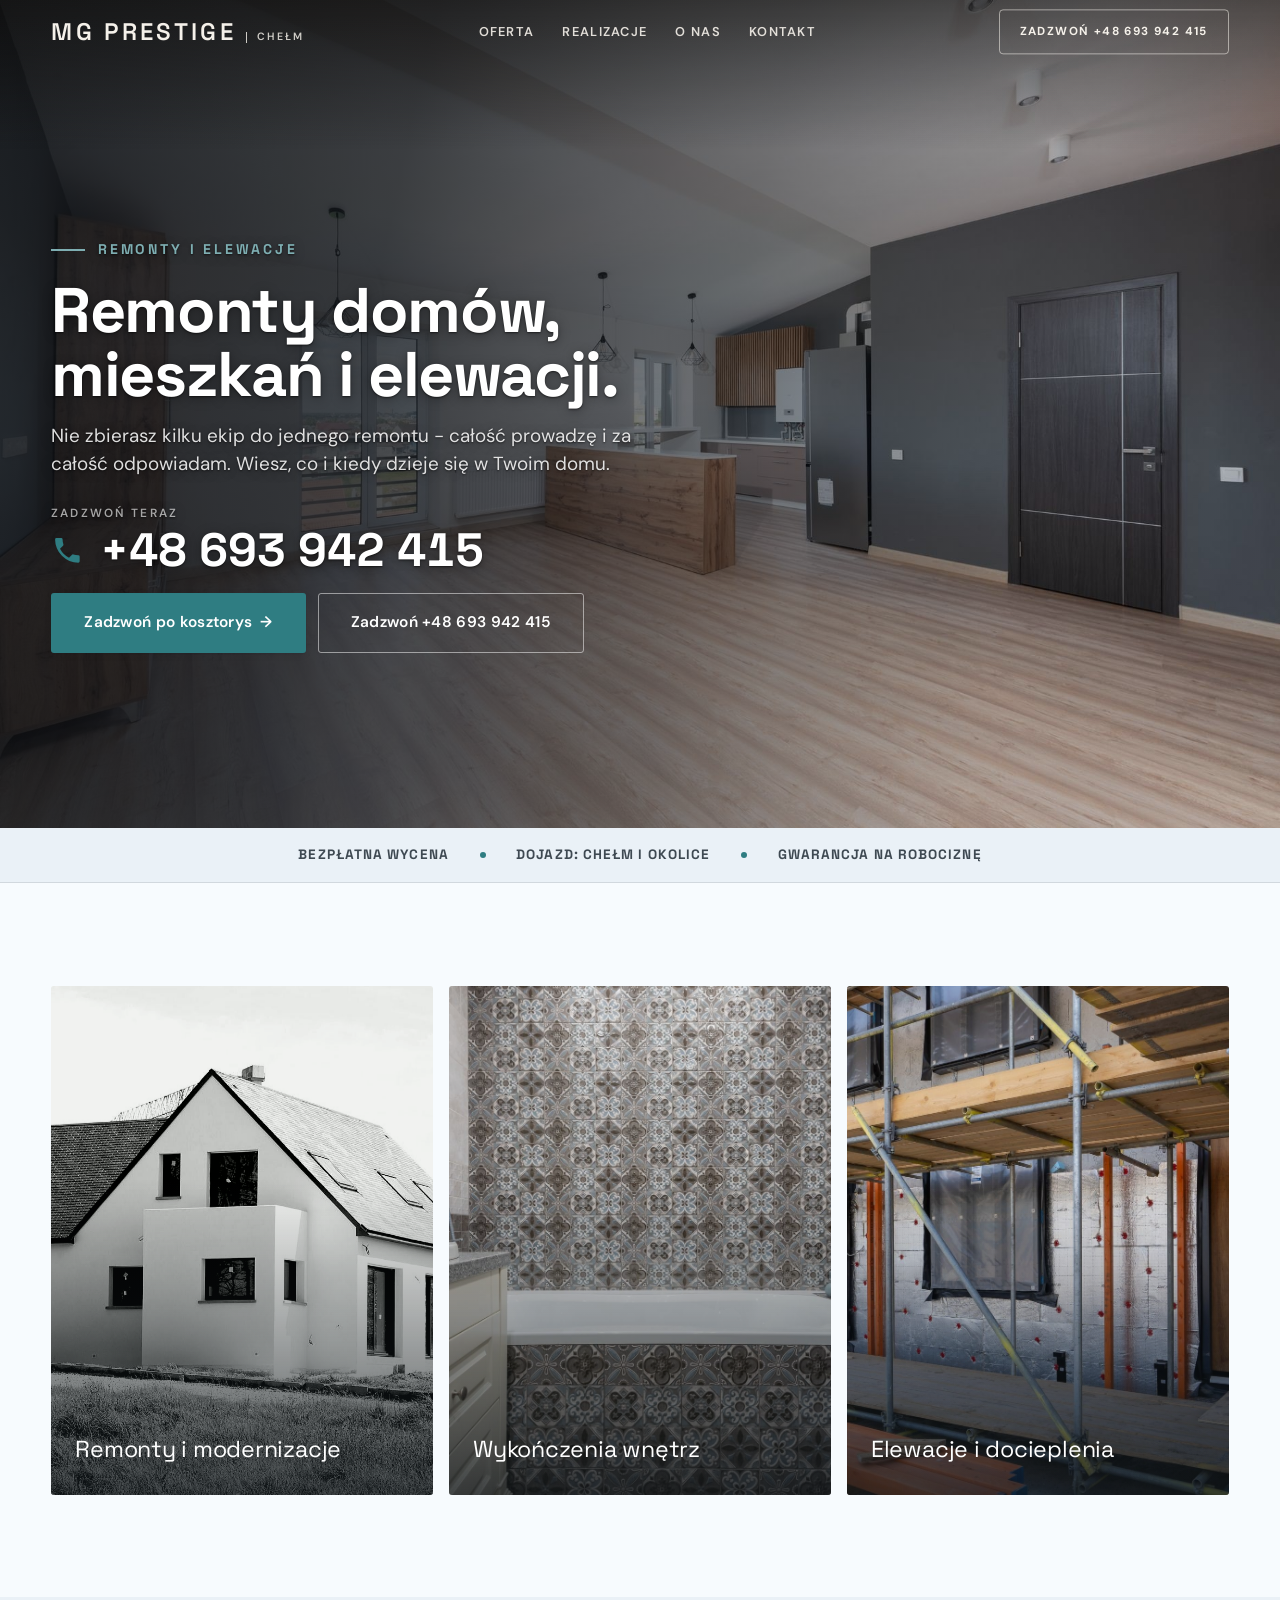
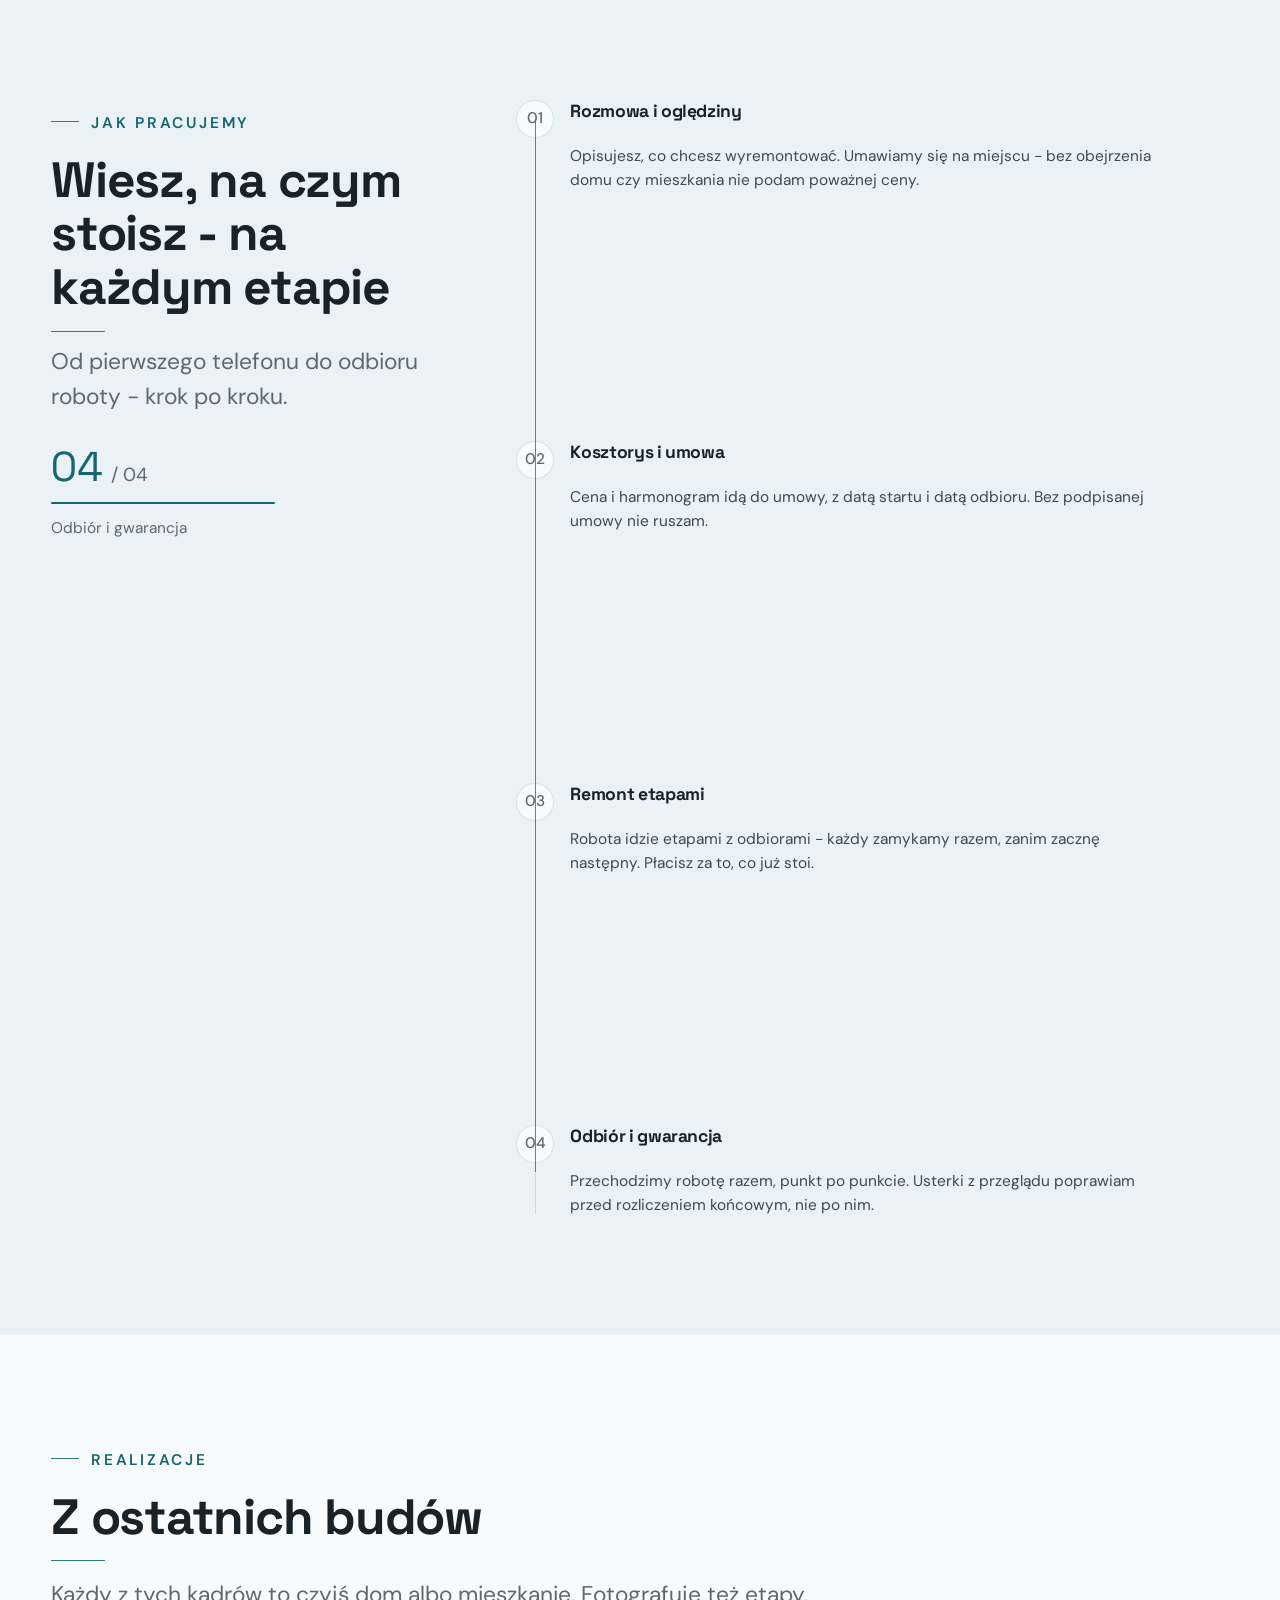
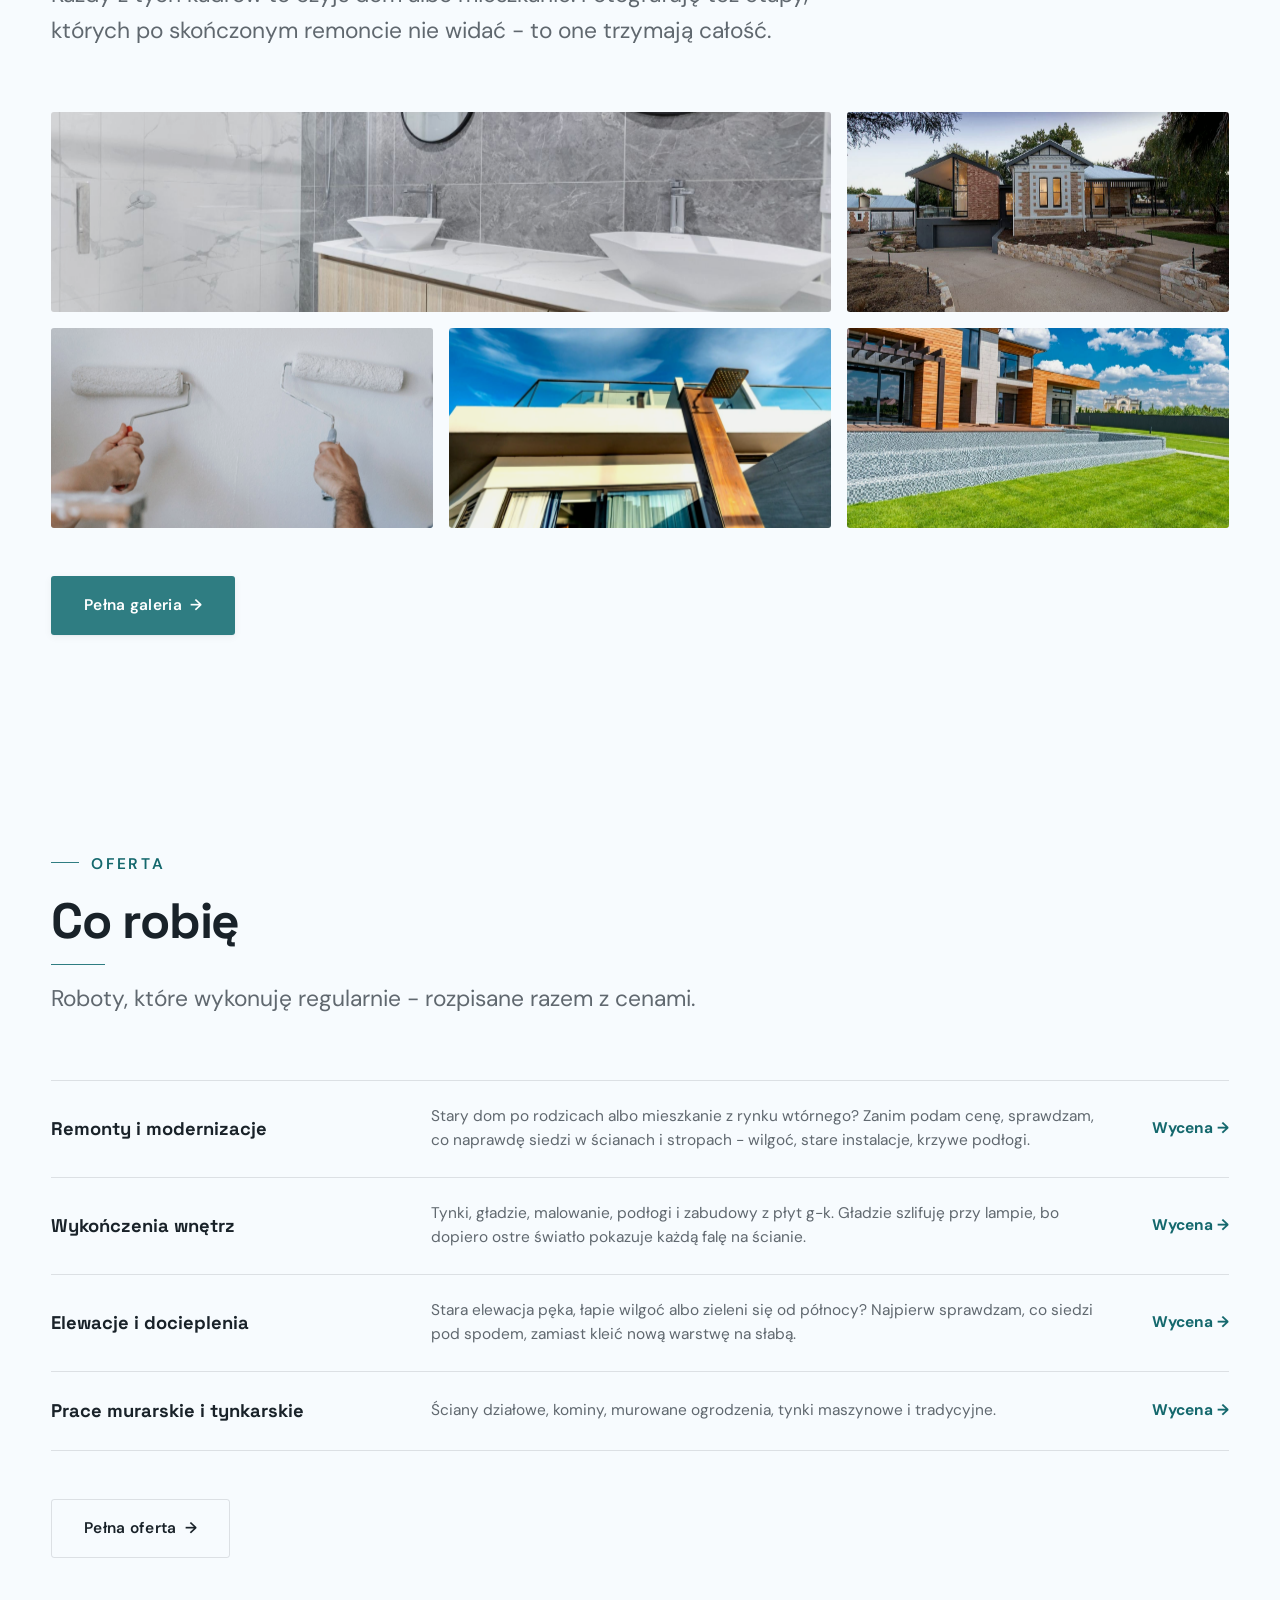
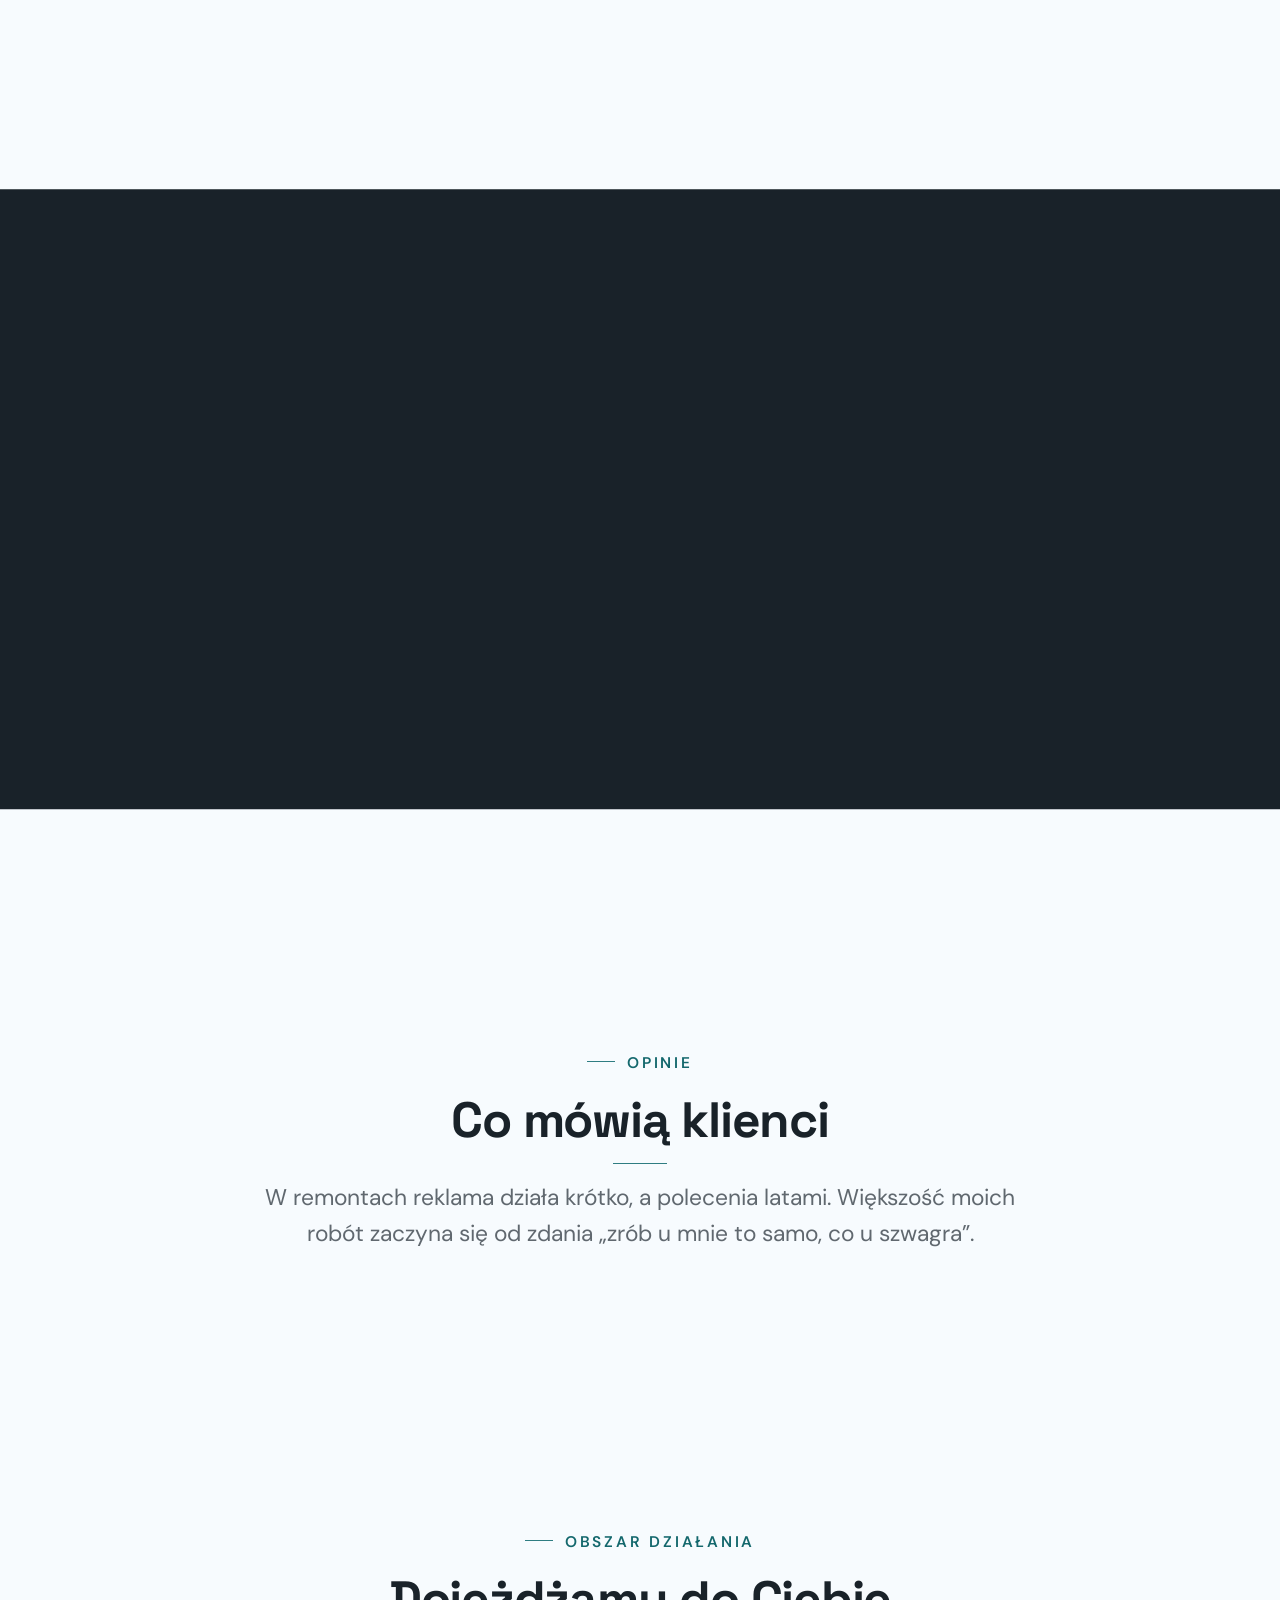
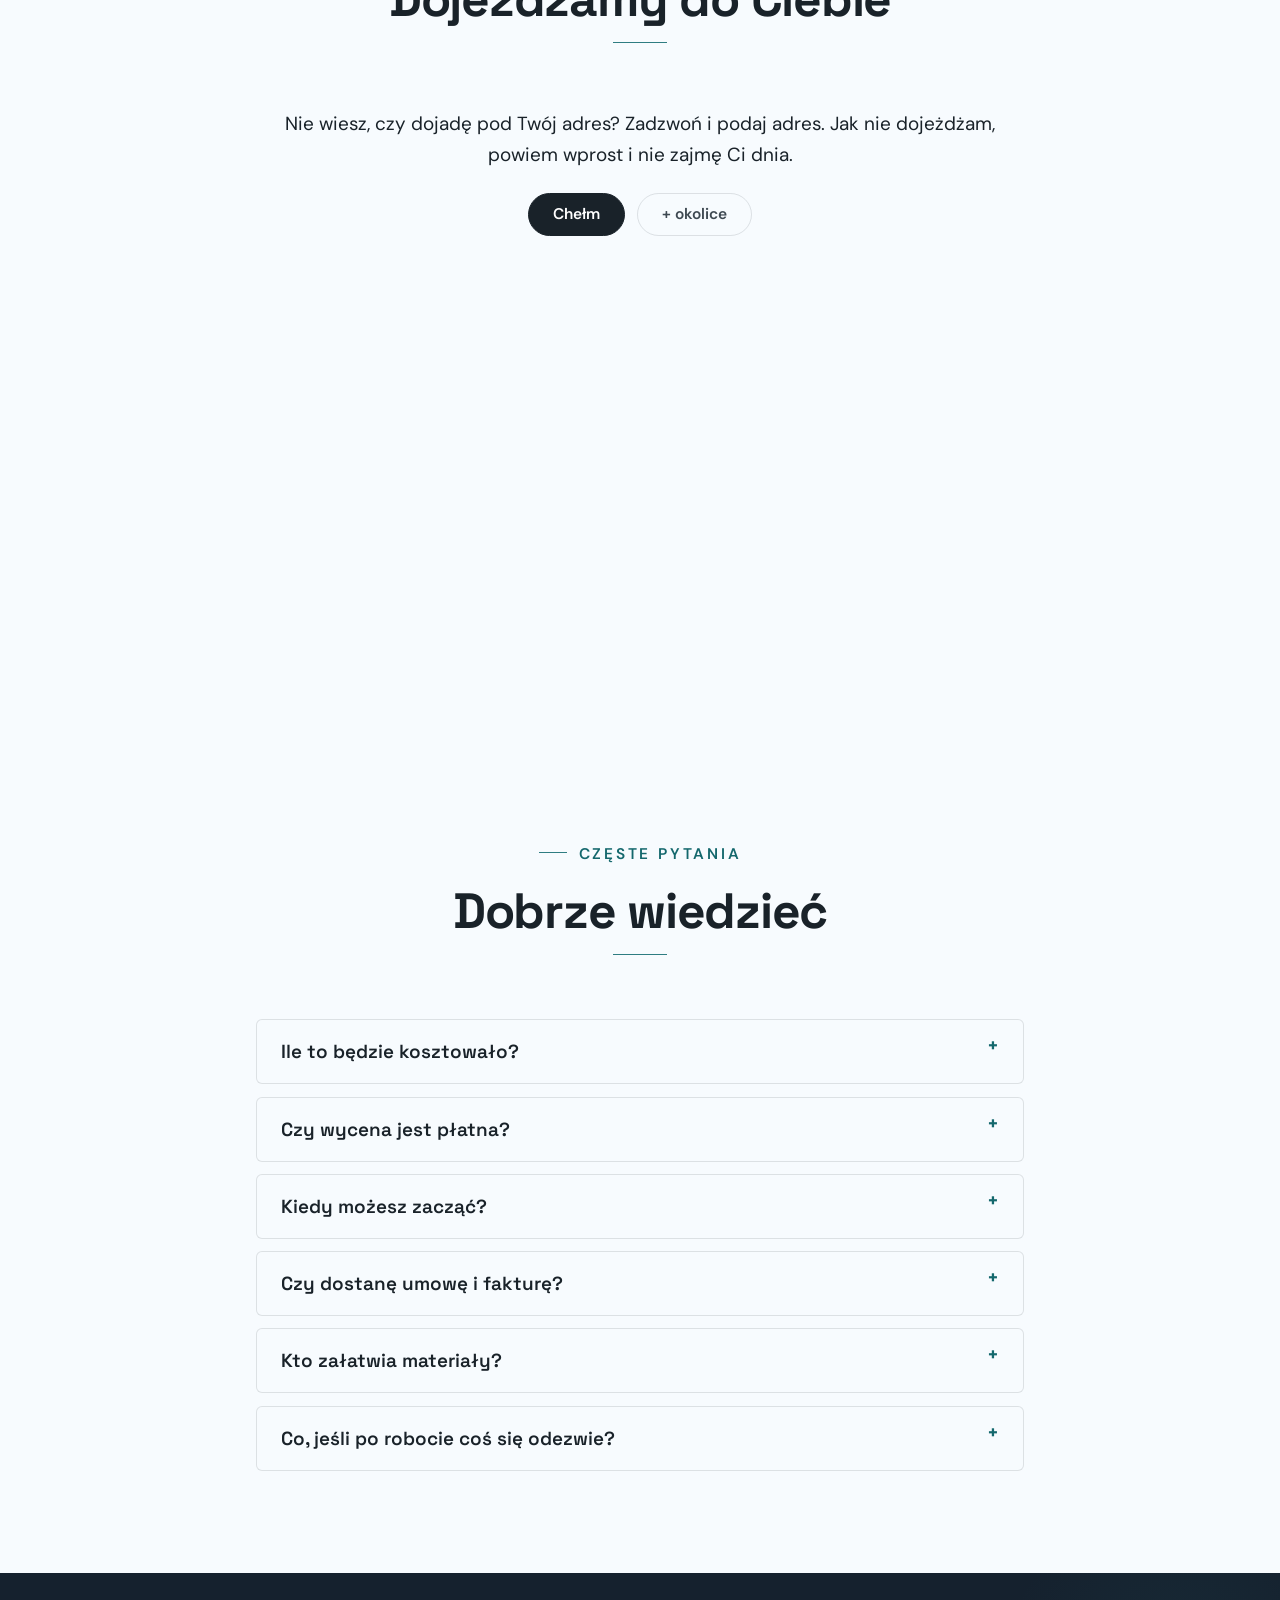
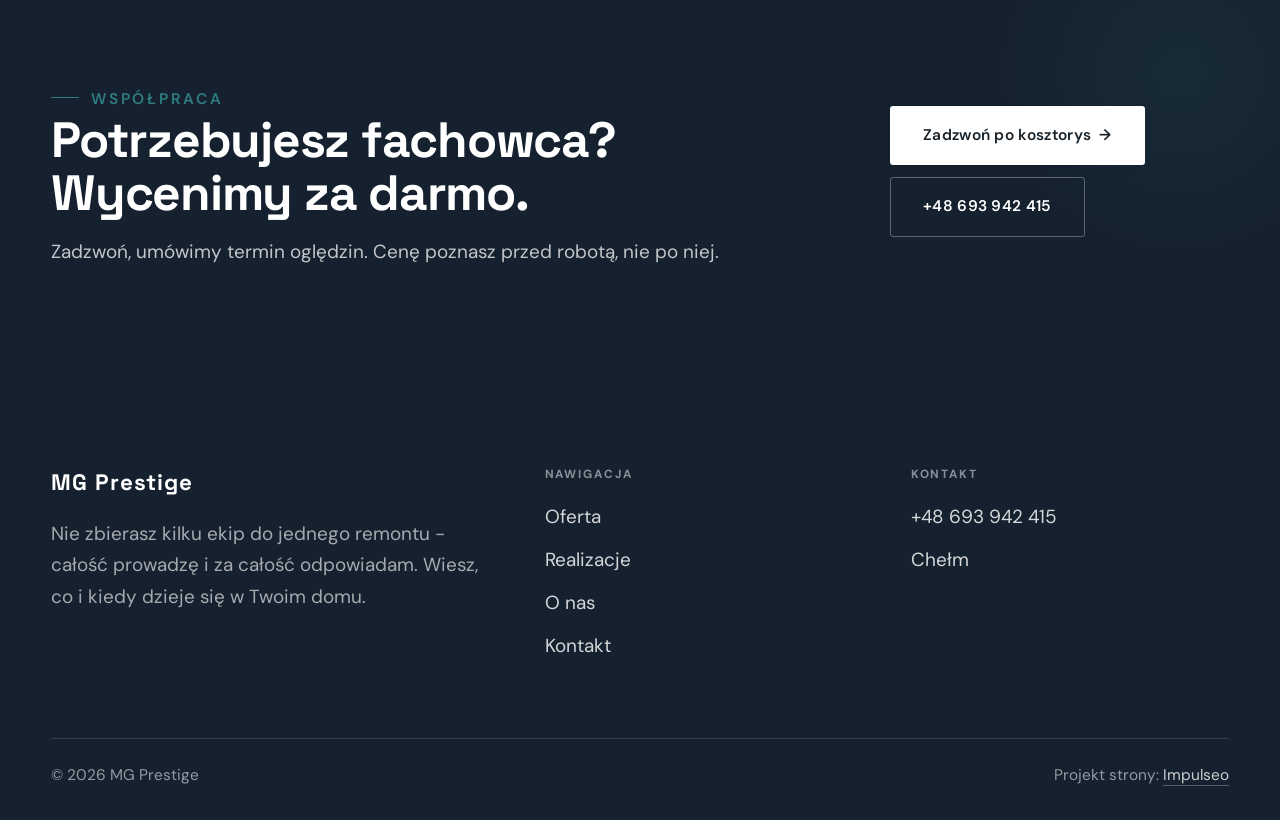
<file: index.html>
<!DOCTYPE html>
<html lang="pl">
<head>
<meta charset="UTF-8">
<meta name="viewport" content="width=device-width, initial-scale=1.0">
<title>MG Prestige - remonty i elewacje</title>
<meta name="description" content="Firma remontowa w Chełmie: remonty domów i mieszkań, wykończenia wnętrz, elewacje i docieplenia. Kosztorys i termin na piśmie przed robotą. Zadzwoń: +48 693 942 415.">
<link rel="canonical" href="https://kris20032.github.io/mg-prestige/">
<meta name="robots" content="noindex, nofollow">
<meta property="og:type" content="website">
<meta property="og:locale" content="pl_PL">
<meta property="og:site_name" content="MG Prestige">
<meta property="og:title" content="MG Prestige - remonty i elewacje">
<meta property="og:description" content="Firma remontowa w Chełmie: remonty domów i mieszkań, wykończenia wnętrz, elewacje i docieplenia. Kosztorys i termin na piśmie przed robotą. Zadzwoń: +48 693 942 415.">
<meta property="og:url" content="https://kris20032.github.io/mg-prestige/">
<meta property="og:image" content="https://kris20032.github.io/mg-prestige/img/og.jpg">
<meta property="og:image:width" content="1200">
<meta property="og:image:height" content="630">
<meta name="twitter:card" content="summary_large_image">
<script type="application/ld+json">{"@context": "https://schema.org", "@type": "GeneralContractor", "name": "MG Prestige", "url": "https://kris20032.github.io/mg-prestige/", "telephone": "+48693942415", "image": "https://kris20032.github.io/mg-prestige/img/og.jpg", "areaServed": "Chełm"}</script>
<link rel="preconnect" href="https://fonts.googleapis.com">
<link rel="preconnect" href="https://fonts.gstatic.com" crossorigin>
<link href="https://fonts.googleapis.com/css2?family=Space+Grotesk:wght@500;600;700&family=DM+Sans:opsz,wght@9..40,400;9..40,500;9..40,600&display=swap" rel="stylesheet">
<link rel="stylesheet" href="assets/styles.css?v=fe4ae9fd">
</head>
<body>

<header class="nav">
  <div class="wrap nav-inner">
    <a class="brand" href="index.html"><span class="name">MG Prestige</span><span class="sub">Chełm</span></a>
    <nav class="nav-links">
      <a href="oferta.html">Oferta</a>
      <a href="realizacje.html">Realizacje</a>
      <a href="o-nas.html">O nas</a>
      <a href="kontakt.html">Kontakt</a>
      <a href="tel:+48693942415" class="btn btn-accent">Zadzwoń +48 693 942 415</a>
    </nav>
    <button class="nav-toggle" aria-label="Menu"><span></span><span></span><span></span></button>
  </div>
</header>

<main>
<section class="hero-fach">
  <img class="hf-photo" src="img/hero.jpg" fetchpriority="high" data-rotate="img/g1.jpg|img/g2.jpg" alt="MG Prestige" width="1880" height="1253">
  <div class="hf-panel">
    <div class="hf-inner">
      <span class="hf-kicker">Remonty i elewacje</span>
      <h1 class="hf-title">Remonty domów, mieszkań i elewacji. <em></em></h1>
      <p class="hf-lead">Nie zbierasz kilku ekip do jednego remontu - całość prowadzę i za całość odpowiadam. Wiesz, co i kiedy dzieje się w Twoim domu.</p>
      <a class="hf-phone" href="tel:+48693942415"><span class="hf-phone-lab">Zadzwoń teraz</span><span class="hf-phone-num"><svg class="ico-tel" width="16" height="16" viewBox="0 0 24 24" fill="none" aria-hidden="true"><path d="M6.6 10.8a15.5 15.5 0 0 0 6.6 6.6l2.2-2.2a1 1 0 0 1 1-.24 11.4 11.4 0 0 0 3.6.58 1 1 0 0 1 1 1V20a1 1 0 0 1-1 1A17 17 0 0 1 3 4a1 1 0 0 1 1-1h3.5a1 1 0 0 1 1 1c0 1.25.2 2.46.58 3.6a1 1 0 0 1-.25 1l-2.23 2.2Z" fill="currentColor"/></svg> +48 693 942 415</span></a>
      <div class="hf-actions">
        <a href="kontakt.html" class="btn btn-accent">Zadzwoń po kosztorys <span class="arr">→</span></a>
        <a href="tel:+48693942415" class="btn btn-ghost hf-ghost">Zadzwoń +48 693 942 415</a>
      </div>
    </div>
  </div>
</section>
<section class="fach-promise">
  <div class="wrap">
    <ul class="fp-row reveal"><li>Bezpłatna wycena</li><li>Dojazd: Chełm i okolice</li><li>Gwarancja na robociznę</li></ul>
  </div>
</section>
<section class="gateways-band">
  <div class="wrap">
    <div class="gateways">
      <a href="oferta.html" class="gateway reveal"><img src="img/g3.jpg" alt="Remonty i modernizacje" loading="lazy" width="1600" height="1066" decoding="async"><span class="g-ttl">Remonty i modernizacje</span></a>
      <a href="oferta.html" class="gateway reveal"><img src="img/g4.jpg" alt="Wykończenia wnętrz" loading="lazy" width="1562" height="1028" decoding="async"><span class="g-ttl">Wykończenia wnętrz</span></a>
      <a href="oferta.html" class="gateway reveal"><img src="img/g5.jpg" alt="Elewacje i docieplenia" loading="lazy" width="1600" height="1068" decoding="async"><span class="g-ttl">Elewacje i docieplenia</span></a>
    </div>
  </div>
</section>
<section class="proces proces-os fachowcy">
  <div class="wrap proc-grid">
    <div class="proc-side">
      <div class="head reveal">
        <span class="eyebrow">Jak pracujemy</span>
        <h2>Wiesz, na czym stoisz - na każdym etapie</h2>
        <p>Od pierwszego telefonu do odbioru roboty - krok po kroku.</p>
      </div>
      <div class="proc-count" aria-hidden="true"><span class="pc-cur">01</span><span class="pc-all">/ 04</span></div>
      <div class="proc-bar" aria-hidden="true"><i></i></div>
      <p class="proc-now" aria-hidden="true">Rozmowa i oględziny</p>
    </div>
    <ol class="proces-line">
      <li class="reveal"><span class="pno">01</span><h3>Rozmowa i oględziny</h3><p>Opisujesz, co chcesz wyremontować. Umawiamy się na miejscu - bez obejrzenia domu czy mieszkania nie podam poważnej ceny.</p></li>
      <li class="reveal"><span class="pno">02</span><h3>Kosztorys i umowa</h3><p>Cena i harmonogram idą do umowy, z datą startu i datą odbioru. Bez podpisanej umowy nie ruszam.</p></li>
      <li class="reveal"><span class="pno">03</span><h3>Remont etapami</h3><p>Robota idzie etapami z odbiorami - każdy zamykamy razem, zanim zacznę następny. Płacisz za to, co już stoi.</p></li>
      <li class="reveal"><span class="pno">04</span><h3>Odbiór i gwarancja</h3><p>Przechodzimy robotę razem, punkt po punkcie. Usterki z przeglądu poprawiam przed rozliczeniem końcowym, nie po nim.</p></li>
    </ol>
  </div>
</section>
<section>
  <div class="wrap">
    <div class="head reveal">
      <span class="eyebrow">Realizacje</span>
      <h2>Z ostatnich budów</h2>
      <p>Każdy z tych kadrów to czyjś dom albo mieszkanie. Fotografuję też etapy, których po skończonym remoncie nie widać - to one trzymają całość.</p>
    </div>
    <div class="gallery">
      <div class="tile t-two3 reveal"><img src="img/g6.jpg" alt="MG Prestige" loading="lazy" width="1600" height="1066" decoding="async"></div>
      <div class="tile t-third reveal"><img src="img/g7.jpg" alt="MG Prestige" loading="lazy" width="1200" height="800" decoding="async"></div>
      <div class="tile t-third reveal"><img src="img/g8.jpg" alt="MG Prestige" loading="lazy" width="1566" height="1036" decoding="async"></div>
      <div class="tile t-third reveal"><img src="img/g9.jpg" alt="MG Prestige" loading="lazy" width="1556" height="1022" decoding="async"></div>
      <div class="tile t-third reveal"><img src="img/g10.jpg" alt="MG Prestige" loading="lazy" width="1520" height="968" decoding="async"></div>
    </div>
    <div style="margin-top:var(--space-7)" class="reveal"><a href="realizacje.html" class="btn btn-accent">Pełna galeria <span class="arr">→</span></a></div>
  </div>
</section>
<section class="fach-uslugi">
  <div class="wrap">
    <div class="head reveal">
      <span class="eyebrow">Oferta</span>
      <h2>Co robię</h2>
      <p>Roboty, które wykonuję regularnie - rozpisane razem z cenami.</p>
    </div>
    <ul class="fu-list">
      <li class="fu-row reveal"><div class="fu-name">Remonty i modernizacje</div><div class="fu-desc">Stary dom po rodzicach albo mieszkanie z rynku wtórnego? Zanim podam cenę, sprawdzam, co naprawdę siedzi w ścianach i stropach - wilgoć, stare instalacje, krzywe podłogi.</div><a class="fu-cta" href="kontakt.html">Wycena <span class="arr">→</span></a></li>
      <li class="fu-row reveal"><div class="fu-name">Wykończenia wnętrz</div><div class="fu-desc">Tynki, gładzie, malowanie, podłogi i zabudowy z płyt g-k. Gładzie szlifuję przy lampie, bo dopiero ostre światło pokazuje każdą falę na ścianie.</div><a class="fu-cta" href="kontakt.html">Wycena <span class="arr">→</span></a></li>
      <li class="fu-row reveal"><div class="fu-name">Elewacje i docieplenia</div><div class="fu-desc">Stara elewacja pęka, łapie wilgoć albo zieleni się od północy? Najpierw sprawdzam, co siedzi pod spodem, zamiast kleić nową warstwę na słabą.</div><a class="fu-cta" href="kontakt.html">Wycena <span class="arr">→</span></a></li>
      <li class="fu-row reveal"><div class="fu-name">Prace murarskie i tynkarskie</div><div class="fu-desc">Ściany działowe, kominy, murowane ogrodzenia, tynki maszynowe i tradycyjne.</div><a class="fu-cta" href="kontakt.html">Wycena <span class="arr">→</span></a></li>
    </ul>
    <div style="margin-top:var(--space-7)" class="reveal"><a href="oferta.html" class="btn btn-ghost">Pełna oferta <span class="arr">→</span></a></div>
  </div>
</section>
<section class="stopklatka" aria-hidden="true">
  <div class="stk-bg" style="background-image:url(img/g13.jpg)"></div>
</section>
<section class="opinie op-fallback">
  <div class="wrap">
    <div class="head center reveal">
      <span class="eyebrow">Opinie</span>
      <h2>Co mówią klienci</h2>
      <p>W remontach reklama działa krótko, a polecenia latami. Większość moich robót zaczyna się od zdania „zrób u mnie to samo, co u szwagra”.</p>
    </div>
  </div>
</section>
<section class="obszar">
  <div class="wrap">
    <div class="head center reveal">
      <span class="eyebrow">Obszar działania</span>
      <h2>Dojeżdżamy do Ciebie</h2>
    </div>
    <p class="obszar-txt reveal" style="text-align:center;max-width:60ch;margin:0 auto 1.4rem">Nie wiesz, czy dojadę pod Twój adres? Zadzwoń i podaj adres. Jak nie dojeżdżam, powiem wprost i nie zajmę Ci dnia.</p>
    <ul class="obszar-list reveal"><li class="is-home">Chełm</li><li>+ okolice</li></ul>
    <div class="obszar-mapa reveal" style="margin-top:var(--space-7)">
      <iframe title="Obszar działania - Chełm i okolice" src="https://maps.google.com/maps?q=51.082659%2C23.4328802&amp;z=11&amp;output=embed" loading="lazy" referrerpolicy="no-referrer-when-downgrade" style="width:100%;height:clamp(280px,38vh,420px);border:0;display:block;border-radius:var(--r-md)"></iframe>
    </div>
  </div>
</section>
<section class="faq-klinika">
  <div class="wrap">
    <div class="head center reveal">
      <span class="eyebrow">Częste pytania</span>
      <h2>Dobrze wiedzieć</h2>
    </div>
    <div class="faq-list">
      <details class="faq-item reveal"><summary>Ile to będzie kosztowało?</summary><p>Zależy od zakresu i materiałów - dlatego najpierw jadę obejrzeć i zmierzyć, a dopiero potem liczę. Dostajesz kosztorys rozpisany na pozycje, nie jedną kwotę z sufitu.</p></details>
      <details class="faq-item reveal"><summary>Czy wycena jest płatna?</summary><p>Za obejrzenie domu czy mieszkania i policzenie nie biorę pieniędzy. Płacisz za robotę, nie za kosztorys.</p></details>
      <details class="faq-item reveal"><summary>Kiedy możesz zacząć?</summary><p>Terminy ustawiam z wyprzedzeniem, bo remont prowadzę do końca, zamiast żonglować kilkoma naraz. Zadzwoń - powiem, kiedy realnie mogę wejść.</p></details>
      <details class="faq-item reveal"><summary>Czy dostanę umowę i fakturę?</summary><p>Tak, jedno i drugie. Umowa opisuje zakres, cenę, terminy i gwarancję, a fakturę dostajesz za każdy rozliczony etap.</p></details>
      <details class="faq-item reveal"><summary>Kto załatwia materiały?</summary><p>Jak wolisz. Mogę wziąć materiały na siebie, z fakturami do wglądu, albo pracować na tym, co kupisz - wtedy dostajesz ode mnie dokładną listę z ilościami.</p></details>
      <details class="faq-item reveal"><summary>Co, jeśli po robocie coś się odezwie?</summary><p>Pęknięcie na ścianie czy rysa przy oknie po roku to sprawa do naprawy, nie do dyskusji. Moja robota - moja poprawka, bez kombinowania.</p></details>
    </div>
  </div>
</section>
<section class="cta">
  <div class="wrap">
    <div class="reveal">
      <span class="eyebrow">Współpraca</span>
      <h2>Potrzebujesz fachowca? Wycenimy za darmo.</h2>
      <p>Zadzwoń, umówimy termin oględzin. Cenę poznasz przed robotą, nie po niej.</p>
    </div>
    <div class="cta-actions reveal">
      <a href="kontakt.html" class="btn btn-light">Zadzwoń po kosztorys <span class="arr">→</span></a>
      <a href="tel:+48693942415" class="btn btn-ghost btn-ghost-cta">+48 693 942 415</a>
    </div>
  </div>
</section>
</main>

<footer>
  <div class="wrap">
    <div class="foot-grid">
      <div class="foot-brand">
        <div class="name">MG Prestige</div>
        <p>Nie zbierasz kilku ekip do jednego remontu - całość prowadzę i za całość odpowiadam. Wiesz, co i kiedy dzieje się w Twoim domu.</p>
      </div>
      <div class="foot-col">
        <h4>Nawigacja</h4>
        <a href="oferta.html">Oferta</a>
        <a href="realizacje.html">Realizacje</a>
        <a href="o-nas.html">O nas</a>
        <a href="kontakt.html">Kontakt</a>
      </div>
      <div class="foot-col">
        <h4>Kontakt</h4>
        <a href="tel:+48693942415">+48 693 942 415</a>
        <p>Chełm</p>
      </div>
    </div>
    <div class="foot-bot">
      <span>© 2026 MG Prestige</span>
      <span>Projekt strony: <a class="foot-credit" href="https://impulseo.pl" target="_blank" rel="noopener">Impulseo</a></span>
    </div>
  </div>
</footer>
<div class="sticky-call"><a class="sc-call" href="tel:+48693942415"><svg class="ico-tel" width="16" height="16" viewBox="0 0 24 24" fill="none" aria-hidden="true"><path d="M6.6 10.8a15.5 15.5 0 0 0 6.6 6.6l2.2-2.2a1 1 0 0 1 1-.24 11.4 11.4 0 0 0 3.6.58 1 1 0 0 1 1 1V20a1 1 0 0 1-1 1A17 17 0 0 1 3 4a1 1 0 0 1 1-1h3.5a1 1 0 0 1 1 1c0 1.25.2 2.46.58 3.6a1 1 0 0 1-.25 1l-2.23 2.2Z" fill="currentColor"/></svg> Zadzwoń</a><a class="sc-quote" href="kontakt.html">Zadzwoń po kosztorys</a></div>
<div class="demo-wazne" data-do="2026-10-25" data-cykl="3" hidden><svg class="dw-ico" width="13" height="13" viewBox="0 0 24 24" fill="none" aria-hidden="true"><circle cx="12" cy="12" r="8.6" stroke="currentColor" stroke-width="1.8"/><path d="M12 7.2V12l3.3 2" stroke="currentColor" stroke-width="1.8" stroke-linecap="round"/></svg><span class="dw-txt"></span></div>

<script src="assets/main.js"></script>
</body>
</html>
</file>
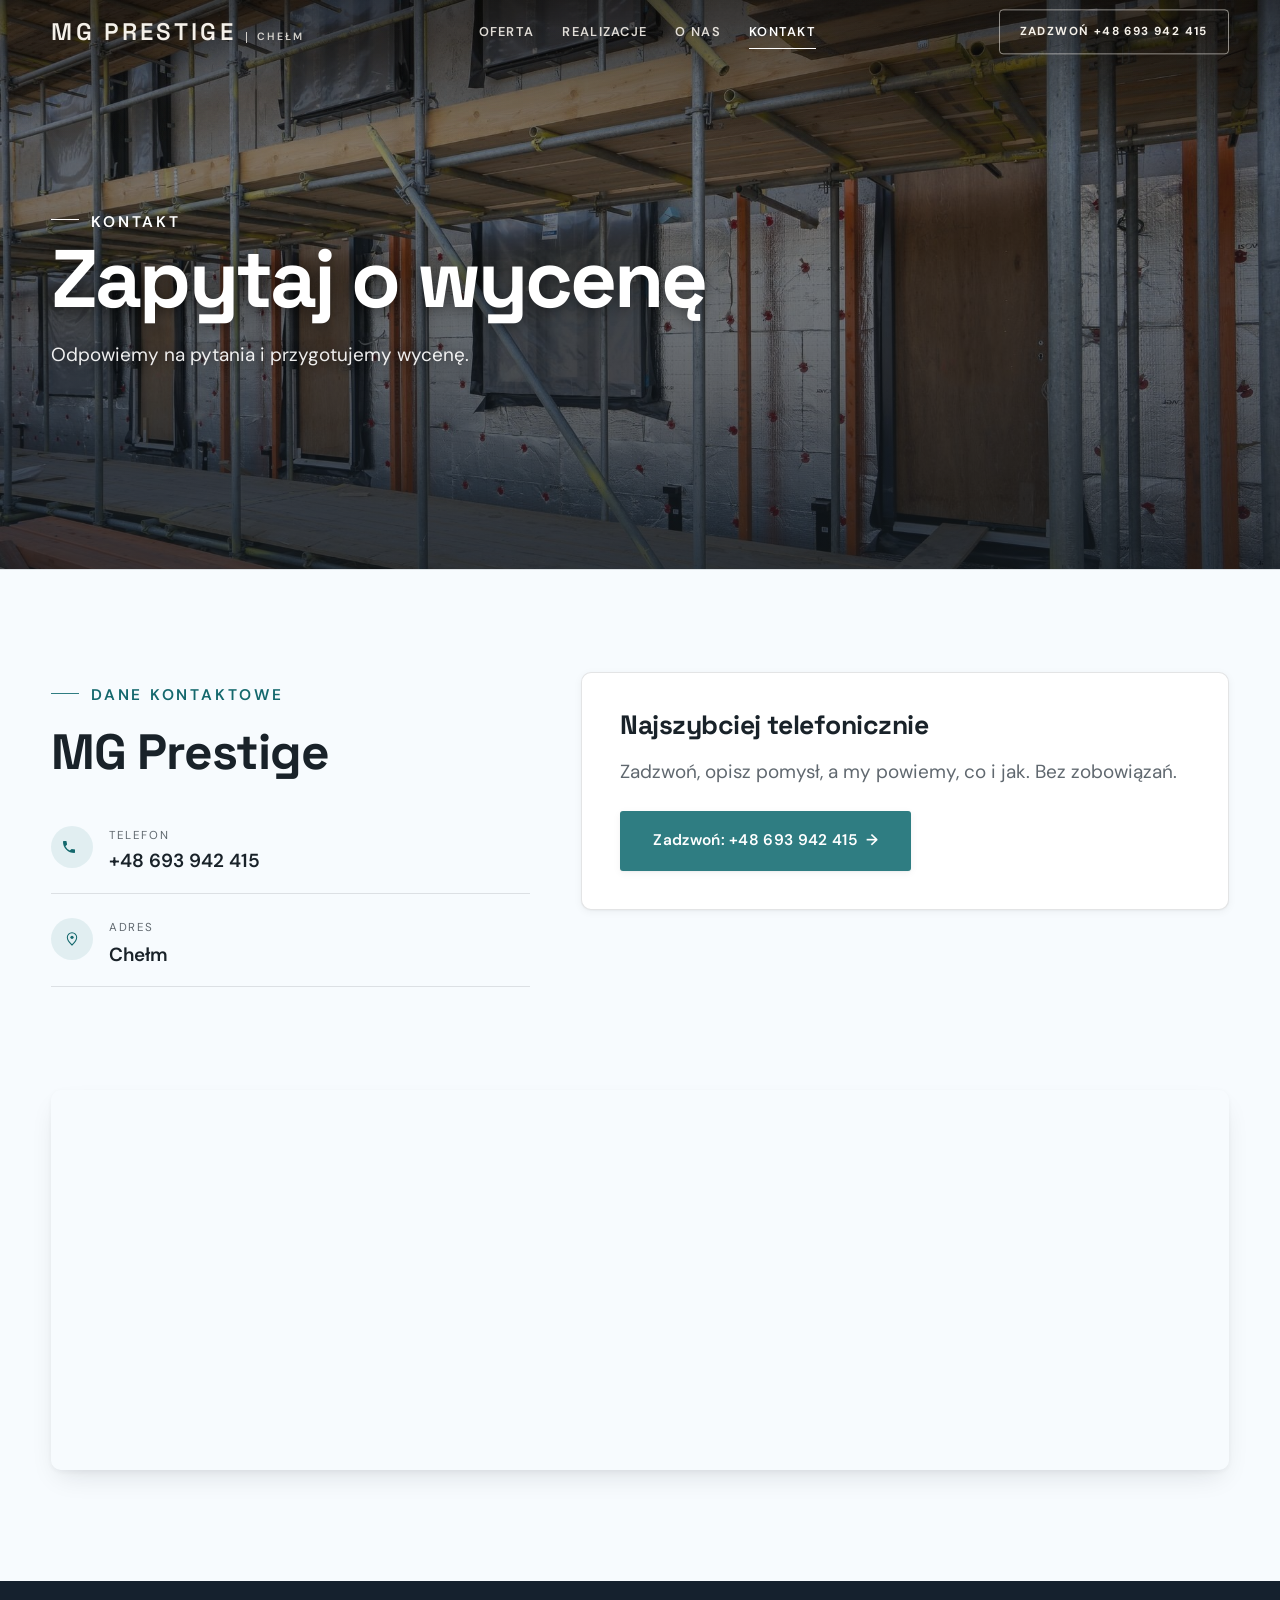
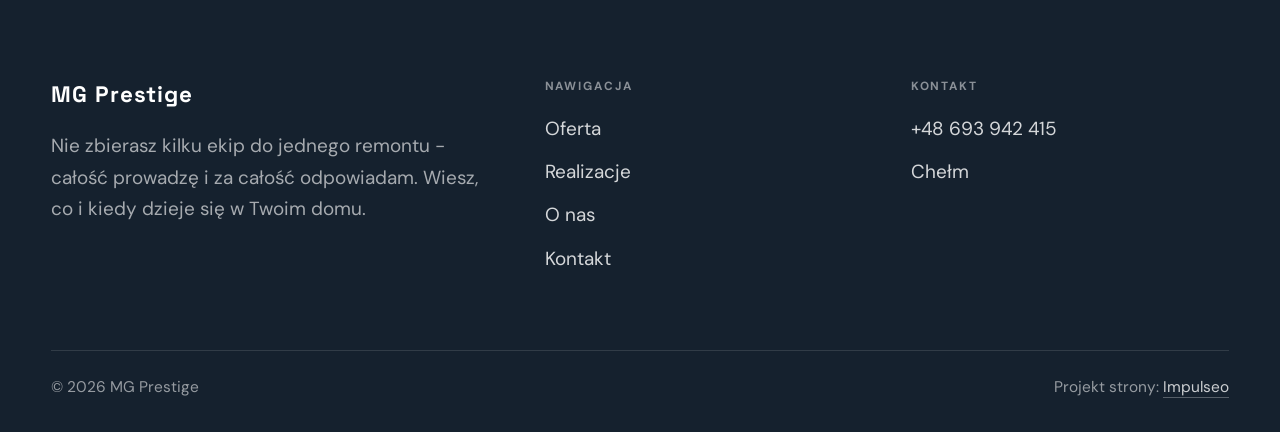
<file: kontakt.html>
<!DOCTYPE html>
<html lang="pl">
<head>
<meta charset="UTF-8">
<meta name="viewport" content="width=device-width, initial-scale=1.0">
<title>Kontakt - MG Prestige</title>
<meta name="description" content="Kontakt MG Prestige - Chełm">
<link rel="canonical" href="https://kris20032.github.io/mg-prestige/kontakt.html">
<meta name="robots" content="noindex, nofollow">
<meta property="og:type" content="website">
<meta property="og:locale" content="pl_PL">
<meta property="og:site_name" content="MG Prestige">
<meta property="og:title" content="Kontakt - MG Prestige">
<meta property="og:description" content="Kontakt MG Prestige - Chełm">
<meta property="og:url" content="https://kris20032.github.io/mg-prestige/kontakt.html">
<meta property="og:image" content="https://kris20032.github.io/mg-prestige/img/og.jpg">
<meta property="og:image:width" content="1200">
<meta property="og:image:height" content="630">
<meta name="twitter:card" content="summary_large_image">
<link rel="preconnect" href="https://fonts.googleapis.com">
<link rel="preconnect" href="https://fonts.gstatic.com" crossorigin>
<link href="https://fonts.googleapis.com/css2?family=Space+Grotesk:wght@500;600;700&family=DM+Sans:opsz,wght@9..40,400;9..40,500;9..40,600&display=swap" rel="stylesheet">
<link rel="stylesheet" href="assets/styles.css?v=fe4ae9fd">
</head>
<body>

<header class="nav">
  <div class="wrap nav-inner">
    <a class="brand" href="index.html"><span class="name">MG Prestige</span><span class="sub">Chełm</span></a>
    <nav class="nav-links">
      <a href="oferta.html">Oferta</a>
      <a href="realizacje.html">Realizacje</a>
      <a href="o-nas.html">O nas</a>
      <a href="kontakt.html" class="active" aria-current="page">Kontakt</a>
      <a href="tel:+48693942415" class="btn btn-accent">Zadzwoń +48 693 942 415</a>
    </nav>
    <button class="nav-toggle" aria-label="Menu"><span></span><span></span><span></span></button>
  </div>
</header>

<main>
<section class="pagehead">
  <img src="img/g5.jpg" alt="MG Prestige - Zapytaj o wycenę" width="1600" height="1068" decoding="async">
  <div class="wrap">
    <span class="eyebrow">Kontakt</span>
    <h1>Zapytaj o wycenę</h1>
    <p>Odpowiemy na pytania i przygotujemy wycenę.</p>
  </div>
</section>
<section>
  <div class="wrap contact-grid">
    <div class="reveal">
      <span class="eyebrow">Dane kontaktowe</span>
      <h2 style="margin:var(--space-4) 0 var(--space-6)">MG Prestige</h2>
      <div class="info-list">
        <div class="info-row"><div class="ic"><svg class="ico-tel" width="16" height="16" viewBox="0 0 24 24" fill="none" aria-hidden="true"><path d="M6.6 10.8a15.5 15.5 0 0 0 6.6 6.6l2.2-2.2a1 1 0 0 1 1-.24 11.4 11.4 0 0 0 3.6.58 1 1 0 0 1 1 1V20a1 1 0 0 1-1 1A17 17 0 0 1 3 4a1 1 0 0 1 1-1h3.5a1 1 0 0 1 1 1c0 1.25.2 2.46.58 3.6a1 1 0 0 1-.25 1l-2.23 2.2Z" fill="currentColor"/></svg></div><div><div class="lbl">Telefon</div><a class="val" href="tel:+48693942415">+48 693 942 415</a></div></div>
        <div class="info-row"><div class="ic"><svg class="ico-pin" width="16" height="16" viewBox="0 0 24 24" fill="none" aria-hidden="true"><path d="M12 21s7-6.1 7-11.5A7 7 0 0 0 5 9.5C5 14.9 12 21 12 21Z" stroke="currentColor" stroke-width="1.6" fill="none"/><circle cx="12" cy="9.5" r="2.4" fill="currentColor"/></svg></div><div><div class="lbl">Adres</div><div class="val">Chełm</div></div></div>
      </div>
    </div>
    <div class="reveal">
      <div class="form">
        <h3 style="margin-bottom:var(--space-4)">Najszybciej telefonicznie</h3>
        <p class="muted" style="margin-bottom:var(--space-5)">Zadzwoń, opisz pomysł, a my powiemy, co i jak. Bez zobowiązań.</p>
        <a href="tel:+48693942415" class="btn btn-accent" style="justify-content:center">Zadzwoń: +48 693 942 415 <span class="arr">→</span></a>
      </div>
    </div>
  </div>
</section>
<section style="padding-top:0">
  <div class="wrap reveal">
    <iframe class="map" title="MG Prestige - Chełm" src="https://maps.google.com/maps?q=51.082659%2C23.4328802&z=15&output=embed" loading="lazy" referrerpolicy="no-referrer-when-downgrade"></iframe>
  </div>
</section>
</main>

<footer>
  <div class="wrap">
    <div class="foot-grid">
      <div class="foot-brand">
        <div class="name">MG Prestige</div>
        <p>Nie zbierasz kilku ekip do jednego remontu - całość prowadzę i za całość odpowiadam. Wiesz, co i kiedy dzieje się w Twoim domu.</p>
      </div>
      <div class="foot-col">
        <h4>Nawigacja</h4>
        <a href="oferta.html">Oferta</a>
        <a href="realizacje.html">Realizacje</a>
        <a href="o-nas.html">O nas</a>
        <a href="kontakt.html">Kontakt</a>
      </div>
      <div class="foot-col">
        <h4>Kontakt</h4>
        <a href="tel:+48693942415">+48 693 942 415</a>
        <p>Chełm</p>
      </div>
    </div>
    <div class="foot-bot">
      <span>© 2026 MG Prestige</span>
      <span>Projekt strony: <a class="foot-credit" href="https://impulseo.pl" target="_blank" rel="noopener">Impulseo</a></span>
    </div>
  </div>
</footer>
<div class="sticky-call"><a class="sc-call" href="tel:+48693942415"><svg class="ico-tel" width="16" height="16" viewBox="0 0 24 24" fill="none" aria-hidden="true"><path d="M6.6 10.8a15.5 15.5 0 0 0 6.6 6.6l2.2-2.2a1 1 0 0 1 1-.24 11.4 11.4 0 0 0 3.6.58 1 1 0 0 1 1 1V20a1 1 0 0 1-1 1A17 17 0 0 1 3 4a1 1 0 0 1 1-1h3.5a1 1 0 0 1 1 1c0 1.25.2 2.46.58 3.6a1 1 0 0 1-.25 1l-2.23 2.2Z" fill="currentColor"/></svg> Zadzwoń</a><a class="sc-quote" href="kontakt.html">Zadzwoń po kosztorys</a></div>
<div class="demo-wazne" data-do="2026-10-25" data-cykl="3" hidden><svg class="dw-ico" width="13" height="13" viewBox="0 0 24 24" fill="none" aria-hidden="true"><circle cx="12" cy="12" r="8.6" stroke="currentColor" stroke-width="1.8"/><path d="M12 7.2V12l3.3 2" stroke="currentColor" stroke-width="1.8" stroke-linecap="round"/></svg><span class="dw-txt"></span></div>

<script src="assets/main.js"></script>
</body>
</html>
</file>
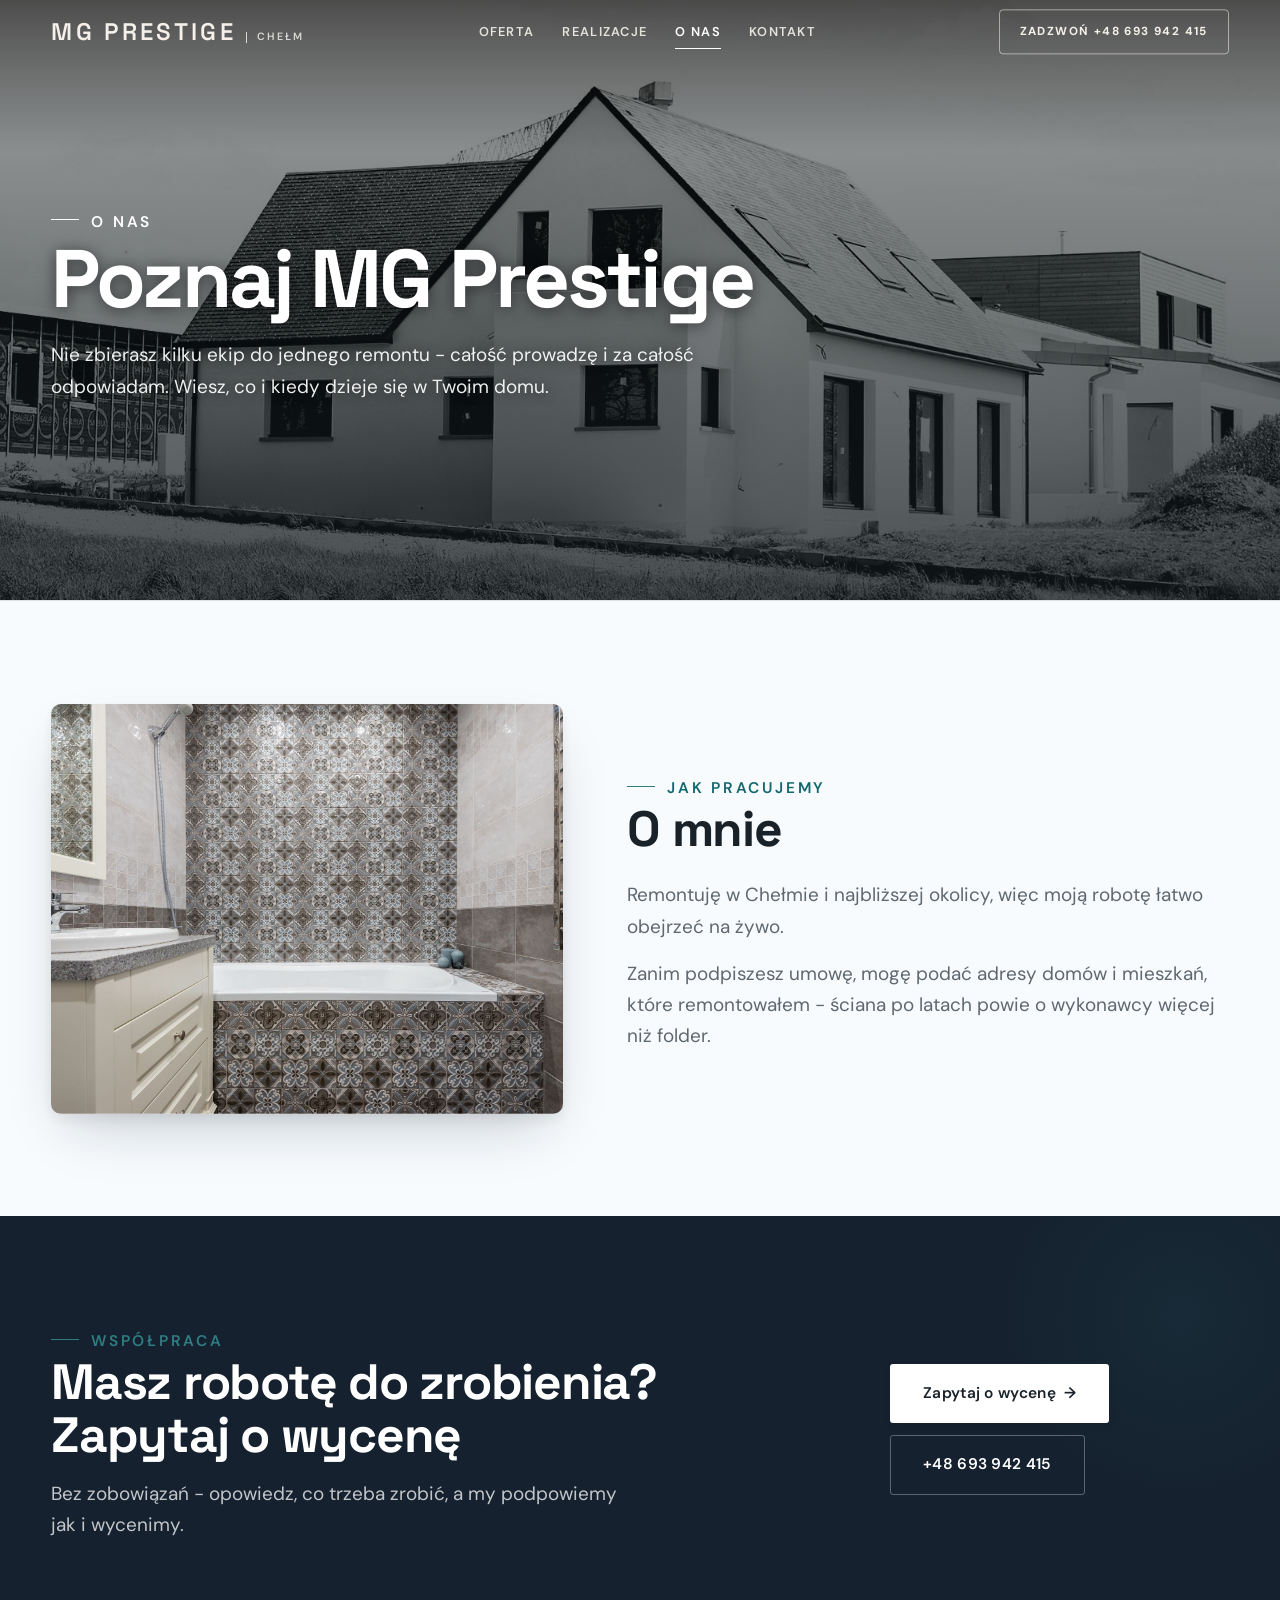
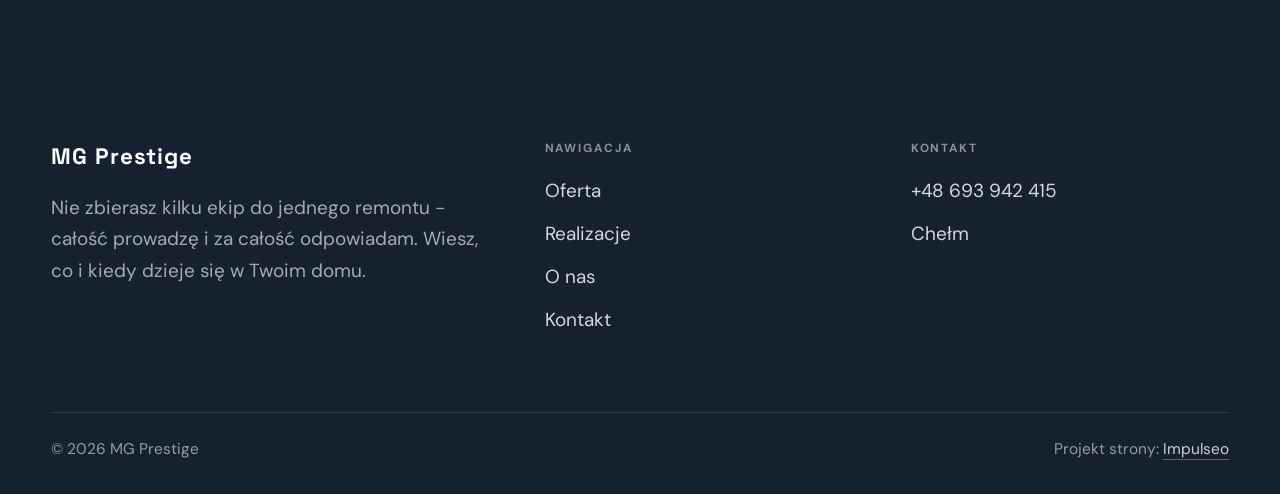
<file: o-nas.html>
<!DOCTYPE html>
<html lang="pl">
<head>
<meta charset="UTF-8">
<meta name="viewport" content="width=device-width, initial-scale=1.0">
<title>O nas - MG Prestige</title>
<meta name="description" content="Firma remontowa w Chełmie: remonty domów i mieszkań, wykończenia wnętrz, elewacje i docieplenia. Kosztorys i termin na piśmie przed robotą. Zadzwoń: +48 693 942 415.">
<link rel="canonical" href="https://kris20032.github.io/mg-prestige/o-nas.html">
<meta name="robots" content="noindex, nofollow">
<meta property="og:type" content="website">
<meta property="og:locale" content="pl_PL">
<meta property="og:site_name" content="MG Prestige">
<meta property="og:title" content="O nas - MG Prestige">
<meta property="og:description" content="Firma remontowa w Chełmie: remonty domów i mieszkań, wykończenia wnętrz, elewacje i docieplenia. Kosztorys i termin na piśmie przed robotą. Zadzwoń: +48 693 942 415.">
<meta property="og:url" content="https://kris20032.github.io/mg-prestige/o-nas.html">
<meta property="og:image" content="https://kris20032.github.io/mg-prestige/img/og.jpg">
<meta property="og:image:width" content="1200">
<meta property="og:image:height" content="630">
<meta name="twitter:card" content="summary_large_image">
<link rel="preconnect" href="https://fonts.googleapis.com">
<link rel="preconnect" href="https://fonts.gstatic.com" crossorigin>
<link href="https://fonts.googleapis.com/css2?family=Space+Grotesk:wght@500;600;700&family=DM+Sans:opsz,wght@9..40,400;9..40,500;9..40,600&display=swap" rel="stylesheet">
<link rel="stylesheet" href="assets/styles.css?v=fe4ae9fd">
</head>
<body>

<header class="nav">
  <div class="wrap nav-inner">
    <a class="brand" href="index.html"><span class="name">MG Prestige</span><span class="sub">Chełm</span></a>
    <nav class="nav-links">
      <a href="oferta.html">Oferta</a>
      <a href="realizacje.html">Realizacje</a>
      <a href="o-nas.html" class="active" aria-current="page">O nas</a>
      <a href="kontakt.html">Kontakt</a>
      <a href="tel:+48693942415" class="btn btn-accent">Zadzwoń +48 693 942 415</a>
    </nav>
    <button class="nav-toggle" aria-label="Menu"><span></span><span></span><span></span></button>
  </div>
</header>

<main>
<section class="pagehead">
  <img src="img/g3.jpg" alt="MG Prestige - Poznaj MG Prestige" width="1600" height="1066" decoding="async">
  <div class="wrap">
    <span class="eyebrow">O nas</span>
    <h1>Poznaj MG Prestige</h1>
    <p>Nie zbierasz kilku ekip do jednego remontu - całość prowadzę i za całość odpowiadam. Wiesz, co i kiedy dzieje się w Twoim domu.</p>
  </div>
</section>
<section>
  <div class="wrap split">
    <div class="split-art reveal"><img src="img/g4.jpg" alt="MG Prestige" loading="lazy" width="1562" height="1028" decoding="async"></div>
    <div class="split-copy reveal">
      <span class="eyebrow">Jak pracujemy</span>
      <h2>O mnie</h2>
      <p class="muted">Remontuję w Chełmie i najbliższej okolicy, więc moją robotę łatwo obejrzeć na żywo.</p>
      <p class="muted">Zanim podpiszesz umowę, mogę podać adresy domów i mieszkań, które remontowałem - ściana po latach powie o wykonawcy więcej niż folder.</p>
    </div>
  </div>
</section>


<section class="cta">
  <div class="wrap">
    <div class="reveal">
      <span class="eyebrow">Współpraca</span>
      <h2>Masz robotę do zrobienia? Zapytaj o wycenę</h2>
      <p>Bez zobowiązań - opowiedz, co trzeba zrobić, a my podpowiemy jak i wycenimy.</p>
    </div>
    <div class="cta-actions reveal">
      <a href="kontakt.html" class="btn btn-light">Zapytaj o wycenę <span class="arr">→</span></a>
      <a href="tel:+48693942415" class="btn btn-ghost btn-ghost-cta">+48 693 942 415</a>
    </div>
  </div>
</section>
</main>

<footer>
  <div class="wrap">
    <div class="foot-grid">
      <div class="foot-brand">
        <div class="name">MG Prestige</div>
        <p>Nie zbierasz kilku ekip do jednego remontu - całość prowadzę i za całość odpowiadam. Wiesz, co i kiedy dzieje się w Twoim domu.</p>
      </div>
      <div class="foot-col">
        <h4>Nawigacja</h4>
        <a href="oferta.html">Oferta</a>
        <a href="realizacje.html">Realizacje</a>
        <a href="o-nas.html">O nas</a>
        <a href="kontakt.html">Kontakt</a>
      </div>
      <div class="foot-col">
        <h4>Kontakt</h4>
        <a href="tel:+48693942415">+48 693 942 415</a>
        <p>Chełm</p>
      </div>
    </div>
    <div class="foot-bot">
      <span>© 2026 MG Prestige</span>
      <span>Projekt strony: <a class="foot-credit" href="https://impulseo.pl" target="_blank" rel="noopener">Impulseo</a></span>
    </div>
  </div>
</footer>
<div class="sticky-call"><a class="sc-call" href="tel:+48693942415"><svg class="ico-tel" width="16" height="16" viewBox="0 0 24 24" fill="none" aria-hidden="true"><path d="M6.6 10.8a15.5 15.5 0 0 0 6.6 6.6l2.2-2.2a1 1 0 0 1 1-.24 11.4 11.4 0 0 0 3.6.58 1 1 0 0 1 1 1V20a1 1 0 0 1-1 1A17 17 0 0 1 3 4a1 1 0 0 1 1-1h3.5a1 1 0 0 1 1 1c0 1.25.2 2.46.58 3.6a1 1 0 0 1-.25 1l-2.23 2.2Z" fill="currentColor"/></svg> Zadzwoń</a><a class="sc-quote" href="kontakt.html">Zadzwoń po kosztorys</a></div>
<div class="demo-wazne" data-do="2026-10-25" data-cykl="3" hidden><svg class="dw-ico" width="13" height="13" viewBox="0 0 24 24" fill="none" aria-hidden="true"><circle cx="12" cy="12" r="8.6" stroke="currentColor" stroke-width="1.8"/><path d="M12 7.2V12l3.3 2" stroke="currentColor" stroke-width="1.8" stroke-linecap="round"/></svg><span class="dw-txt"></span></div>

<script src="assets/main.js"></script>
</body>
</html>
</file>
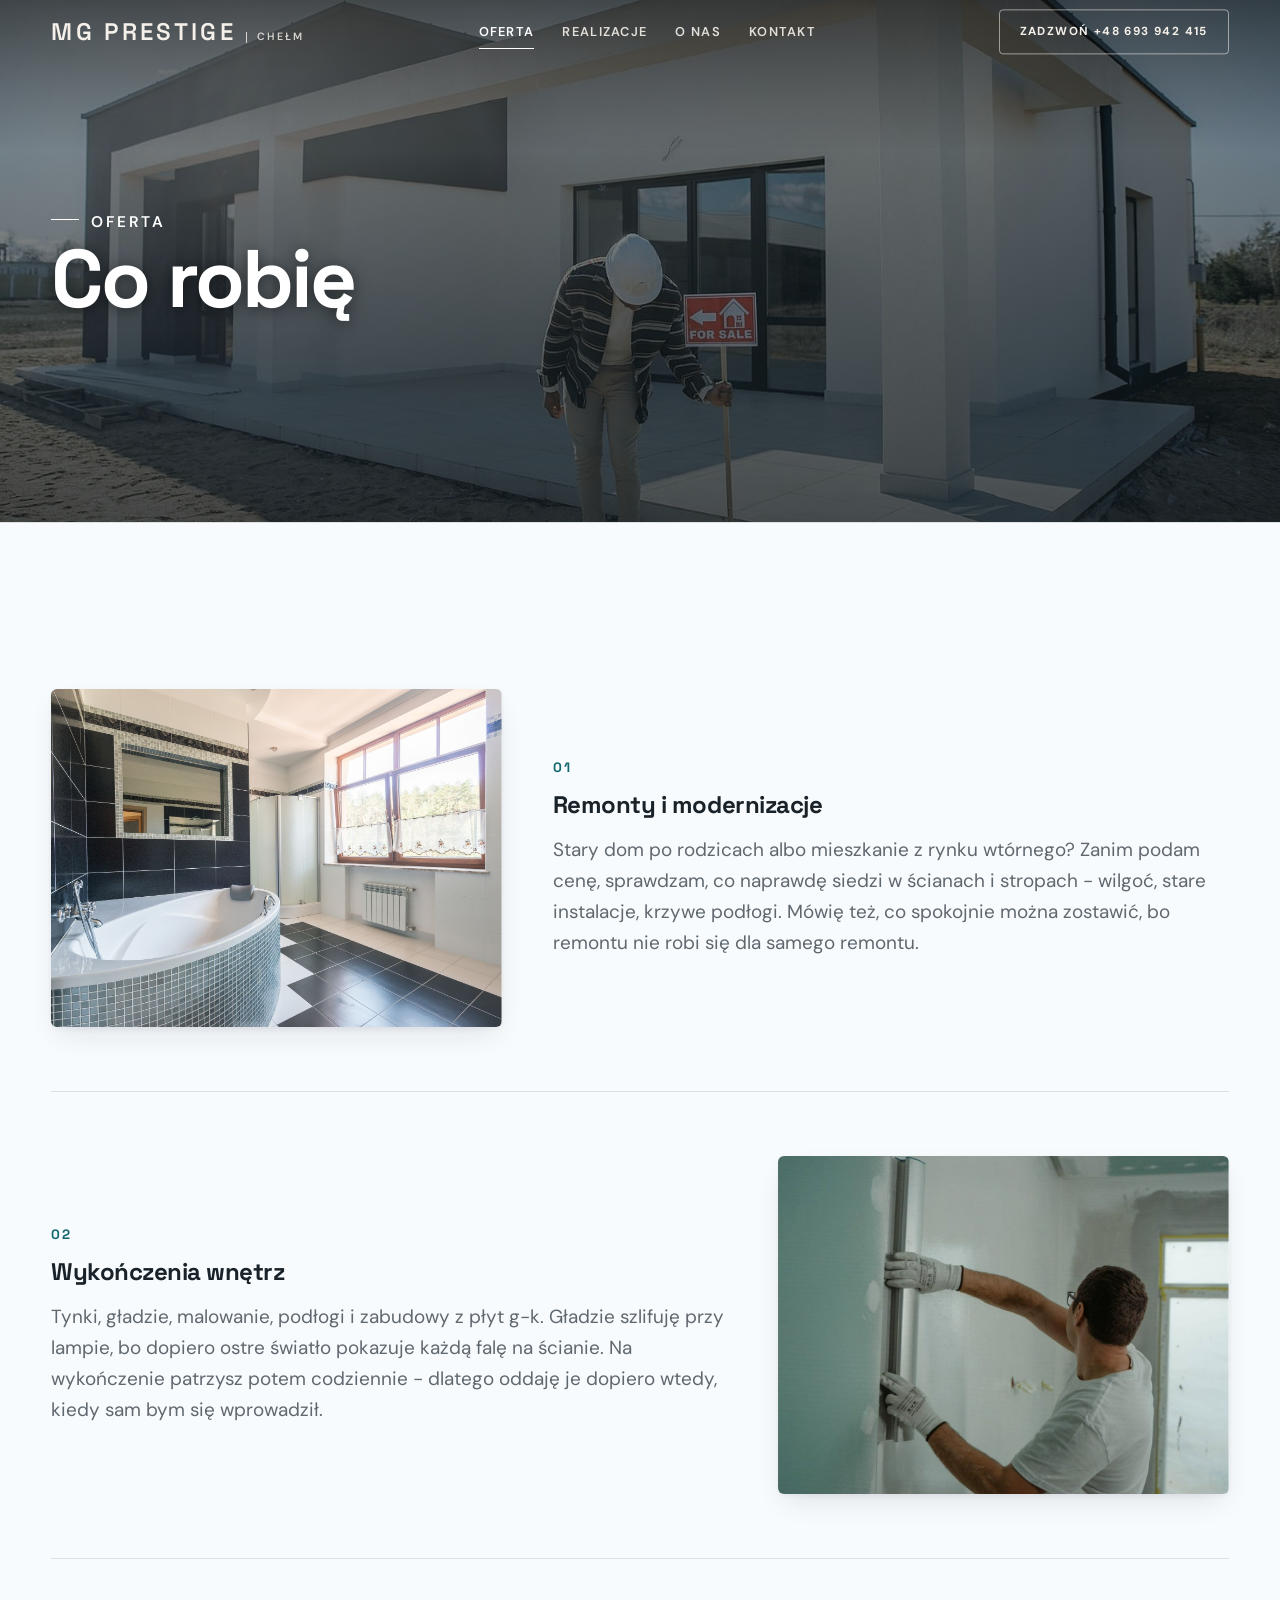
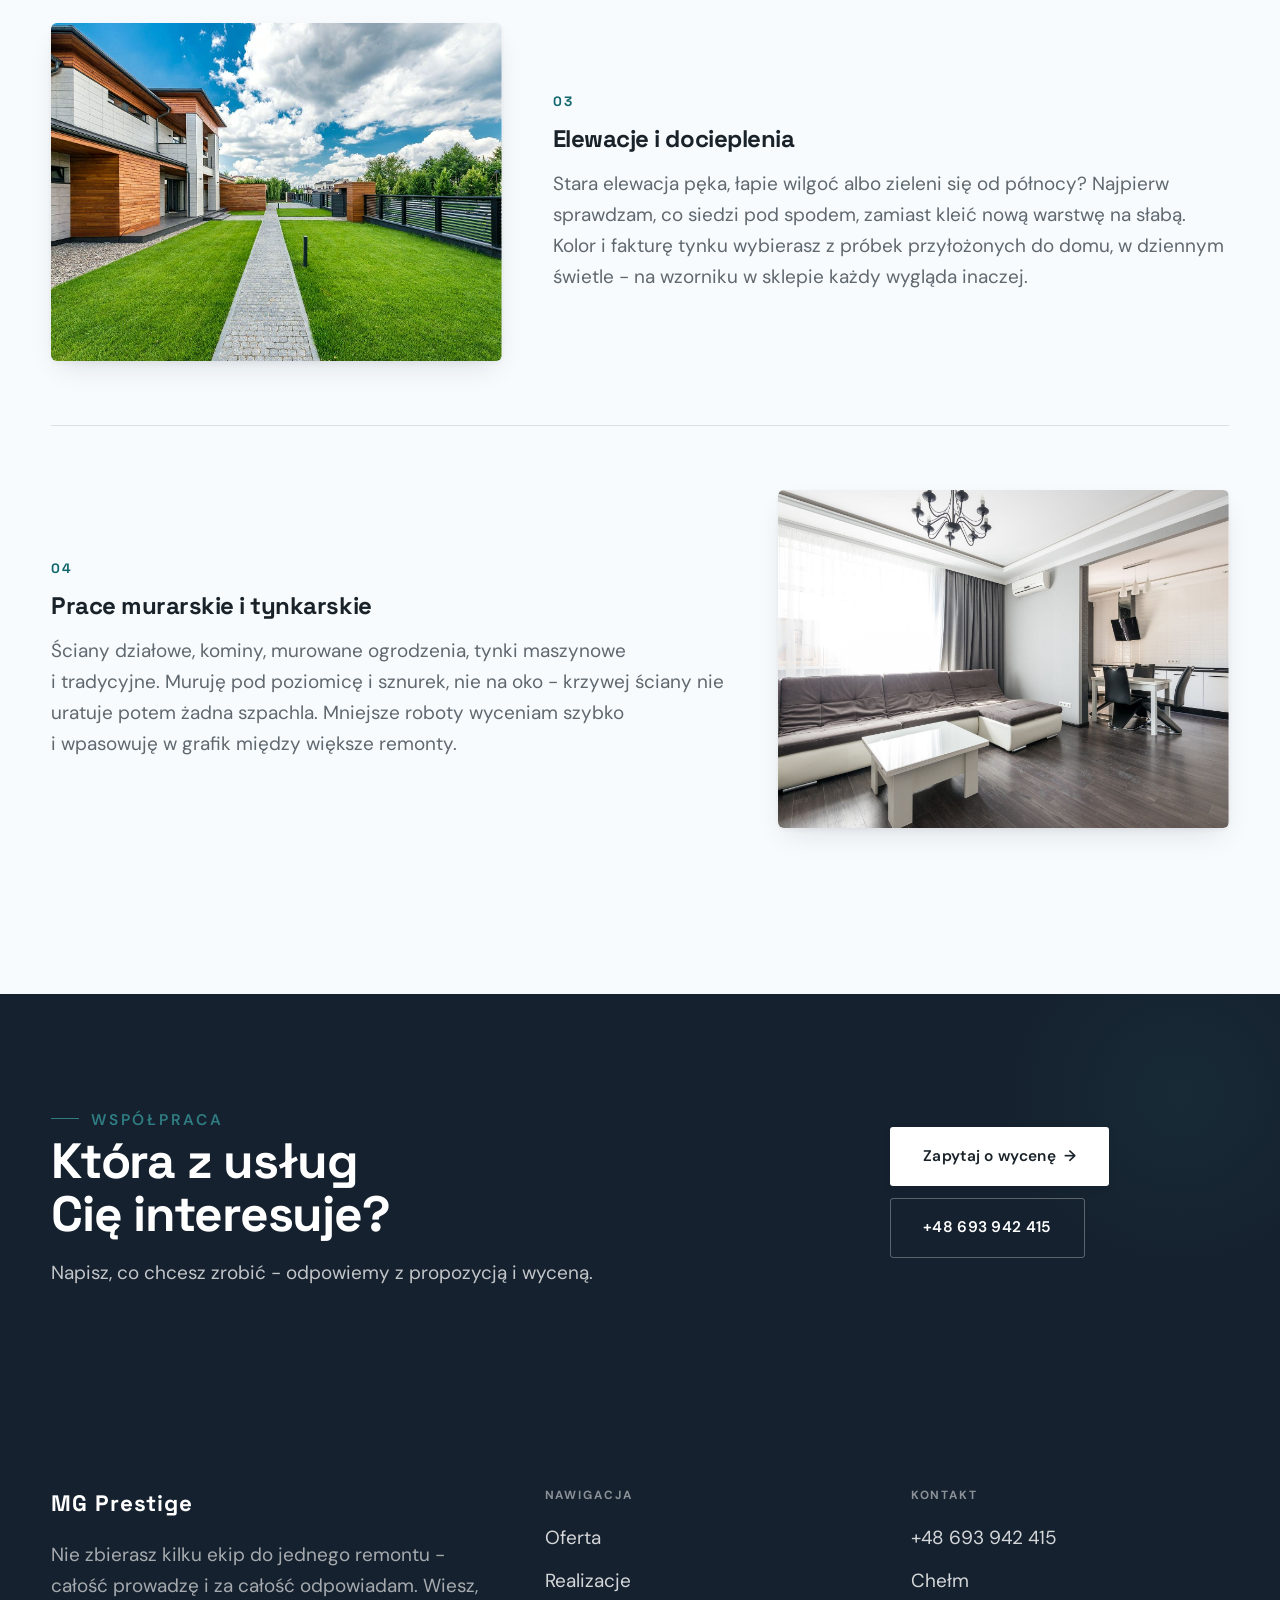
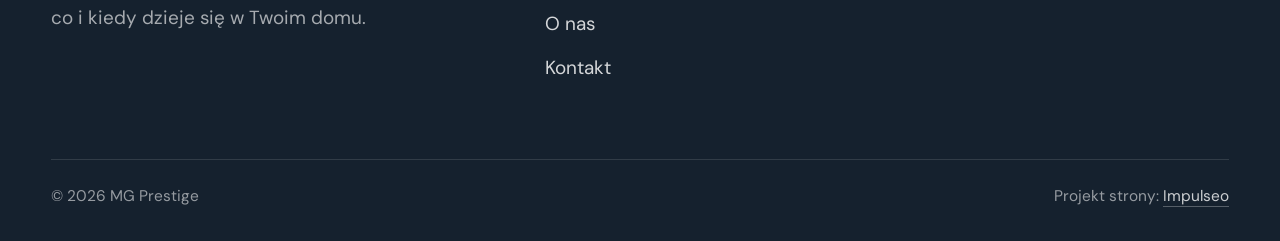
<file: oferta.html>
<!DOCTYPE html>
<html lang="pl">
<head>
<meta charset="UTF-8">
<meta name="viewport" content="width=device-width, initial-scale=1.0">
<title>Oferta - MG Prestige</title>
<meta name="description" content="Firma remontowa w Chełmie: remonty domów i mieszkań, wykończenia wnętrz, elewacje i docieplenia. Kosztorys i termin na piśmie przed robotą. Zadzwoń: +48 693 942 415.">
<link rel="canonical" href="https://kris20032.github.io/mg-prestige/oferta.html">
<meta name="robots" content="noindex, nofollow">
<meta property="og:type" content="website">
<meta property="og:locale" content="pl_PL">
<meta property="og:site_name" content="MG Prestige">
<meta property="og:title" content="Oferta - MG Prestige">
<meta property="og:description" content="Firma remontowa w Chełmie: remonty domów i mieszkań, wykończenia wnętrz, elewacje i docieplenia. Kosztorys i termin na piśmie przed robotą. Zadzwoń: +48 693 942 415.">
<meta property="og:url" content="https://kris20032.github.io/mg-prestige/oferta.html">
<meta property="og:image" content="https://kris20032.github.io/mg-prestige/img/og.jpg">
<meta property="og:image:width" content="1200">
<meta property="og:image:height" content="630">
<meta name="twitter:card" content="summary_large_image">
<link rel="preconnect" href="https://fonts.googleapis.com">
<link rel="preconnect" href="https://fonts.gstatic.com" crossorigin>
<link href="https://fonts.googleapis.com/css2?family=Space+Grotesk:wght@500;600;700&family=DM+Sans:opsz,wght@9..40,400;9..40,500;9..40,600&display=swap" rel="stylesheet">
<link rel="stylesheet" href="assets/styles.css?v=fe4ae9fd">
</head>
<body>

<header class="nav">
  <div class="wrap nav-inner">
    <a class="brand" href="index.html"><span class="name">MG Prestige</span><span class="sub">Chełm</span></a>
    <nav class="nav-links">
      <a href="oferta.html" class="active" aria-current="page">Oferta</a>
      <a href="realizacje.html">Realizacje</a>
      <a href="o-nas.html">O nas</a>
      <a href="kontakt.html">Kontakt</a>
      <a href="tel:+48693942415" class="btn btn-accent">Zadzwoń +48 693 942 415</a>
    </nav>
    <button class="nav-toggle" aria-label="Menu"><span></span><span></span><span></span></button>
  </div>
</header>

<main>
<section class="pagehead">
  <img src="img/g2.jpg" alt="MG Prestige - Co robię" width="1600" height="1068" decoding="async">
  <div class="wrap">
    <span class="eyebrow">Oferta</span>
    <h1>Co robię</h1>
  </div>
</section>
<section>
  <div class="wrap">
    <div class="svc-row reveal">
      <div class="svc-row-art"><img src="img/g12.jpg" alt="Remonty i modernizacje" loading="lazy" width="1556" height="1020" decoding="async"></div>
      <div>
        <span class="num">01</span>
        <h3>Remonty i modernizacje</h3>
        <p class="muted">Stary dom po rodzicach albo mieszkanie z rynku wtórnego? Zanim podam cenę, sprawdzam, co naprawdę siedzi w ścianach i stropach - wilgoć, stare instalacje, krzywe podłogi. Mówię też, co spokojnie można zostawić, bo remontu nie robi się dla samego remontu.</p>
      </div>
    </div>
    <div class="svc-row rev reveal">
      <div class="svc-row-art"><img src="img/g14.jpg" alt="Wykończenia wnętrz" loading="lazy" width="1516" height="960" decoding="async"></div>
      <div>
        <span class="num">02</span>
        <h3>Wykończenia wnętrz</h3>
        <p class="muted">Tynki, gładzie, malowanie, podłogi i zabudowy z płyt g-k. Gładzie szlifuję przy lampie, bo dopiero ostre światło pokazuje każdą falę na ścianie. Na wykończenie patrzysz potem codziennie - dlatego oddaję je dopiero wtedy, kiedy sam bym się wprowadził.</p>
      </div>
    </div>
    <div class="svc-row reveal">
      <div class="svc-row-art"><img src="img/about.jpg" alt="Elewacje i docieplenia" loading="lazy" width="1600" height="1068" decoding="async"></div>
      <div>
        <span class="num">03</span>
        <h3>Elewacje i docieplenia</h3>
        <p class="muted">Stara elewacja pęka, łapie wilgoć albo zieleni się od północy? Najpierw sprawdzam, co siedzi pod spodem, zamiast kleić nową warstwę na słabą. Kolor i fakturę tynku wybierasz z próbek przyłożonych do domu, w dziennym świetle - na wzorniku w sklepie każdy wygląda inaczej.</p>
      </div>
    </div>
    <div class="svc-row rev reveal">
      <div class="svc-row-art"><img src="img/g1.jpg" alt="Prace murarskie i tynkarskie" loading="lazy" width="1548" height="1008" decoding="async"></div>
      <div>
        <span class="num">04</span>
        <h3>Prace murarskie i tynkarskie</h3>
        <p class="muted">Ściany działowe, kominy, murowane ogrodzenia, tynki maszynowe i tradycyjne. Muruję pod poziomicę i sznurek, nie na oko - krzywej ściany nie uratuje potem żadna szpachla. Mniejsze roboty wyceniam szybko i wpasowuję w grafik między większe remonty.</p>
      </div>
    </div>
  </div>
</section>

<section class="cta">
  <div class="wrap">
    <div class="reveal">
      <span class="eyebrow">Współpraca</span>
      <h2>Która z usług Cię interesuje?</h2>
      <p>Napisz, co chcesz zrobić - odpowiemy z propozycją i wyceną.</p>
    </div>
    <div class="cta-actions reveal">
      <a href="kontakt.html" class="btn btn-light">Zapytaj o wycenę <span class="arr">→</span></a>
      <a href="tel:+48693942415" class="btn btn-ghost btn-ghost-cta">+48 693 942 415</a>
    </div>
  </div>
</section>
</main>

<footer>
  <div class="wrap">
    <div class="foot-grid">
      <div class="foot-brand">
        <div class="name">MG Prestige</div>
        <p>Nie zbierasz kilku ekip do jednego remontu - całość prowadzę i za całość odpowiadam. Wiesz, co i kiedy dzieje się w Twoim domu.</p>
      </div>
      <div class="foot-col">
        <h4>Nawigacja</h4>
        <a href="oferta.html">Oferta</a>
        <a href="realizacje.html">Realizacje</a>
        <a href="o-nas.html">O nas</a>
        <a href="kontakt.html">Kontakt</a>
      </div>
      <div class="foot-col">
        <h4>Kontakt</h4>
        <a href="tel:+48693942415">+48 693 942 415</a>
        <p>Chełm</p>
      </div>
    </div>
    <div class="foot-bot">
      <span>© 2026 MG Prestige</span>
      <span>Projekt strony: <a class="foot-credit" href="https://impulseo.pl" target="_blank" rel="noopener">Impulseo</a></span>
    </div>
  </div>
</footer>
<div class="sticky-call"><a class="sc-call" href="tel:+48693942415"><svg class="ico-tel" width="16" height="16" viewBox="0 0 24 24" fill="none" aria-hidden="true"><path d="M6.6 10.8a15.5 15.5 0 0 0 6.6 6.6l2.2-2.2a1 1 0 0 1 1-.24 11.4 11.4 0 0 0 3.6.58 1 1 0 0 1 1 1V20a1 1 0 0 1-1 1A17 17 0 0 1 3 4a1 1 0 0 1 1-1h3.5a1 1 0 0 1 1 1c0 1.25.2 2.46.58 3.6a1 1 0 0 1-.25 1l-2.23 2.2Z" fill="currentColor"/></svg> Zadzwoń</a><a class="sc-quote" href="kontakt.html">Zadzwoń po kosztorys</a></div>
<div class="demo-wazne" data-do="2026-10-25" data-cykl="3" hidden><svg class="dw-ico" width="13" height="13" viewBox="0 0 24 24" fill="none" aria-hidden="true"><circle cx="12" cy="12" r="8.6" stroke="currentColor" stroke-width="1.8"/><path d="M12 7.2V12l3.3 2" stroke="currentColor" stroke-width="1.8" stroke-linecap="round"/></svg><span class="dw-txt"></span></div>

<script src="assets/main.js"></script>
</body>
</html>
</file>
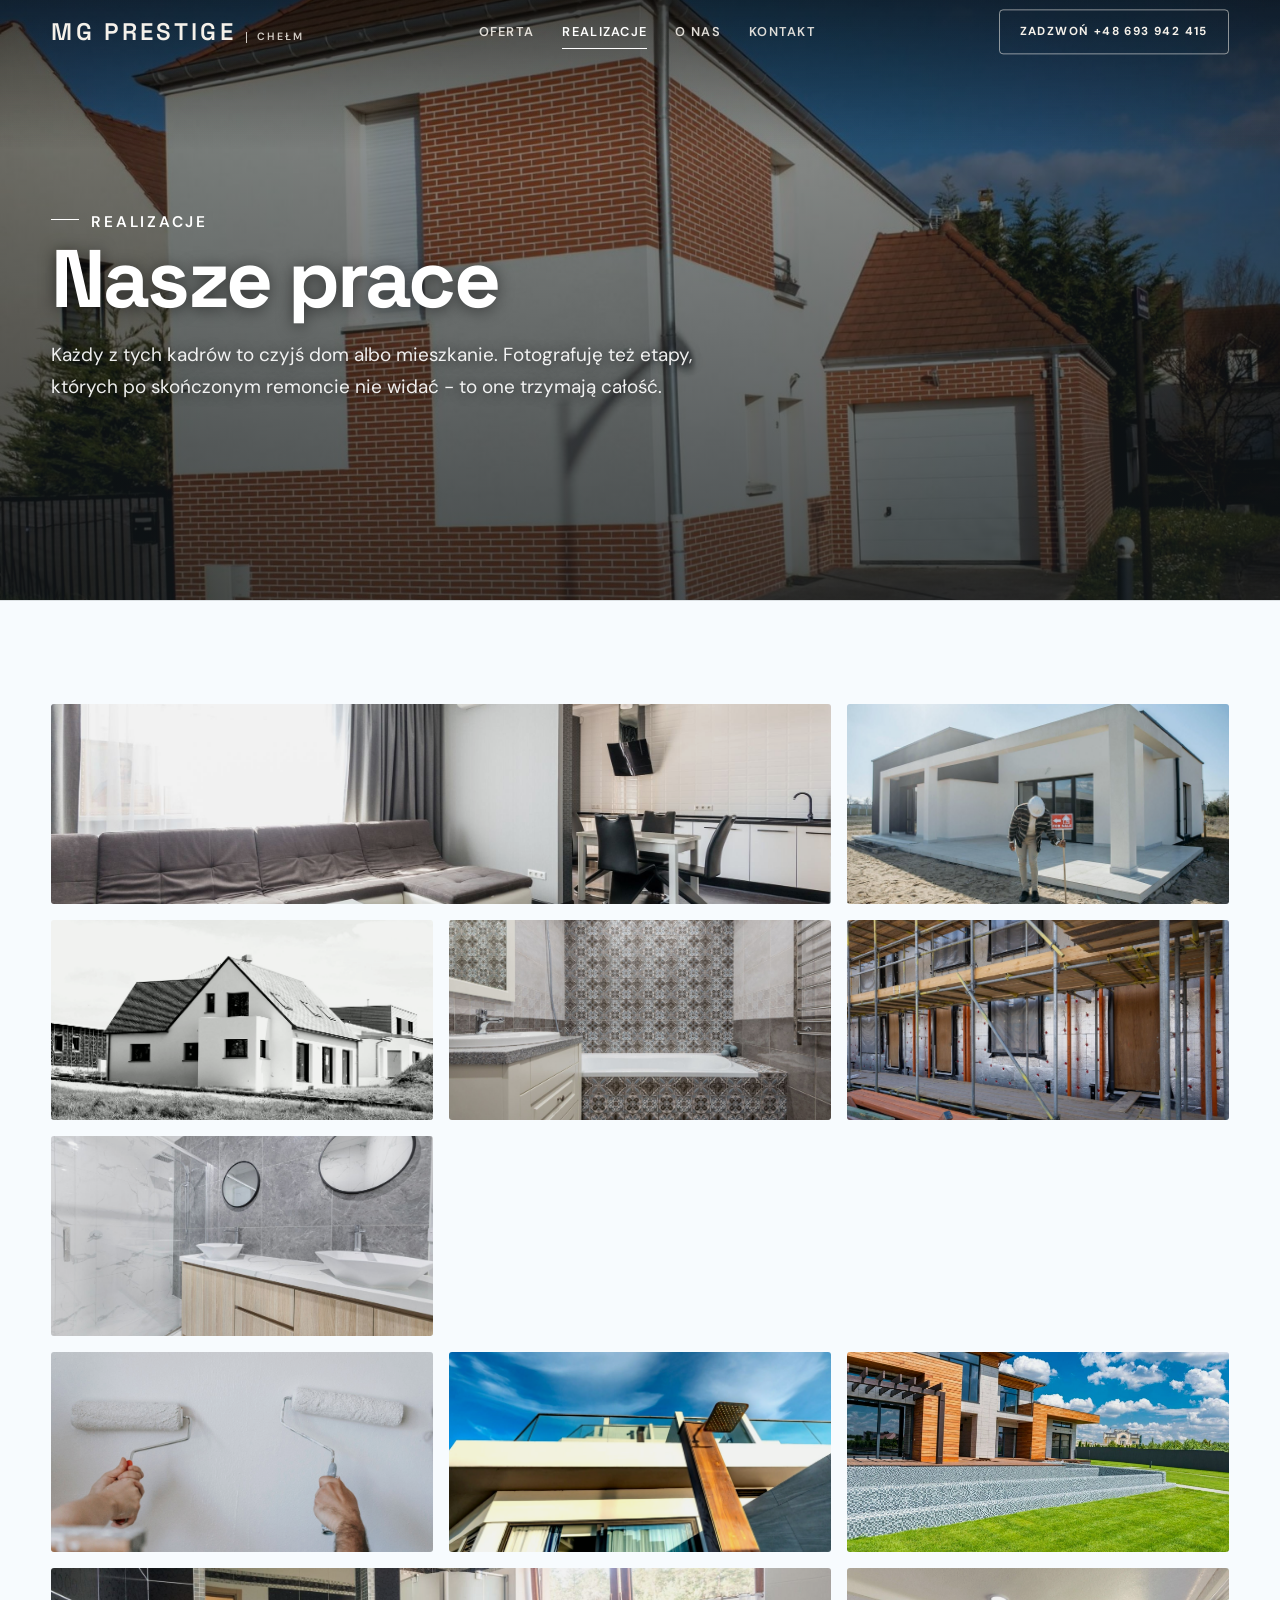
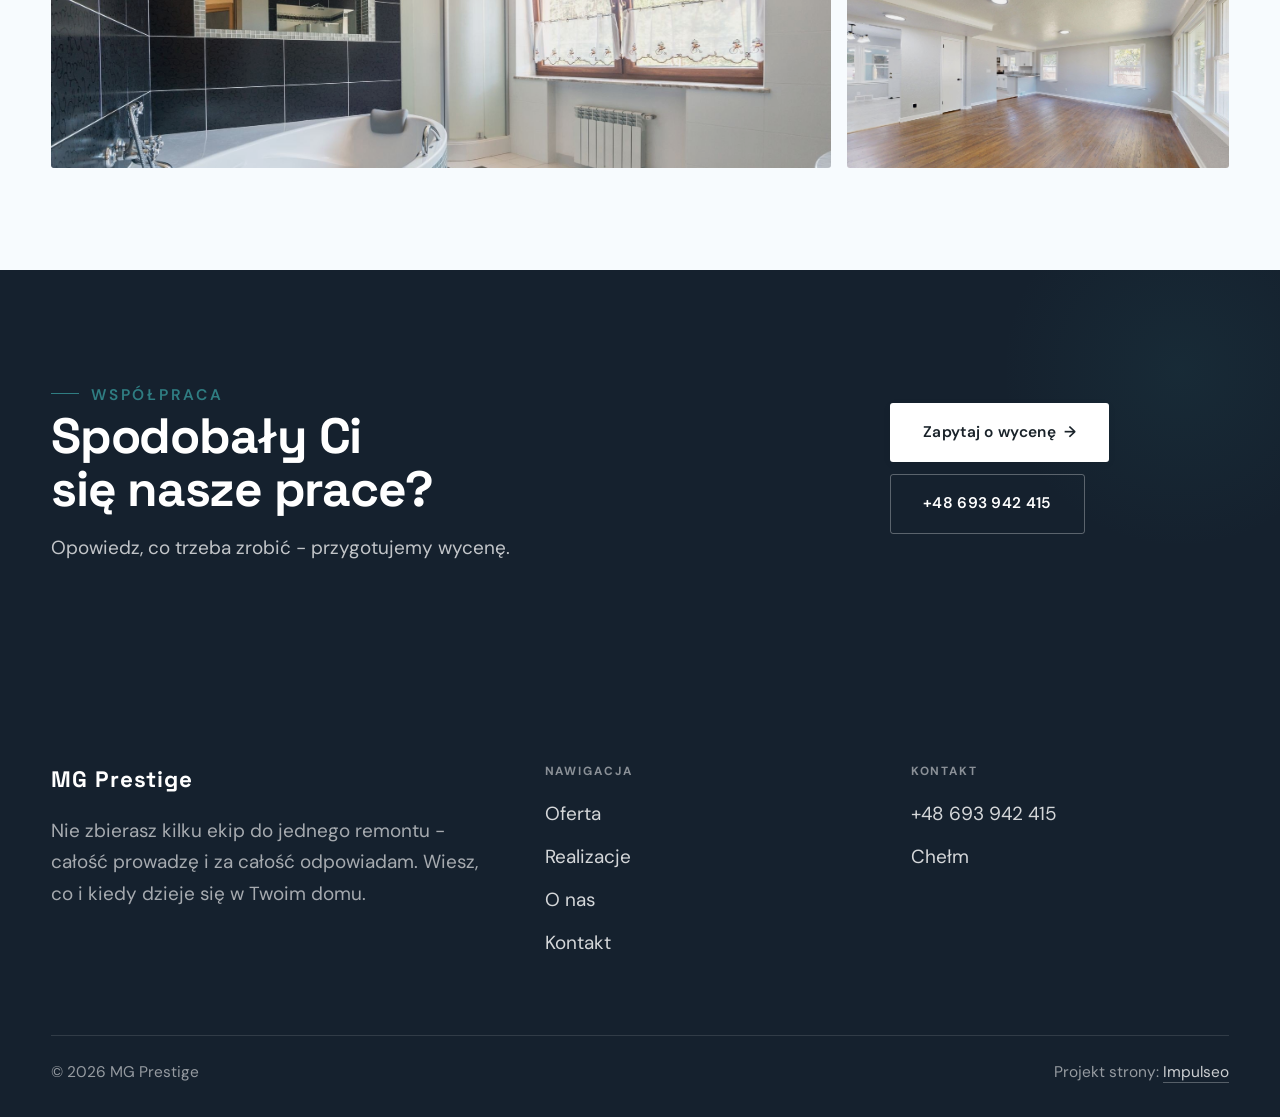
<file: realizacje.html>
<!DOCTYPE html>
<html lang="pl">
<head>
<meta charset="UTF-8">
<meta name="viewport" content="width=device-width, initial-scale=1.0">
<title>Realizacje - MG Prestige</title>
<meta name="description" content="Realizacje MG Prestige: Fundamenty i zbrojenie, Stan surowy, Więźba i dach, Wykończenie wnętrza, Elewacja i docieplenie">
<link rel="canonical" href="https://kris20032.github.io/mg-prestige/realizacje.html">
<meta name="robots" content="noindex, nofollow">
<meta property="og:type" content="website">
<meta property="og:locale" content="pl_PL">
<meta property="og:site_name" content="MG Prestige">
<meta property="og:title" content="Realizacje - MG Prestige">
<meta property="og:description" content="Realizacje MG Prestige: Fundamenty i zbrojenie, Stan surowy, Więźba i dach, Wykończenie wnętrza, Elewacja i docieplenie">
<meta property="og:url" content="https://kris20032.github.io/mg-prestige/realizacje.html">
<meta property="og:image" content="https://kris20032.github.io/mg-prestige/img/og.jpg">
<meta property="og:image:width" content="1200">
<meta property="og:image:height" content="630">
<meta name="twitter:card" content="summary_large_image">
<link rel="preconnect" href="https://fonts.googleapis.com">
<link rel="preconnect" href="https://fonts.gstatic.com" crossorigin>
<link href="https://fonts.googleapis.com/css2?family=Space+Grotesk:wght@500;600;700&family=DM+Sans:opsz,wght@9..40,400;9..40,500;9..40,600&display=swap" rel="stylesheet">
<link rel="stylesheet" href="assets/styles.css?v=fe4ae9fd">
</head>
<body>

<header class="nav">
  <div class="wrap nav-inner">
    <a class="brand" href="index.html"><span class="name">MG Prestige</span><span class="sub">Chełm</span></a>
    <nav class="nav-links">
      <a href="oferta.html">Oferta</a>
      <a href="realizacje.html" class="active" aria-current="page">Realizacje</a>
      <a href="o-nas.html">O nas</a>
      <a href="kontakt.html">Kontakt</a>
      <a href="tel:+48693942415" class="btn btn-accent">Zadzwoń +48 693 942 415</a>
    </nav>
    <button class="nav-toggle" aria-label="Menu"><span></span><span></span><span></span></button>
  </div>
</header>

<main>
<section class="pagehead">
  <img src="img/g11.jpg" alt="MG Prestige - Nasze prace" width="1538" height="994" decoding="async">
  <div class="wrap">
    <span class="eyebrow">Realizacje</span>
    <h1>Nasze prace</h1>
    <p>Każdy z tych kadrów to czyjś dom albo mieszkanie. Fotografuję też etapy, których po skończonym remoncie nie widać - to one trzymają całość.</p>
  </div>
</section>
<section>
  <div class="wrap">
    <div class="gallery">
      <div class="tile t-two3 reveal"><img src="img/g1.jpg" alt="MG Prestige" loading="lazy" width="1548" height="1008" decoding="async"></div>
      <div class="tile t-third reveal"><img src="img/g2.jpg" alt="MG Prestige" loading="lazy" width="1600" height="1068" decoding="async"></div>
      <div class="tile t-third reveal"><img src="img/g3.jpg" alt="MG Prestige" loading="lazy" width="1600" height="1066" decoding="async"></div>
      <div class="tile t-third reveal"><img src="img/g4.jpg" alt="MG Prestige" loading="lazy" width="1562" height="1028" decoding="async"></div>
      <div class="tile t-third reveal"><img src="img/g5.jpg" alt="MG Prestige" loading="lazy" width="1600" height="1068" decoding="async"></div>
      <div class="tile t-third reveal"><img src="img/g6.jpg" alt="MG Prestige" loading="lazy" width="1600" height="1066" decoding="async"></div>
      <div class="tile t-two3 reveal"><img src="img/g7.jpg" alt="MG Prestige" loading="lazy" width="1200" height="800" decoding="async"></div>
      <div class="tile t-third reveal"><img src="img/g8.jpg" alt="MG Prestige" loading="lazy" width="1566" height="1036" decoding="async"></div>
      <div class="tile t-third reveal"><img src="img/g9.jpg" alt="MG Prestige" loading="lazy" width="1556" height="1022" decoding="async"></div>
      <div class="tile t-third reveal"><img src="img/g10.jpg" alt="MG Prestige" loading="lazy" width="1520" height="968" decoding="async"></div>
      <div class="tile t-two3 reveal"><img src="img/g12.jpg" alt="MG Prestige" loading="lazy" width="1556" height="1020" decoding="async"></div>
      <div class="tile t-third reveal"><img src="img/g13.jpg" alt="MG Prestige" loading="lazy" width="1600" height="1066" decoding="async"></div>
    </div>
  </div>
</section>
<section class="cta">
  <div class="wrap">
    <div class="reveal">
      <span class="eyebrow">Współpraca</span>
      <h2>Spodobały Ci się nasze prace?</h2>
      <p>Opowiedz, co trzeba zrobić - przygotujemy wycenę.</p>
    </div>
    <div class="cta-actions reveal">
      <a href="kontakt.html" class="btn btn-light">Zapytaj o wycenę <span class="arr">→</span></a>
      <a href="tel:+48693942415" class="btn btn-ghost btn-ghost-cta">+48 693 942 415</a>
    </div>
  </div>
</section>
</main>

<footer>
  <div class="wrap">
    <div class="foot-grid">
      <div class="foot-brand">
        <div class="name">MG Prestige</div>
        <p>Nie zbierasz kilku ekip do jednego remontu - całość prowadzę i za całość odpowiadam. Wiesz, co i kiedy dzieje się w Twoim domu.</p>
      </div>
      <div class="foot-col">
        <h4>Nawigacja</h4>
        <a href="oferta.html">Oferta</a>
        <a href="realizacje.html">Realizacje</a>
        <a href="o-nas.html">O nas</a>
        <a href="kontakt.html">Kontakt</a>
      </div>
      <div class="foot-col">
        <h4>Kontakt</h4>
        <a href="tel:+48693942415">+48 693 942 415</a>
        <p>Chełm</p>
      </div>
    </div>
    <div class="foot-bot">
      <span>© 2026 MG Prestige</span>
      <span>Projekt strony: <a class="foot-credit" href="https://impulseo.pl" target="_blank" rel="noopener">Impulseo</a></span>
    </div>
  </div>
</footer>
<div class="sticky-call"><a class="sc-call" href="tel:+48693942415"><svg class="ico-tel" width="16" height="16" viewBox="0 0 24 24" fill="none" aria-hidden="true"><path d="M6.6 10.8a15.5 15.5 0 0 0 6.6 6.6l2.2-2.2a1 1 0 0 1 1-.24 11.4 11.4 0 0 0 3.6.58 1 1 0 0 1 1 1V20a1 1 0 0 1-1 1A17 17 0 0 1 3 4a1 1 0 0 1 1-1h3.5a1 1 0 0 1 1 1c0 1.25.2 2.46.58 3.6a1 1 0 0 1-.25 1l-2.23 2.2Z" fill="currentColor"/></svg> Zadzwoń</a><a class="sc-quote" href="kontakt.html">Zadzwoń po kosztorys</a></div>
<div class="demo-wazne" data-do="2026-10-25" data-cykl="3" hidden><svg class="dw-ico" width="13" height="13" viewBox="0 0 24 24" fill="none" aria-hidden="true"><circle cx="12" cy="12" r="8.6" stroke="currentColor" stroke-width="1.8"/><path d="M12 7.2V12l3.3 2" stroke="currentColor" stroke-width="1.8" stroke-linecap="round"/></svg><span class="dw-txt"></span></div>

<script src="assets/main.js"></script>
</body>
</html>
</file>
<file: assets/styles.css>
/* ============================================================
   STOLBASZ — premium, architektoniczny B2B fit-out
   Jasna paleta, zero brązu. System wg premium-web-craft.
   Projekt strony: Impulseo (impulseo.pl)
   ============================================================ */

:root{
  /* PALETA — jasna, architektoniczna, chłodna */
  --paper:#F4F6F8;          /* główne tło */
  --paper-2:#E7EBEF;        /* sekcje alternatywne (chłodny jasny szary) */
  --paper-3:#E7EBEF;        /* delikatne wypełnienia */
  --ink:#15212E;            /* tekst główny — chłodny grafit */
  --ink-soft:#243443;       /* nagłówki drugorzędne */
  --muted:#6B7785;          /* tekst poboczny */
  --line:rgba(21,33,46,.12);/* hairline */
  --accent:#E8A317;         /* stonowany petrol-slate — jedyny akcent */
  --accent-d:#C9870C;
  --accent-soft:rgba(232,163,23,.10);
  --dark:#15212E;           /* sekcje ciemne (stopka/CTA) */

  /* HOVER ZDJĘĆ — JEDEN standard dla całego silnika (decyzja K. 04.08.2026, artefakt z wariantami).
     AKTUALNE (K.+Szymon 09.08.2026, wybór z artefaktu 6 wariantów): zoom 1.05 przy 1.4s -
     przy tak długim czasie mocniejszy kadr NIE skacze, tylko „oddycha". Poprzedni standard
     (1.02 / .55s z 04.08) odbierany jako dynamiczny i szybki.
     Spoczynek lekko przygaszony, ale TYLKO tam, gdzie jest mysz (@media hover:hover) —
     na telefonie zdjęcia zostają w pełnej jasności. */
  --img-zoom:1.05;                   /* K.+Szymon 09.08: wariant F z artefaktu porównawczego */
  --img-rest:brightness(.95) saturate(.99);
  --img-hot:brightness(1.06) saturate(1.05);
  --img-dur:1.4s;                    /* K.+Szymon 09.08 (wariant F): powoli = elegancko */
  --img-ease:cubic-bezier(.16,.84,.44,1);  /* miękki ogon, efekt „oddychania" */

  /* ODSTĘPY — skala 4/8 */
  --space-1:4px; --space-2:8px; --space-3:12px; --space-4:16px; --space-5:24px;
  --space-6:32px; --space-7:48px; --space-8:64px; --space-9:96px; --space-10:128px;

  /* TYPOGRAFIA — fluid clamp() (skala podbita 16.07.2026: większe, czytelniejsze litery — uwaga Adama) */
  --text-sm:clamp(.9rem,.87rem + .12vw,1rem);
  --text-base:clamp(1.08rem,1.04rem + .18vw,1.2rem);
  --text-lg:clamp(1.24rem,1.15rem + .34vw,1.44rem);
  --text-h3:clamp(1.34rem,1.22rem + .55vw,1.66rem);
  --text-h2:clamp(2.1rem,1.66rem + 2.1vw,3.1rem);
  --text-h1:clamp(2.9rem,2.1rem + 4vw,5.1rem);

  /* PROMIENIE — architektoniczne, raczej ostre */
  --r-sm:3px; --r-md:6px; --r-lg:10px;

  /* RUCH */
  --ease:cubic-bezier(.25,.46,.45,.94); --dur:.24s;

  /* CIENIE — miękkie, warstwowe */
  --sh-sm:0 1px 2px rgba(16,24,32,.04), 0 2px 8px rgba(16,24,32,.05);
  --sh-md:0 2px 6px rgba(16,24,32,.05), 0 12px 28px -8px rgba(16,24,32,.12);
  --sh-lg:0 6px 14px rgba(16,24,32,.07), 0 26px 56px -18px rgba(16,24,32,.22);

  --hairline:1px solid var(--line);

  --font-display:'Space Grotesk','Inter',sans-serif;
  --font-body:'DM Sans','Inter',sans-serif;
}

*{box-sizing:border-box;margin:0;padding:0}
html{scroll-behavior:smooth}
body{
  font-family:var(--font-body);
  font-size:var(--text-base);
  line-height:1.65;
  color:var(--ink);
  background:var(--paper);
  -webkit-font-smoothing:antialiased;
  text-rendering:optimizeLegibility;
}
img{max-width:100%;height:auto;display:block}  /* height:auto = width/height z atrybutów trzyma proporcje (TOP#12) */
a{color:inherit;text-decoration:none}

.wrap{width:min(92%,1180px);margin-inline:auto}
section{padding-block:clamp(52px,6.5vw,96px)}

h1,h2,h3{font-family:var(--font-display);font-weight:700;line-height:1.08;letter-spacing:-.02em;color:var(--ink)}
h1{font-size:var(--text-h1);letter-spacing:-.035em}
h2{font-size:var(--text-h2);letter-spacing:-.025em}
h3{font-size:var(--text-h3)}
/* MIARA — długość wiersza. WCAG 2.2 SC 1.4.8: max 80 znaków; Butterick: 45–90.
   68ch daje realnie 72–78 znaków polskiego tekstu, czyli z zapasem pod granicą.
   Wcześniej limit miał TYLKO <p> — <li>, <blockquote> i <dd> nie miały żadnego,
   i to jedyny powód, dla którego 23 bloki na dwóch oddanych stronach jadą po
   83–106 znaków w wierszu (pomiar 07.08.2026, bramka `miara`).
   ⚠️ Listy i definicje ograniczamy TYLKO bez klasy: `ul`/`ol` z klasą to u nas
   układ (siatki kafli, menu), a nie tekst ciągły — tam miarę wyznacza układ. */
/* 60ch, nie 68ch (K. 10.08): po zmianie fontów na węższe kroje (DM Sans i spółka)
   w 68ch mieściło się ~90 znaków - bramka pikselowa słusznie zgłaszała przekroczenie
   granicy 80. Pomiar na żywej przeglądarce: 60ch = 90 znaków, 53ch = ~78 znaków, czyli normę WCAG 1.4.8. */
:root{ --miara:53ch }
p{max-width:min(100%,var(--miara))}
blockquote,
ul:not([class])>li, ol:not([class])>li,
dl:not([class])>dd{max-width:min(100%,var(--miara))}

/* ⚠️ Świadomie BEZ wyjątku `.tile p,.card p,.svc p{max-width:none}`, choć nasuwa się sam:
   te akapity BYŁY już ograniczone (stare `p{max-width:65ch}`), więc „wyjątek" nie odblokowałby
   niczego nowego — tylko ROZLUŹNIŁ stan sprzed zmiany na wszystkich demach naraz.
   `figcaption` żadna z reguł wyżej nie dotyczy, więc też nie potrzebuje zwolnienia. */

/* ŁAMANIE. `balance` wyrównuje długości wierszy w nagłówku, `pretty` pilnuje ostatniego
   wiersza akapitu, żeby nie został w nim jeden wyraz. Obsługiwane od Chrome 117 /
   Safari 17.5; starsze przeglądarki po prostu ignorują tę własność.
   `text-wrap:pretty` nie występowało dotąd ANI RAZ w silniku ani w repo klientów. */
h1,h2,h3,.lead,.lede{text-wrap:balance}
p,li,blockquote,dd{text-wrap:pretty}

.eyebrow{
  font-family:var(--font-body);
  font-size:var(--text-sm);
  font-weight:600;
  letter-spacing:.18em;
  text-transform:uppercase;
  color:var(--accent);
  display:inline-flex;align-items:center;gap:var(--space-3);
}
/* flex:none + margin-top = kreska trzyma się PIERWSZEJ linii. Wcześniej align-items:center
   centrowało ją względem całego bloku i przy zawinięciu (długi kicker typu
   „…WNĘTRZ · LESZNO · OD 2019") druga linia lądowała z brzydkim wcięciem. */
.eyebrow{align-items:flex-start}
.eyebrow>*,.eyebrow{text-wrap:balance}   /* dlugi kicker lamal sie na sierote typu samo „2019" w drugiej linii */
.eyebrow::before{content:"";width:28px;height:1px;background:var(--accent);display:inline-block;flex:none;margin-top:.62em}

.muted{color:var(--muted)}
.lead{font-size:var(--text-lg);line-height:1.55;color:var(--ink-soft);max-width:50ch}

/* ---------- BUTTONS ---------- */
.btn{
  display:inline-flex;align-items:center;gap:var(--space-2);
  font-weight:600;font-size:var(--text-sm);letter-spacing:.02em;
  padding:var(--space-4) var(--space-6);
  border-radius:var(--r-sm);
  transition:transform var(--dur) var(--ease),box-shadow var(--dur) var(--ease),background var(--dur) var(--ease);
  cursor:pointer;border:1px solid transparent;
}
.btn-accent{background:var(--accent);color:#fff;box-shadow:var(--sh-sm)}
.btn-accent:hover{background:var(--accent-d);transform:translateY(-2px);box-shadow:var(--sh-md)}
.btn-accent:active{transform:translateY(0);box-shadow:var(--sh-sm)}
.btn-ghost{background:transparent;color:var(--ink);border-color:var(--line)}
.btn-ghost:hover{border-color:var(--accent);color:var(--accent);transform:translateY(-2px)}
.btn-light{background:#fff;color:var(--ink);box-shadow:var(--sh-sm)}
.btn-light:hover{transform:translateY(-2px);box-shadow:var(--sh-md)}
.btn .arr{transition:transform var(--dur) var(--ease)}
.btn:hover .arr{transform:translateX(4px)}

/* ---------- NAV ---------- */
.nav{
  position:sticky;top:0;z-index:50;
  background:color-mix(in srgb,var(--paper) 88%,transparent);
  backdrop-filter:saturate(140%) blur(10px);
  border-bottom:var(--hairline);
}
.nav-inner{display:flex;align-items:center;justify-content:space-between;gap:var(--space-5);height:72px}
/* ANTY-NACHODZENIE (K. 05.08.2026): długa nazwa firmy + przycisk z pełnym numerem nie mieściły się w pasku
   i flex ściskał linki PONIŻEJ ich treści - "Kontakt" wchodził na ramkę "Zadzwoń +48 ...". Teraz ustępuje
   nazwa marki (skrót wielokropkiem), a menu i przycisk nigdy się nie kurczą ani nie zachodzą na siebie. */
.brand{display:flex;flex-direction:column;line-height:1;min-width:0;flex:0 1 auto}
.brand .name{font-family:var(--font-display);font-weight:800;font-size:1.35rem;letter-spacing:.04em;white-space:nowrap;overflow:hidden;text-overflow:ellipsis}
.brand .sub{font-size:.62rem;letter-spacing:.34em;text-transform:uppercase;color:var(--muted);margin-top:5px;white-space:nowrap;overflow:hidden;text-overflow:ellipsis}
.nav-links{display:flex;align-items:center;gap:var(--space-6);flex:0 0 auto}
.nav-links a{font-size:var(--text-sm);font-weight:500;color:var(--ink-soft);position:relative;padding-block:4px;white-space:nowrap;transition:color var(--dur) var(--ease)}
.nav-links a::after{content:"";position:absolute;left:0;bottom:0;width:0;height:1.5px;background:var(--accent);transition:width var(--dur) var(--ease)}
.nav-links a:hover,.nav-links a.active{color:var(--ink)}
.nav-links a:hover::after,.nav-links a.active::after{width:100%}
.nav-links .btn{padding:var(--space-2) var(--space-5)}
/* przyciski w nav: właściwy kolor (przebij .nav-links a) + bez podkreślenia */
.nav-links a.btn-accent{color:#fff}
.nav-links a.btn-ghost,.nav-links a.btn-light{color:var(--ink)}
/* CTA w pasku: NIE podkreślenie spod linków menu, ale ten sam przelatujący błysk,
   co na wszystkich innych przyciskach (zgłoszenie K. 13.08.2026 - „na hero jest efekt
   światła przechodzącego przez przycisk, na navbarze go nie ma, a mają być identyczne").
   Reguła `.nav-links a::after` jest silniejsza od `.btn::after`, więc trzeba jej
   geometrię wyzerować i wpisać połysk z nazwy - samo `display:none` gasiło efekt. */
.nav-links a.btn::after{
  display:block;content:"";position:absolute;inset:0;z-index:-1;pointer-events:none;
  width:auto;height:auto;border-radius:inherit;   /* kasuje geometrię podkreślenia (width:0;height:1.5px) */
  background:linear-gradient(100deg,transparent 32%,rgba(255,255,255,.20) 50%,transparent 68%);
  translate:-120% 0}
@media (prefers-reduced-motion:no-preference){
  .nav-links a.btn:hover::after{translate:120% 0;transition:translate .75s var(--mt-ease,cubic-bezier(.16,.84,.44,1))}
}
.nav-toggle{display:none;background:none;border:none;cursor:pointer;flex-direction:column;gap:5px;padding:8px}
.nav-toggle span{width:24px;height:2px;background:var(--ink);transition:var(--dur)}
/* Ciasny zakres MIĘDZY menu mobilnym a pełnym pulpitem: zbijamy odstępy i nazwę marki,
   żeby wszystko zmieściło się naturalnie, zanim w ogóle dojdzie do skracania wielokropkiem. */
@media(max-width:1280px) and (min-width:921px){
  .nav-links{gap:var(--space-4)}
  .nav-links .btn{padding:var(--space-2) var(--space-4)}
  .brand .name{font-size:1.15rem}
}

/* ---------- HERO (split) ---------- */
.hero{position:relative;overflow:hidden;border-bottom:var(--hairline)}
.hero-grid{display:grid;grid-template-columns:1.05fr .95fr;gap:clamp(24px,4vw,60px);align-items:center;
  padding-block:clamp(36px,4.5vw,64px)}
.hero-copy .eyebrow{margin-bottom:var(--space-5)}
.hero-copy h1{margin-bottom:var(--space-5)}
.hero-copy .lead{margin-bottom:var(--space-7)}
.hero-actions{display:flex;flex-wrap:wrap;gap:var(--space-4)}
.hero-art{position:relative;aspect-ratio:4/3;border-radius:var(--r-lg);overflow:hidden;box-shadow:var(--sh-lg)}
.hero-art img{width:100%;height:100%;object-fit:cover}
.hero-art::after{content:"";position:absolute;inset:0;background:linear-gradient(180deg,transparent 55%,rgba(18,24,28,.28))}
.hero-badge{position:absolute;left:var(--space-5);bottom:var(--space-5);z-index:2;
  background:rgba(252,252,251,.94);backdrop-filter:blur(4px);
  border-radius:var(--r-md);padding:var(--space-4) var(--space-5);box-shadow:var(--sh-md);max-width:78%}
.hero-badge strong{display:block;font-family:var(--font-display);font-size:1rem;letter-spacing:-.01em}
.hero-badge span{font-size:var(--text-sm);color:var(--muted)}

/* ---------- HERO duży / kinowy (strona główna) ---------- */
.hero-cine{position:relative;min-height:clamp(560px,82vh,840px);min-height:clamp(560px,82svh,840px);display:flex;align-items:center;overflow:hidden;border-bottom:var(--hairline)}
.hero-cine>img{position:absolute;inset:0;width:100%;height:100%;object-fit:cover;z-index:0}
.hero-cine::after{content:"";position:absolute;inset:0;z-index:1;
  background:linear-gradient(95deg,rgba(13,18,23,.86) 0%,rgba(13,18,23,.64) 32%,rgba(13,18,23,.24) 62%,rgba(13,18,23,.04) 100%)}
.hero-cine .wrap{position:relative;z-index:2;padding-block:var(--space-8)}
.hero-cine .hero-copy{max-width:660px}
.hero-cine .eyebrow{color:#fff;margin-bottom:var(--space-5)}
.hero-cine .eyebrow::before{background:#fff}
.hero-cine h1{color:#fff;margin-bottom:var(--space-5);font-size:clamp(2.9rem,2rem + 4.4vw,5.2rem);text-wrap:balance}
.hero-cine .lead{color:rgba(255,255,255,.92);max-width:48ch;margin-bottom:var(--space-7)}
.hero-cine .hero-actions{display:flex;flex-wrap:wrap;gap:var(--space-4)}
/* NISKIE OKNO (laptop z dokiem i paskami przeglądarki ma ~700-780 px wysokości widoku):
   H1 do 5.2rem + długi lead nie mieściły się i przyciski wypadały POD krawędź ekranu -
   klient widział stronę bez ani jednego CTA. Skalujemy w dół, zamiast przycinać treść. */
@media(min-width:821px) and (max-height:820px){
  .hero-cine{min-height:clamp(520px,94svh,780px)}
  .hero-cine .wrap{padding-block:var(--space-6)}
  .hero-cine h1{font-size:clamp(2.2rem,1.5rem + 2.6vw,3.6rem);margin-bottom:var(--space-4)}
  .hero-cine .eyebrow{margin-bottom:var(--space-4)}
  .hero-cine .lead{margin-bottom:var(--space-5);max-width:44ch}
}
@media(max-width:680px){
  .hero-cine{min-height:clamp(520px,76vh,640px);min-height:clamp(520px,76svh,640px);align-items:flex-end}
  .hero-cine::after{background:linear-gradient(0deg,rgba(13,18,23,.9) 6%,rgba(13,18,23,.45) 55%,rgba(13,18,23,.25) 100%)}
  .hero-cine .wrap{padding-bottom:var(--space-9)}
  /* TELEFON (~90% oglądających): lead potrafił zająć 8 linii i zepchnąć CTA poza pierwszy ekran.
     Zwężamy interlinię i skalę - treści nie ucinamy, bo to ona sprzedaje. */
  .hero-cine .lead{font-size:.98rem;line-height:1.5;margin-bottom:var(--space-5)}
  .hero-cine .eyebrow{font-size:.72rem;letter-spacing:.13em;margin-bottom:var(--space-4)}
  .hero-cine .eyebrow::before{width:20px}
  .hero-cine h1{margin-bottom:var(--space-4)}
}

/* full-bleed hero variant (podstrony) */
.pagehead{position:relative;min-height:46vh;min-height:46svh;display:flex;align-items:flex-end;overflow:hidden;border-bottom:var(--hairline)}
.pagehead img{position:absolute;inset:0;width:100%;height:100%;object-fit:cover}
/* 10.08.2026 (decyzja K.): mocniejsze przyciemnienie + cień pod tekstem. Bramka mierzyła na
   nagłówkach podstron 3,38-3,43:1 przy wymaganych 4,5 — jasne zdjęcie (hala, śnieg, niebo)
   podchodziło pod biały tekst. Zdjęcia klientów są różne, więc kontrast musi dawać WARSTWA,
   a nie szczęśliwy dobór kadru. */
.pagehead::after{content:"";position:absolute;inset:0;background:linear-gradient(180deg,rgba(18,24,28,.40),rgba(18,24,28,.76))}
.pagehead .wrap{position:relative;z-index:2;padding-block:var(--space-9);color:#fff}
.pagehead h1{color:#fff;max-width:18ch;text-shadow:0 2px 16px rgba(0,0,0,.55)}
.pagehead .eyebrow{color:#fff}
.pagehead .eyebrow::before{background:#fff}
.pagehead p{color:rgba(255,255,255,.92);margin-top:var(--space-4);max-width:54ch;text-shadow:0 1px 12px rgba(0,0,0,.5)}

/* ---------- STRIP (pasek skrótów / liczby) ---------- */
.strip{background:var(--dark);color:#fff}
/* PASEK HASEŁ — standard 04.08.2026 (decyzja K.): 5 haseł w JEDNYM rzędzie, tekst WYŚRODKOWANY,
   węższe marginesy boczne niż reszta strony (pasek ma iść szerzej), równe wysokości kolumn. */
.strip .wrap{width:min(96%,1440px);display:grid;grid-template-columns:repeat(5,1fr);
  gap:var(--space-5);padding-block:var(--space-7);align-items:stretch}
.strip .item .k{font-family:var(--font-display);font-size:clamp(1.05rem,.82rem + .85vw,1.55rem);
  font-weight:800;letter-spacing:-.02em;color:#fff;line-height:1.18;text-wrap:balance}
.strip .item .v{font-size:var(--text-sm);color:rgba(255,255,255,.66);margin-top:var(--space-2);line-height:1.4}
.strip .item{border-left:2px solid var(--accent);padding-inline:var(--space-4);
  text-align:center;display:flex;flex-direction:column;justify-content:center}
/* liczba kolumn = liczba haseł, żeby ostatnie nie zostawało samo w drugim rzędzie.
   Klasę n-N nadaje multipage.py; domyślnie (bez klasy) pasek jest 5-kolumnowy. */
.strip.n-2 .wrap{grid-template-columns:repeat(2,1fr)}
.strip.n-3 .wrap{grid-template-columns:repeat(3,1fr)}
.strip.n-4 .wrap{grid-template-columns:repeat(4,1fr);gap:var(--space-6)}
.strip.n-4 .item .k{font-size:clamp(1.3rem,1rem + 1.1vw,2rem)}
.strip.n-6 .wrap{grid-template-columns:repeat(6,1fr);gap:var(--space-4)}
.strip.n-6 .item .k{font-size:clamp(.98rem,.8rem + .7vw,1.35rem)}
/* równe łamanie: zamiast "długa linia + jedno słowo" obie linie zbliżonej długości */
.strip .item .k{text-wrap:balance}

/* ---------- SECTION HEAD ---------- */
.head{max-width:48rem;margin-bottom:var(--space-8)}
.head.center{margin-inline:auto;text-align:center}
.head .eyebrow{margin-bottom:var(--space-4)}
.head h2{margin-bottom:var(--space-4)}
.head p{color:var(--muted);font-size:var(--text-lg);line-height:1.55}
.head.center p{margin-inline:auto}

/* ---------- INTRO SPLIT ---------- */
.split{display:grid;grid-template-columns:.92fr 1.08fr;gap:clamp(28px,5vw,80px);align-items:center}
.split.rev{grid-template-columns:1.08fr .92fr}
.split.rev .split-art{order:-1}
.split-art{position:relative;aspect-ratio:5/4;border-radius:var(--r-lg);overflow:hidden;box-shadow:var(--sh-lg)}
.split-art img{width:100%;height:100%;object-fit:cover}
.split-copy h2{margin-bottom:var(--space-5)}
.split-copy p+p{margin-top:var(--space-4)}
.split-copy .btn{margin-top:var(--space-6)}

/* ---------- SERVICES (zakres) ---------- */
.svc-grid{display:grid;grid-template-columns:repeat(auto-fit,minmax(280px,1fr));gap:var(--space-5)}
.svc{background:#fff;border:var(--hairline);border-radius:var(--r-md);padding:var(--space-7) var(--space-6);
  transition:transform var(--dur) var(--ease),box-shadow var(--dur) var(--ease),border-color var(--dur) var(--ease);
  position:relative;overflow:hidden}
.svc::before{content:"";position:absolute;left:0;top:0;width:3px;height:0;background:var(--accent);transition:height var(--dur) var(--ease)}
.svc:hover{transform:translateY(-4px);box-shadow:var(--sh-md);border-color:transparent}
.svc:hover::before{height:100%}
.svc .ic{font-family:var(--font-display);font-size:.8rem;font-weight:700;letter-spacing:.12em;color:var(--accent);margin-bottom:var(--space-4)}
.svc h3{margin-bottom:var(--space-3);font-size:1.22rem}
.svc p{color:var(--muted);font-size:var(--text-base);line-height:1.6}

/* big detailed service rows */
.svc-row{display:grid;grid-template-columns:.8fr 1.2fr;gap:clamp(20px,4vw,60px);align-items:center;padding-block:var(--space-8)}
.svc-row+.svc-row{border-top:var(--hairline)}
.svc-row.rev{grid-template-columns:1.2fr .8fr}
/* Naprzemienny układ wierszy oferty: co drugi wiersz ma zdjęcie po PRAWEJ.
   Było `order:-1` — martwy kod, bo zdjęcie i tak jest pierwszym dzieckiem w HTML,
   więc wszystkie wiersze wyglądały identycznie (zdjęcie zawsze z lewej), a `rev`
   zmieniało tylko szerokość kolumn. Znalezione 29.07.2026 przy różnicowaniu kierunków
   animacji (pomiar pozycji: art.mid 390/502 przy row.mid 756 — zawsze lewa strona). */
.svc-row.rev .svc-row-art{order:2}
.svc-row-art{aspect-ratio:4/3;border-radius:var(--r-md);overflow:hidden;box-shadow:var(--sh-md)}
.svc-row-art img{width:100%;height:100%;object-fit:cover}
.svc-row h3{font-size:1.5rem;margin-bottom:var(--space-4)}
.svc-row .num{font-family:var(--font-display);font-size:.85rem;font-weight:700;letter-spacing:.14em;color:var(--accent);display:block;margin-bottom:var(--space-3)}
.svc-row ul{list-style:none;margin-top:var(--space-4);display:flex;flex-direction:column;gap:var(--space-2)}
.svc-row li{position:relative;padding-left:var(--space-5);color:var(--muted);font-size:var(--text-base)}
.svc-row li::before{content:"";position:absolute;left:0;top:.62em;width:8px;height:1px;background:var(--accent)}

/* ---------- GALLERY (realizacje) ---------- */
.gallery{display:grid;grid-template-columns:repeat(12,1fr);gap:var(--space-4);grid-auto-rows:200px}
/* GALERIA MASONRY — pionowe zdjęcia (portrety beauty/wellness) bez przycinania: kolumny, height auto */
.gallery-masonry{column-count:3;column-gap:var(--space-4)}
@media(max-width:900px){.gallery-masonry{column-count:2}}
@media(max-width:560px){.gallery-masonry{column-count:1}}
.gallery-masonry .m-tile{break-inside:avoid;margin:0 0 var(--space-4);padding:0;position:relative;overflow:hidden;border-radius:var(--r-md);border:1px solid var(--line)}
.gallery-masonry .m-tile img{width:100%;height:auto;display:block}
.gallery-masonry .m-tile .cap{position:absolute;left:0;right:0;bottom:0;padding:var(--space-4);color:#fff;background:linear-gradient(0deg,rgba(0,0,0,.55),transparent);font-size:var(--text-sm)}
.gallery-masonry .m-tile .cap small{display:block;font-weight:400;opacity:.78;letter-spacing:.04em;text-transform:uppercase;font-size:.66rem;margin-top:3px}
.tile{position:relative;overflow:hidden;border-radius:var(--r-md);box-shadow:var(--sh-sm);
  transition:transform var(--dur) var(--ease),box-shadow var(--dur) var(--ease)}
.tile img{width:100%;height:100%;object-fit:cover;
  transition:transform var(--img-dur) var(--img-ease),filter var(--img-dur) var(--img-ease)}
.tile:hover{box-shadow:var(--sh-md)}
.tile .cap{position:absolute;left:0;right:0;bottom:0;padding:var(--space-5) var(--space-4) var(--space-4);
  /* mocniejszy spad + cien pod tekstem: na JASNYCH zdjeciach klienta (biale fronty, sciany)
     slaby gradient dawal kontrast ~1.5:1 zamiast wymaganych 3.6:1 (bramka wygladu, 10.08.2026) */
  background:linear-gradient(transparent 10%,rgba(18,24,28,.55) 40%,rgba(18,24,28,.88) 68%,rgba(18,24,28,.99));color:#fff;
  text-shadow:0 1px 2px rgba(0,0,0,.85),0 2px 10px rgba(0,0,0,.55);
  font-size:var(--text-sm);font-weight:600;letter-spacing:.01em;
  opacity:0;transform:translateY(8px);transition:var(--dur) var(--ease)}
.tile:hover .cap{opacity:1;transform:translateY(0)}
.tile .cap small{display:block;font-weight:400;opacity:.78;letter-spacing:.04em;text-transform:uppercase;font-size:.66rem;margin-top:3px}
/* bento spans */
.t-wide{grid-column:span 6}
.t-tall{grid-column:span 6;grid-row:span 2}
.t-std{grid-column:span 6}
.t-third{grid-column:span 4}
.t-two3{grid-column:span 8}

/* ---------- TRUST / WIARYGODNOŚĆ ---------- */
.trust{background:var(--paper-2)}
.trust-grid{display:grid;grid-template-columns:repeat(auto-fit,minmax(240px,1fr));gap:var(--space-5);margin-top:var(--space-7)}
.trust-card{background:#fff;border-radius:var(--r-md);padding:var(--space-7) var(--space-6);box-shadow:var(--sh-sm);border-top:3px solid var(--accent)}
.trust-card .big{font-family:var(--font-display);font-size:clamp(1.8rem,1.3rem + 1.6vw,2.6rem);font-weight:800;letter-spacing:-.02em;color:var(--ink);line-height:1}
.trust-card h3{font-size:1.12rem;margin:var(--space-3) 0 var(--space-2)}
.trust-card p{color:var(--muted);font-size:var(--text-base);line-height:1.55}

/* ---------- CTA band ---------- */
.cta{background:var(--dark);color:#fff;position:relative;overflow:hidden}
/* telefon w CTA: na ciemnym tle biały (domyślnie), rodziny z JASNYM tłem CTA
   nadpisują to u siebie - wcześniej kolor siedział w stylu inline i wygrywał z rodziną. */
.cta .btn-ghost-cta{color:#fff;border-color:rgba(255,255,255,.3)}
.cta .wrap{display:grid;grid-template-columns:1.4fr .6fr;gap:var(--space-7);align-items:center;position:relative;z-index:2}
.cta h2{color:#fff;max-width:20ch}
.cta p{color:rgba(255,255,255,.74);margin-top:var(--space-4)}
.cta-actions{display:flex;flex-direction:column;gap:var(--space-3);align-items:flex-start}
.cta::before{content:"";position:absolute;right:-80px;top:-80px;width:360px;height:360px;border-radius:50%;
  background:radial-gradient(circle,var(--accent-soft),transparent 70%)}

/* ---------- CONTACT ---------- */
.contact-grid{display:grid;grid-template-columns:.85fr 1.15fr;gap:clamp(28px,4vw,56px);align-items:start}
.info-list{display:flex;flex-direction:column;gap:var(--space-2)}
.info-row{display:flex;gap:var(--space-4);align-items:flex-start;padding-block:var(--space-4);border-bottom:var(--hairline)}
.info-row .ic{flex:none;width:42px;height:42px;display:grid;place-items:center;border-radius:50%;
  background:var(--accent-soft);color:var(--accent);font-size:1.05rem}
.info-row .lbl{font-size:.72rem;letter-spacing:.14em;text-transform:uppercase;color:var(--muted)}
.info-row .val{font-weight:600;font-size:var(--text-base);margin-top:2px}
.info-row a.val:hover{color:var(--accent)}
.map{border:none;border-radius:var(--r-lg);box-shadow:var(--sh-md);width:100%;height:100%;min-height:380px;filter:grayscale(.2) contrast(1.02)}
.form{background:#fff;border:var(--hairline);border-radius:var(--r-lg);padding:clamp(24px,3vw,40px);box-shadow:var(--sh-sm)}
.form .fld{margin-bottom:var(--space-5)}
.form label{display:block;font-size:var(--text-sm);font-weight:600;margin-bottom:var(--space-2)}
.form input,.form textarea{width:100%;font-family:inherit;font-size:var(--text-base);color:var(--ink);
  padding:var(--space-4);border:var(--hairline);border-radius:var(--r-sm);background:var(--paper);transition:border-color var(--dur)}
.form input:focus,.form textarea:focus{outline:none;border-color:var(--accent);background:#fff}
.form textarea{resize:vertical;min-height:120px}
.form .note{font-size:var(--text-sm);color:var(--muted);margin-top:var(--space-3)}

/* ---------- FOOTER ---------- */
footer{background:var(--dark);color:#fff;padding-block:var(--space-9) var(--space-6)}
.foot-grid{display:grid;grid-template-columns:1.4fr 1fr 1fr;gap:var(--space-7);margin-bottom:var(--space-8)}
.foot-brand .name{font-family:var(--font-display);font-weight:800;font-size:1.4rem;letter-spacing:.04em}
.foot-brand p{color:rgba(255,255,255,.62);margin-top:var(--space-4);font-size:var(--text-base);max-width:38ch}
.foot-col h4{font-size:.74rem;letter-spacing:.16em;text-transform:uppercase;color:rgba(255,255,255,.5);margin-bottom:var(--space-4)}
.foot-col a,.foot-col p{display:block;color:rgba(255,255,255,.82);font-size:var(--text-base);margin-bottom:var(--space-3)}
.foot-col a:hover{color:#fff}
.foot-bot{border-top:1px solid rgba(255,255,255,.12);padding-top:var(--space-5);display:flex;justify-content:space-between;flex-wrap:wrap;gap:var(--space-3);
  font-size:var(--text-sm);color:rgba(255,255,255,.55)}
.foot-bot a:hover{color:#fff}
/* Podpis w stopce = klikalny link do impulseo.pl (31.07.2026). Ma być WIDOCZNIE klikalny,
   ale nie krzyczeć - stąd sam kolor jaśniejszy + delikatne podkreślenie na najeździe. */
.foot-bot a.foot-credit{color:rgba(255,255,255,.78);text-decoration:none;border-bottom:1px solid rgba(255,255,255,.28)}
.foot-bot a.foot-credit:hover{color:#fff;border-bottom-color:#fff}

/* ---------- REVEAL ---------- */
.reveal{opacity:0;transform:translateY(22px);transition:opacity .6s var(--ease),transform .6s var(--ease)}
.reveal.in{opacity:1;transform:none}

/* ---------- RESPONSIVE ---------- */
@media(max-width:920px){
  .hero-grid,.split,.split.rev,.svc-row,.svc-row.rev,.cta .wrap,.contact-grid,.foot-grid{grid-template-columns:1fr}
  .split.rev .split-art,.svc-row.rev .svc-row-art{order:0}
  .hero-art{aspect-ratio:16/10;max-height:420px}
  .strip .wrap,.strip.n-2 .wrap,.strip.n-3 .wrap,.strip.n-4 .wrap,.strip.n-6 .wrap{grid-template-columns:repeat(2,1fr);gap:var(--space-6)}
  .strip .item .k,.strip.n-6 .item .k{font-size:clamp(1.3rem,1.1rem + 1vw,2rem)}
  .gallery{grid-auto-rows:180px}
  .t-wide,.t-tall,.t-std,.t-third,.t-two3{grid-column:span 6}
  .t-tall{grid-row:span 1}
  .cta-actions{flex-direction:row;flex-wrap:wrap}
  .foot-grid{gap:var(--space-6)}
}
@media(max-width:680px){
  .nav-links{position:fixed;inset:72px 0 auto 0;background:var(--paper);flex-direction:column;align-items:stretch;
    gap:0;padding:var(--space-4) 6%;border-bottom:var(--hairline);box-shadow:var(--sh-md);
    transform:translateY(-120%);transition:transform var(--dur) var(--ease)}
  .nav-links.open{transform:translateY(0)}
  .nav-links a{padding-block:var(--space-4);border-bottom:var(--hairline)}
  .nav-links .btn{margin-top:var(--space-3);justify-content:center}
  .nav-toggle{display:flex}
  .strip .wrap,.strip.n-2 .wrap,.strip.n-3 .wrap,.strip.n-4 .wrap,.strip.n-6 .wrap{grid-template-columns:1fr}
  .gallery{grid-template-columns:repeat(6,1fr)}
  .foot-grid{grid-template-columns:1fr}
}
@media(prefers-reduced-motion:reduce){
  /* audyt 09.08 TOP#14: samo skrócenie duration przy animacji INFINITE = stroboskop
     (pętla .01ms miga ekranem); iteration-count:1 gasi pętlę naprawdę. Pseudoelementy
     też - tła hero (gastro/studio) animują ::before/img, blanket na * ich nie łapał. */
  *,*::before,*::after{animation-duration:.01ms!important;animation-iteration-count:1!important;animation-delay:0s!important;transition:none!important}
  .reveal{opacity:1!important;transform:none!important}
  html{scroll-behavior:auto}
}

/* ============================================================
   PREMIUM LAYER — destylat deep-researchu branż (anty-AI, spokój).
   Zmienne STOLBASZ (--accent/--ink/--paper/--line/--dark). Ruch ledwo
   zauważalny, krzywa cubic-bezier(.16,.84,.44,1); prefers-reduced-motion
   pokryte blanketem wyżej. Karty hairline zamiast cieni = #1 sygnał „nie-AI".
   ============================================================ */

/* więcej oddechu między sekcjami (liderzy: 110-130px) */
section{padding-block:clamp(64px,8vw,128px)}

/* 1) Aksamitny reveal — dłuższa, miękka krzywa zamiast „skoku" */
.reveal{transition:opacity .9s cubic-bezier(.16,.84,.44,1),transform .9s cubic-bezier(.16,.84,.44,1);will-change:opacity,transform}
/* stagger TYLKO w galerii (tam pozycja = porządek dzieci) */
.gallery .reveal:nth-child(2){transition-delay:.07s}
.gallery .reveal:nth-child(3){transition-delay:.14s}
.gallery .reveal:nth-child(4){transition-delay:.21s}
.gallery .reveal:nth-child(5){transition-delay:.28s}
.gallery .reveal:nth-child(6){transition-delay:.35s}

/* 2) Hero STATYCZNY na .hero-cine — Ken Burns CAŁKIEM WYŁĄCZONY 26.06 (3. zgłoszenie Szymona).
   GENEZA: animowanie scale na <img> hero z teksturami (cegły/framugi) re-samplinguje obraz
   klatka po klatce → na części ekranów drobne drganie/shimmer = „heroshot się trzęsie".
   translateY usunięto wcześniej, scale-only + will-change/GPU NIE wystarczyły do GWARANCJI gładkości.
   Krzysztof zażądał pewności („make sure, że błąd się nie pojawi") > efekt. Zero animacji = 0% drgania.
   Delikatny zoom zostaje TYLKO w pełnoekranowych hero gastro/studio (hg-bg/hs-bg — tło, inny
   mechanizm, chwalone, nigdy nie zgłaszane). NIE wracać do KB na .hero-cine bez realnego testu
   na sprzęcie klienta — to ryzyko regresji „trzęsienia”. */
/* BEZPIECZNY "wow" na hero = jednorazowy FADE-IN (opacity), nie zoom.
   opacity nie dotyka bitmapy → gładkie na KAŻDYM zdjęciu/ekranie/GPU, zero ryzyka migotania.
   Geometryczny ruch (scale/translate) na .hero-cine jest ZAKAZANY (bramka pilnuje). */
@keyframes heroFade{from{opacity:0}to{opacity:1}}
.hero-cine>img{transform:none;animation:heroFade 1.1s ease-out both}

/* 3) Akcentowy hairline pod nagłówkiem sekcji, który „rysuje się" przy wejściu */
.head h2{position:relative;padding-bottom:18px}
.head h2::after{content:"";position:absolute;left:0;bottom:0;height:1px;width:0;background:var(--accent);transition:width 1s cubic-bezier(.16,.84,.44,1) .15s}
.head.center h2::after{left:50%;transform:translateX(-50%)}
.head.reveal.in h2::after,.head.center.reveal.in h2::after{width:54px}

/* 4) Karty HAIRLINE zamiast cieni/zaokrągleń (najmocniejszy anty-AI detal) */
.svc{background:transparent;border:1px solid var(--line);border-radius:var(--r-sm);box-shadow:none}
.svc:hover{box-shadow:none;border-color:var(--accent);transform:translateY(-3px)}
.trust-card{background:transparent;box-shadow:none;border:1px solid var(--line);border-top:2px solid var(--accent);border-radius:var(--r-sm)}
.tile{box-shadow:none;border-radius:var(--r-sm)}
.tile:hover{box-shadow:none}

/* 5) Sticky-nav kondensuje się po przewinięciu (sygnał dopracowania) */
.nav{transition:box-shadow .4s ease,background .4s ease}
.nav.is-stuck{box-shadow:0 1px 0 var(--line),0 14px 30px -24px rgba(0,0,0,.45)}
.nav-inner{transition:height .35s var(--ease)}
.nav.is-stuck .nav-inner{height:60px}

/* 6) MANIFESTO — pełnoekranowy cytat-bohater (zastępuje generyczne „Dlaczego my") */
.manifesto{background:var(--paper-2);text-align:center}
.manifesto .wrap{max-width:60rem}
.manifesto p{font-family:var(--font-display);font-style:italic;font-size:clamp(1.6rem,1rem + 2.4vw,2.8rem);line-height:1.32;color:var(--ink-soft);margin-inline:auto;max-width:26ch;position:relative;padding-top:var(--space-8)}
.manifesto p::before{content:"";position:absolute;top:0;left:50%;transform:translateX(-50%);width:54px;height:1px;background:var(--accent)}
.manifesto p span{color:var(--accent);font-style:italic}

/* 7) GATEWAYS — 3 duże bramy-zdjęcia (zamiast paska menu usług) */
.gateways{display:grid;grid-template-columns:repeat(3,1fr);gap:var(--space-4)}
.gateway{position:relative;aspect-ratio:3/4;overflow:hidden;border-radius:var(--r-sm);display:block}
.gateway img{width:100%;height:100%;object-fit:cover;
  transition:transform var(--img-dur) var(--img-ease),filter var(--img-dur) var(--img-ease)}
.gateway::after{content:"";position:absolute;inset:0;background:linear-gradient(180deg,transparent 38%,rgba(18,24,28,.74))}
/* ===== HOVER ZDJĘĆ — jedno miejsce dla WSZYSTKICH kafli ze zdjęciem (K. 04.08.2026) ===== */
@media(hover:hover){
  .tile img,.gateway img,.m-tile img{filter:var(--img-rest)}
  .tile:hover img,
  .gateway:hover img,
  .m-tile:hover img{transform:scale(var(--img-zoom));filter:var(--img-hot)}
}
.m-tile img{transition:transform var(--img-dur) var(--img-ease),filter var(--img-dur) var(--img-ease)}
.gateway .g-ttl{position:absolute;left:0;right:0;bottom:0;z-index:2;padding:var(--space-6) var(--space-5);color:#fff;font-family:var(--font-display);font-size:1.45rem;letter-spacing:-.01em;line-height:1.15}
.gateway .g-ttl small{display:block;font-family:var(--font-body);font-size:var(--text-sm);font-weight:400;opacity:.82;letter-spacing:.03em;margin-top:5px}
@media(max-width:760px){.gateways{grid-template-columns:1fr}.gateway{aspect-ratio:16/10}}

/* 8) LOGO klienta w nagłówku (gdy podane --logo) */
/* 52px domyślnie (feedback Bartka 06.07.2026: 40px ginęło, uwaga padła 3x; ~56px sprawdzone na żywym demie anna-borowiec-makeup) */
.brand-logo{height:64px;width:auto;max-width:300px;object-fit:contain;display:block}
.nav.is-stuck .brand-logo{height:52px}
@media(max-width:680px){.brand-logo{height:46px;max-width:210px}}


/* === RWD: nagłówki na wąskich ekranach (dodane 17.07.2026 razem z fixem clamp) ===
   Po przywróceniu działania clamp() dolna granica --text-h1 (2.9rem) rozpychała
   dokument przy długich polskich słowach na telefonach. Tu ją zjeżdżamy. */
@media (max-width:560px){
  :root{
    --text-h1:clamp(1.9rem, 1.15rem + 4.4vw, 2.7rem);
    --text-h2:clamp(1.5rem, 1rem + 3vw, 2.1rem);
  }
  .hero-cine h1{font-size:clamp(1.9rem, 1.15rem + 4.4vw, 2.7rem)}
  h1,h2{overflow-wrap:break-word}
}

/* GODZINY (godziny_grid z briefu) — dzień po lewej, godziny po prawej. Wcześniej BRAK stylu
   powodował sklejenie "Poniedziałek-Piątek8:00-20:00" (dodane 2026-07-21). Neutralne dla dem bez grafiku. */
.godz{display:flex;flex-direction:column;gap:2px;max-width:440px;margin-top:8px}
.godz-row{display:flex;justify-content:space-between;align-items:baseline;gap:24px;padding:10px 0;border-bottom:1px solid var(--line)}
.godz-row:last-child{border-bottom:0}
.godz-row b{font-weight:600;color:var(--ink)}
.godz-row span{color:var(--muted);white-space:nowrap}

/* === FAQ (lekcja 08.08.2026) ===
   Sekcja faq_klinika() trafia NIE tylko do rodziny „klinika" (multipage.py: także układ FACHOWCY),
   a style leżały wyłącznie w families/klinika.css — u hydraulika/dekarza FAQ renderowało się jako
   goła lista <details> z domyślnym trójkącikiem przeglądarki (wpadka: demo Instalatorstwo Gała).
   Dlatego baza. Rodzina może to nadpisać na wierzchu. */
.faq-list{max-width:48rem;margin:var(--space-8) auto 0;display:flex;flex-direction:column;gap:var(--space-3)}
.faq-item{border:1px solid var(--line);border-radius:var(--r-md);background:var(--paper);padding:var(--space-4) var(--space-5)}
.faq-item summary{font-family:var(--font-display);font-weight:600;color:var(--ink);cursor:pointer;list-style:none;display:flex;justify-content:space-between;gap:1rem}
.faq-item summary::-webkit-details-marker{display:none}
.faq-item summary::after{content:"+";color:var(--accent-d);font-weight:700;font-size:1.2rem;line-height:1}
.faq-item[open] summary::after{content:"-"}
.faq-item p{color:var(--ink-soft);font-size:var(--text-base);line-height:1.6;margin:var(--space-3) 0 0}

/* === LICZBA OPINII PRZY SEKCJI OPINII (08.08.2026, wzorzec irismeble.pl, decyzja K.) ===
   Trzy cytaty bez kontekstu czyta się jak „firma ma trzy opinie". Ta linijka mówi wprost,
   ile ich jest naprawdę - dane i tak przychodzą z reconu i szły dotąd wyłącznie do hero.
   Baza, nie rodzina: sekcja opinii renderuje się we WSZYSTKICH układach, a style opinii
   leżą per rodzina - bez tego u części rodzin linijka byłaby gołym tekstem (ta sama pułapka
   co z FAQ wyżej). Rodzina może nadpisać na wierzchu. */
.op-meta{
  text-align:center;margin:calc(var(--space-3) * -1) 0 var(--space-6);
  color:var(--muted);font-size:var(--text-base);letter-spacing:.01em;
}
.op-meta .ico-star{color:var(--accent-d);margin-right:2px}

/* --- licznik ważności DEMA (pomysł K. 09.08) - tylko wersje pokazowe --- */
.demo-wazne{position:fixed;top:calc(var(--nav-h, 64px) + 14px);right:14px;z-index:95;
  display:inline-flex;align-items:center;gap:.45em;
  background:rgba(21,25,28,.82);color:#fff;font-size:.72rem;font-weight:600;letter-spacing:.01em;
  padding:.42em .8em .42em .62em;border-radius:999px;backdrop-filter:saturate(140%) blur(8px);
  border:1px solid rgba(255,255,255,.14);box-shadow:0 10px 24px -14px rgba(0,0,0,.6);
  pointer-events:none;
  /* NIE pokazuje się przy wejściu (K. 09.08) - wjeżdża dopiero po zejściu z hero */
  opacity:0;transform:translateY(-10px);
  transition:opacity .7s var(--ease),transform .7s var(--ease)}
.demo-wazne.is-on{opacity:1;transform:none}
.demo-wazne .dw-ico{flex:none;opacity:.85}
.demo-wazne b{font-weight:700;font-variant-numeric:tabular-nums;color:#FFD9A3}
.demo-wazne .dw-zeg{font-variant-numeric:tabular-nums;font-feature-settings:"tnum";
  opacity:.72;margin-left:.15em;letter-spacing:.01em}
.demo-wazne.is-pilne{background:rgba(150,32,28,.9);border-color:rgba(255,255,255,.2)}
.demo-wazne .dw-pilne{color:#FFE0DE}
@media(max-width:820px){.demo-wazne{top:auto;bottom:70px;right:10px}}

/* --- pasek mini-opinii pod hero (audyt 09.08 TOP#27) - tylko przy realnych recenzjach --- */
.opinie-mini{padding-block:0;border-bottom:var(--hairline)}
.opinie-mini .om-row{display:grid;grid-template-columns:repeat(3,1fr);gap:var(--space-6);padding-block:var(--space-5)}
.opinie-mini .om-item blockquote{font-size:var(--text-sm);color:var(--ink-soft);line-height:1.5;margin:0}
.opinie-mini .om-autor{display:block;margin-top:var(--space-2);font-size:.78rem;font-weight:600;color:var(--muted);letter-spacing:.04em}
@media(max-width:820px){.opinie-mini .om-row{grid-template-columns:1fr;gap:var(--space-4)}
  .opinie-mini .om-item:nth-child(n+3){display:none}}

/* --- AKCENT-TEKST (audyt 09.08 TOP#11/12, decyzja K.) ---------------------------
   Kolor firmowy jest jasny, dopóki nie musi być literą. --accent zostaje żywy
   (kreski, przyciski, pasek haseł); litera akcentowa na JASNYM tle bierze
   --accent-text (dokleja palette_auto; domyślnie accent-d). Tylko color -
   border/background/pseudo zostają żywe. Ciemna sekcja CTA = wyjątek. */
:root{--accent-text:var(--accent-d)}
.eyebrow, .svc .ic, .svc-row .num, .info-row .ic, .info-row a.val:hover,
.manifesto p span, .faq-item summary::after, .op-meta .ico-star, .op-star,
.fu-cta, .obszar-list li:hover, .btn-ghost:hover, .nav.nav-solid .brand .sub,
.proces-os .pc-cur, .os-on .proces-os .proces-line > li.os-done .pno { color:var(--accent-text) }
.cta .eyebrow { color:var(--accent) }

/* --- dostępność (audyt 09.08 TOP#23, podzbiór bezpieczny) --- */
html{scroll-padding-top:84px}                       /* kotwice nie chowają się pod sticky-nav */
:focus-visible{outline:2px solid var(--accent-text);outline-offset:2px}  /* widoczny fokus tylko z klawiatury */
main{display:block}

/* --- kafelek „Zobacz opinie w Google" (K. 09.08) - znak marki zamiast gołego linku --- */
.op-meta{text-align:center;max-width:none;margin-inline:auto}
.op-google{display:inline-flex;align-items:center;gap:.6em;
  padding:.62em 1.15em;border:1px solid var(--line);border-radius:999px;
  background:var(--paper);color:var(--ink);font-size:var(--text-sm);font-weight:600;
  transition:border-color var(--dur) var(--ease),box-shadow var(--dur) var(--ease),transform var(--dur) var(--ease)}
.op-google .op-g-ico{flex:none}                        /* oficjalny 4-kolorowy znak Google */
.op-google .arr{transition:transform var(--dur) var(--ease)}
.op-google:hover{border-color:var(--accent);box-shadow:var(--sh-sm);transform:translateY(-1px)}
.op-google:hover .arr{transform:translateX(3px)}

/* ============================================================
   HOVER KART I KAFLI - JEDEN STANDARD DLA WSZYSTKICH RODZIN (K. 10.08:
   „każde demo ma wyglądać tak premium"). Wcześniej premium-hover miała tylko
   rodzina fachowców (.fu-row), reszta rodzin renderowała karty bez reakcji.
   Zasada ta sama: reakcja NATYCHMIAST (0s), gaśnięcie łagodne; ledwie widoczne
   tło, kreska akcentu z lewej, strzałka rusza. Zero cieni-poduszek.
   ⛔ Świadomie POMIJAMY kafle ze zdjęciem (.tile/.gateway/.m-tile) - tam działa
   już zoom 1.05/1.4s i dokładanie ramek by go zabiło.
   ============================================================ */
.card, .svc, .gateway-txt, .menu-cat, .prod-card, .pak-card, .faq-item, .obj-tile{
  position:relative;transition:background .22s ease-out,border-color .22s ease-out}
.card::before, .menu-cat::before, .prod-card::before, .pak-card::before{
  content:"";position:absolute;left:0;top:0;bottom:0;width:3px;background:var(--accent);
  transform:scaleY(0);transform-origin:top;transition:transform .09s ease-out;border-radius:2px}
@media(hover:hover){
  .card:hover, .svc:hover, .menu-cat:hover, .prod-card:hover, .pak-card:hover{
    background:color-mix(in srgb,var(--accent) 9%,transparent);
    border-color:color-mix(in srgb,var(--accent) 45%,var(--line));
    transition-duration:0s}
  .card:hover::before, .menu-cat:hover::before,
  .prod-card:hover::before, .pak-card:hover::before{transform:scaleY(1)}
  .card:hover .arr, .svc:hover .arr, .menu-cat:hover .arr{transform:translateX(.3rem)}
}
.card .arr, .svc .arr, .menu-cat .arr{display:inline-block;transition:transform .1s ease-out}

/* ============================================================
   PLAKIETKA OPINII GOOGLE (K. 13.08.2026, wzór od Marcelego)
   Jedna forma we WSZYSTKICH układach hero (hg/hk/hs/ha/hd/tb/kt) zamiast
   gołego tekstu „★ Ocena 4,4 w Google · 7 opinii". Cudza ocena to najmocniejszy
   dowód zaufania na stronie - ma wyglądać jak odznaka, nie jak podpis.
   Tło i obwódka liczone z KOLORU TEKSTU, więc ta sama plakietka działa na
   ciemnym zdjęciu (biały napis → jasna mgiełka) i na jasnej sekcji (ciemny
   napis → delikatny szary). Zero osobnych wariantów do utrzymania.
   ============================================================ */
.g-badge{
  display:inline-flex;align-items:center;gap:.62em;
  padding:.52em 1em;border-radius:999px;
  background:color-mix(in srgb,currentColor 8%,transparent);
  border:1px solid color-mix(in srgb,currentColor 20%,transparent);
  -webkit-backdrop-filter:blur(6px);backdrop-filter:blur(6px);
  font-size:.98rem;line-height:1;font-weight:500;letter-spacing:.01em;
  white-space:nowrap;vertical-align:middle;max-width:100%}
.g-badge .gb-ico,.g-badge .gb-stars{flex:none}
.g-badge .gb-ocena{font-weight:700;font-size:1.08em;letter-spacing:.01em}
.g-badge .gb-txt{opacity:.92}
@media(max-width:560px){
  .g-badge{gap:.45em;padding:.45em .8em;font-size:.86rem}
  .g-badge .gb-stars{width:62px;height:12.4px}
  .g-badge .gb-ico{width:16px;height:16px}
}

/* === rodzina: fachowcy === */
/* ============================================================
   RODZINA: FACHOWCY (hydraulik/elektryk/remont/brukarstwo/ogrodzenia)
   Doklejane NA WIERZCH base.css. Dziedziczy paletę/fonty skórki (trade/elektryk).
   Filozofia: telefon-bohater + zaufanie + „bezpłatna wycena". Spokój, nie krzyk.
   (count-up i podwójny iframe mapy świadomie pominięte - krytyka blueprintu.)
   ============================================================ */

/* --- PROCES - oś „jak pracujemy" (podpis rodziny, czego nie ma w meblach) --- */
.proces{background:var(--paper-2)}
.proces-line{list-style:none;display:grid;grid-template-columns:repeat(4,1fr);gap:var(--space-5);position:relative;margin:0;padding:0}
.proces-line li{position:relative;padding-top:var(--space-7)}
.proces-line li::before{content:"";position:absolute;top:14px;left:0;right:0;height:1px;background:var(--line)}
.proces-line li:last-child::before{right:50%}
.proces-line li:first-child::before{left:50%}
.proces-line li::after{content:"";position:absolute;top:9px;left:calc(50% - 6px);width:11px;height:11px;border-radius:50%;background:var(--accent);box-shadow:0 0 0 4px var(--paper-2)}
.proces-line .pno{font-family:var(--font-display);font-weight:800;font-size:1.5rem;color:var(--accent);letter-spacing:-.02em;display:block;margin-bottom:var(--space-3);text-align:center}
.proces-line h3{font-size:1.1rem;margin-bottom:var(--space-2);text-align:center}
.proces-line p{color:var(--muted);font-size:var(--text-sm);line-height:1.5;text-align:center;max-width:26ch;margin-inline:auto}
@media(max-width:820px){
  .proces-line{grid-template-columns:1fr;gap:0}
  .proces-line li{padding:var(--space-5) 0 var(--space-5) var(--space-7)}
  .proces-line li::before{left:5px;right:auto;top:0;bottom:0;width:1px;height:auto}
  .proces-line li:first-child::before,.proces-line li:last-child::before{left:5px;right:auto}
  .proces-line li::after{top:var(--space-6);left:0}
  .proces-line .pno,.proces-line h3,.proces-line p{text-align:left;margin-inline:0}
}

/* --- OBSZAR DZIAŁANIA - lokalność (chipy z REALNEGO miasta, bez drugiego iframe) --- */
.obszar .head{text-align:center;margin-inline:auto}
.obszar .head .eyebrow{justify-content:center}
.obszar-list{list-style:none;display:flex;flex-wrap:wrap;justify-content:center;gap:var(--space-3);margin:0;padding:0;max-width:60rem;margin-inline:auto}
.obszar-list li{border:1px solid var(--line);border-radius:999px;padding:var(--space-2) var(--space-5);
  font-size:var(--text-sm);font-weight:600;color:var(--ink-soft);transition:border-color .24s var(--ease),color .24s var(--ease)}
.obszar-list li:hover{border-color:var(--accent);color:var(--accent)}
.obszar-list li.is-home{background:var(--accent);border-color:var(--accent);color:#fff}

/* --- STICKY-CALL - dolny pasek mobile (najważniejszy konwerter tej rodziny) --- */
.sticky-call{display:none}
@media(max-width:820px){
  .sticky-call{display:grid;grid-template-columns:1fr 1fr;gap:1px;position:fixed;left:0;right:0;bottom:0;z-index:90;
    background:var(--line);box-shadow:0 -6px 20px -10px rgba(0,0,0,.4);padding-bottom:env(safe-area-inset-bottom,0px);transition:transform .25s ease,opacity .25s ease}
  .sticky-call.schowany{transform:translateY(110%);opacity:0;pointer-events:none}
  .sticky-call a{padding:15px 8px;text-align:center;font-weight:700;font-size:.95rem;letter-spacing:.01em}
  .sc-call{background:var(--accent);color:#fff}
  .sc-quote{background:var(--paper);color:var(--ink)}
  body{padding-bottom:calc(64px + env(safe-area-inset-bottom,0px))}
}

/* --- Blok „Awaria? Dzwoń” (opcjonalny, hydraulik/elektryk) --- */
.awaria{background:var(--dark);color:#fff}
.awaria .wrap{display:flex;flex-wrap:wrap;align-items:center;justify-content:space-between;gap:var(--space-5);padding-block:var(--space-7)}
.awaria h3{color:#fff;font-size:clamp(1.3rem,1rem + 1.2vw,1.8rem)}
.awaria p{color:rgba(255,255,255,.72);margin-top:var(--space-2)}
.awaria .btn-accent{white-space:nowrap}

/* === CERTYFIKATY / CZYM PRACUJEMY (gated: renderuje sie tylko gdy brief poda certy/marki/gwarancja) - mocny lever dla dekarzy === */
.auto-marki .marki-list{display:flex;flex-wrap:wrap;justify-content:center;gap:clamp(.8rem,2.5vw,1.6rem);list-style:none;margin:var(--space-7) 0 0;padding:0}
.auto-marki .marki-list li{font-family:var(--font-display);text-transform:uppercase;letter-spacing:.12em;font-weight:600;
  font-size:clamp(.82rem,1.5vw,1rem);color:var(--ink-soft);padding:.5rem 1rem;border:1px solid var(--line);border-radius:var(--r-sm)}
.marki-gwar{text-align:center;color:var(--muted);font-size:var(--text-sm);margin-top:var(--space-6)}

/* ============================================================
   FAZA 3 - OSOBNY UKŁAD FACHOWCY (research wf_e4ed63db + krytyka z policzonym WCAG). Doklejane na wierzch.
   Tożsamość: ZAUFANIE + DUŻY TELEFON + DOWÓD. Dwublok hero (zdjęcie | lity panel), bezpośrednio, solidnie.
   ============================================================ */

/* --- P0 KONTRAST: bursztyn jako TEKST na jasnym = 2.0 FAIL (policzone). Naprawy (bursztyn->ciemny tekst / ink). --- */
.btn-accent{color:#14171c}                                  /* bursztyn + ciemny tekst = 8.28 PASS */
.sticky-call .sc-call{color:#14171c}                        /* sticky bursztyn + ciemny tekst */
.obszar-list li.is-home{background:var(--ink);border-color:var(--ink);color:#fff}  /* było bursztyn+biel 2.17 -> ink+biel 16.29 */
.proces-line .pno{color:var(--ink-soft)}                    /* numery procesu: było bursztyn 2.0 -> ink-soft (czytelne); kropka osi zostaje bursztyn (grafika) */

/* --- Ikona telefonu (uzywana w hero hf-phone-num; nav styluje silnik NAV NOBU) --- */
.ico-tel{vertical-align:-2px;margin-right:.3em}

/* === HERO FACHOWCY — WARIANT A „PEŁNY EKRAN" (wybór K. 27.07.2026; zastąpił dwublok 46%/54%).
   Powód zmiany: stary dwublok nie dobijał do końca ekranu (zostawał pusty pas nad promise-bar),
   zdjęcie było ucięte w wąski pasek, a dowód (ocena/gwarancja) siedział dopiero niżej w trust-bar.
   Teraz: zdjęcie na pełny ekran + gradient od lewej (tekst czytelny NIE przez wycięty panel,
   tylko przez policzony overlay), gigant-telefon, dowód w pierwszym ekranie.
   Zdjęcie zostaje PIERWSZYM dzieckiem sekcji (blur-guard + mobilny fallback). STATYCZNE, bez Ken Burns.
   Poprzednia wersja: fachowcy.css.bak-20260727-201952-przed-heroA === */
.hero-fach{position:relative;isolation:isolate;display:flex;align-items:center;
  min-height:clamp(560px,92vh,900px);min-height:clamp(560px,92svh,900px)}
.hf-photo{position:absolute;inset:0;width:100%;height:100%;object-fit:cover;display:block;
  background:var(--dark);z-index:-2}                          /* EAGER, bez animacji (zero janku) */
/* Gradient trzyma ciemno DO ~62% szerokości, bo dotąd sięga najdłuższa linia tekstu (.hf-inner 46rem).
   Wcześniejsza wersja jaśniała już od 34% i końcówki linii lądowały na jasnym tle. */
/* 08.08.2026 (lekcja 2026-08-08-010, K.: „czemu hero jest takie ciemne?"): zasłona rozjaśniona.
   Poprzednio 0.95→0.26 przykrywało CAŁY kadr i zdjęcie było ledwo widoczne — a lekcja 2026-08-06-004
   mówi wprost: „nigdy pełne przyciemnienie zdjęcia, zabija kadr". Teraz ciemno tylko POD TEKSTEM
   (lewa część, gdzie stoi .hf-inner), prawa strona prawie odsłonięta. Czytelność napisów dokłada
   text-shadow niżej — cień zamiast koca na całym zdjęciu. */
.hero-fach::after{content:"";position:absolute;inset:0;z-index:-1;
  background:linear-gradient(102deg,rgba(14,17,21,.86) 0%,rgba(14,17,21,.78) 30%,rgba(14,17,21,.52) 55%,rgba(14,17,21,.2) 78%,rgba(14,17,21,.06) 100%)}
/* Cień pod napisami hero — pozwala trzymać zasłonę lekką, a tekst nadal czytelny na jaśniejszym kadrze. */
.hf-kicker,.hf-title,.hf-lead,.hf-phone,.hf-trust{text-shadow:0 1px 2px rgba(0,0,0,.55),0 2px 12px rgba(0,0,0,.35)}
.hf-panel{width:min(92%,1180px);margin-inline:auto;color:#fff;   /* ta sama miara co .wrap w base.css */
  padding:clamp(6.5rem,13vh,9rem) 0 clamp(2.6rem,6vh,3.6rem)}
.hf-inner{max-width:46rem}
/* Akcent SKÓRKI rozjaśniony do czytelności na ciemnym tle. NIE hardkodować bursztynu:
   każda skórka ma swój akcent (elektryk=niebieski, dach=czerwony...), a stały kolor rozjeżdżał
   się z przyciskami. Pierwsza deklaracja = fallback dla przeglądarek bez color-mix.
   Dwa poziomy, bo WCAG stawia różne progi: --accent-lit dla MAŁEGO tekstu (kicker, próg 4.5:1;
   62% daje 7.5 na tle hero), --accent-strong dla DUŻEGO (akcent w H1, próg 3:1; 74% daje 6.1
   i jest wyraźnie widoczny - przy 62% ginął i wyglądał po prostu na biały). Policzone, nie na oko. */
.hero-fach{--accent-lit:rgba(255,255,255,.92);--accent-strong:rgba(255,255,255,.96)}
@supports (color:color-mix(in srgb,red,#fff)){
  .hero-fach{--accent-lit:color-mix(in srgb,var(--accent) 62%,#fff);
             --accent-strong:color-mix(in srgb,var(--accent) 74%,#fff)}
}
.hf-kicker{font-family:var(--font-display);font-weight:700;text-transform:uppercase;letter-spacing:.2em;
  font-size:clamp(.74rem,1.4vw,.88rem);color:var(--accent-lit);display:flex;align-items:center;gap:.8rem}
.hf-kicker::before{content:"";width:34px;height:2px;background:var(--accent-lit);flex:none}
.hf-title{color:#fff;font-family:var(--font-display);font-weight:800;line-height:1.02;letter-spacing:-.022em;
  font-size:clamp(2.3rem,1.6rem + 3.2vw,4.3rem);margin:var(--space-4) 0 var(--space-4);text-wrap:balance}
.hf-title em{font-style:normal;color:var(--accent-strong)}        /* druga część H1 = akcent skórki, rozjaśniony */
.hf-lead{color:rgba(255,255,255,.86);font-size:clamp(1rem,.96rem + .3vw,1.18rem);line-height:1.6;max-width:38rem}
.hf-phone{display:inline-flex;flex-direction:column;gap:.2rem;margin:var(--space-6) 0 var(--space-5);width:fit-content}
.hf-phone-lab{font-size:.74rem;text-transform:uppercase;letter-spacing:.18em;color:rgba(255,255,255,.62);font-weight:600}
.hf-phone-num{font-family:var(--font-display);font-weight:800;color:#fff;font-variant-numeric:tabular-nums;white-space:nowrap;
  font-size:clamp(2rem,1.5rem + 2.4vw,3.05rem);line-height:1;display:inline-flex;align-items:center}
.hf-phone-num .ico-tel{width:.7em;height:.7em;color:var(--accent);margin-right:.35em}   /* ikona bursztyn, cyfry białe */
.hf-phone:hover .hf-phone-num{color:var(--accent-lit)}
.hf-actions{display:flex;flex-wrap:wrap;gap:var(--space-3)}
.hf-ghost{color:#fff;border-color:rgba(255,255,255,.5)}
.hf-trust{margin-top:var(--space-6);padding-top:var(--space-4);border-top:1px solid rgba(255,255,255,.18);
  color:rgba(255,255,255,.9);font-weight:600;font-size:var(--text-sm);letter-spacing:.01em;max-width:38rem}
@media(max-width:820px){
  .hero-fach{min-height:clamp(520px,88svh,760px)}
  /* 08.08.2026: na telefonie było .72→.95, czyli zdjęcia praktycznie nie było widać. Teraz góra kadru
     zostaje odsłonięta, ciemnieje dopiero pod tekstem (tekst na telefonie stoi na dole). */
  .hero-fach::after{background:linear-gradient(178deg,rgba(14,17,21,.28) 0%,rgba(14,17,21,.6) 55%,rgba(14,17,21,.86) 100%)}
  .hf-panel{padding-top:clamp(5.5rem,16vh,7rem)}
  .hf-lead{font-size:1rem}
}
@media(prefers-reduced-motion:reduce){.hero-fach *{animation:none!important}}

/* === PROMISE BAR: zawsze-obecna sygnatura usługowa (anty recon-collapse) === */
.fach-promise{background:var(--paper-2);border-bottom:var(--hairline);padding-block:0}
.fach-promise .wrap{padding-block:var(--space-4)}
.fp-row{list-style:none;margin:0;padding:0;display:flex;flex-wrap:wrap;justify-content:center;align-items:center;gap:clamp(.6rem,2.4vw,2rem)}
.fp-row li{font-family:var(--font-display);font-weight:700;text-transform:uppercase;letter-spacing:.08em;
  font-size:clamp(.72rem,1.3vw,.85rem);color:var(--ink-soft);display:flex;align-items:center}
.fp-row li:not(:last-child)::after{content:"";width:6px;height:6px;border-radius:50%;background:var(--accent);margin-left:clamp(.6rem,2.4vw,2rem)}

/* === TRUST BAR (gated): jasne pasmo, cyfry INK (NIE bursztyn=2.0 FAIL), bursztyn jako kreska pod liczbą === */
.trust-bar{background:var(--paper);border-bottom:var(--hairline)}
.trust-bar .wrap{display:flex;flex-wrap:wrap;align-items:center;justify-content:center;gap:clamp(1rem,3vw,2.6rem);padding-block:var(--space-7)}
.tb-stats{display:flex;flex-wrap:wrap;gap:clamp(1rem,3vw,2.6rem)}
.tb-stat{display:flex;flex-direction:column;align-items:center;text-align:center;padding-bottom:var(--space-2);border-bottom:3px solid var(--accent)}
.tb-num{font-family:var(--font-display);font-weight:800;font-size:clamp(2rem,3vw,2.8rem);line-height:1;color:var(--ink);font-variant-numeric:tabular-nums}
.tb-lab{font-size:.74rem;text-transform:uppercase;letter-spacing:.08em;color:var(--muted);margin-top:.3rem}
.tb-google{font-weight:700;color:var(--ink);font-size:var(--text-base);background:var(--paper-2);border:var(--hairline);border-radius:999px;padding:.5rem 1.1rem;font-variant-numeric:tabular-nums}
.tb-seal{font-family:var(--font-display);font-weight:700;text-transform:uppercase;letter-spacing:.06em;font-size:.85rem;
  color:var(--ink);border:1px solid var(--accent);border-radius:var(--r-sm);padding:.5rem 1rem}

/* === LISTA USŁUG (zamiast bram-nastrojowych): konkret "co + zakres + wycena" === */
.fach-uslugi .fu-list{list-style:none;margin:var(--space-8) 0 0;padding:0;display:flex;flex-direction:column}
.fu-row{display:grid;grid-template-columns:minmax(11rem,1fr) 2fr auto;gap:clamp(1rem,3vw,2.5rem);align-items:center;
  padding-block:var(--space-5);border-top:1px solid var(--line)}
.fu-row:last-child{border-bottom:1px solid var(--line)}
.fu-name{font-family:var(--font-display);font-weight:700;font-size:1.15rem;color:var(--ink)}
.fu-desc{color:var(--muted);font-size:var(--text-sm);line-height:1.55}
.fu-cta{font-weight:700;font-size:var(--text-sm);color:var(--accent-text);white-space:nowrap}
.fu-cta .arr{display:inline-block;transition:transform .1s ease-out}

/* HOVER WIERSZA USŁUGI (K. 09.08: „żeby więcej się działo, ale nie do przesady").
   Cały wiersz jest linkiem, więc reaguje CAŁY: ledwo widoczne rozjaśnienie tła, nazwa
   przesuwa się o włos w stronę czytania, kreska akcentu wjeżdża z lewej, strzałka rusza.
   Zero cieni i ramek - premium to spokojny ruch, nie podświetlony kafel. */
/* reakcja NATYCHMIASTOWA (K. 09.08: „mniejsze opóźnienie") - kursor jest na wierszu,
   więc podświetlenie ma nadążać za palcem; powolne tempo zostaje dla ZDJĘĆ, nie dla UI */
/* Podświetlenie zapala się NATYCHMIAST (0s) i gaśnie łagodnie (.22s) - klasyczny chwyt
   z dobrych interfejsów: reakcja ma wyprzedzać oko, a znikanie nie może mrugać.
   Szybciej już się nie da - to jest zero. */
.fu-row{position:relative;transition:background .22s ease-out}
.fu-row::before{content:"";position:absolute;left:0;top:-1px;bottom:0;width:3px;
  background:var(--accent);transform:scaleY(0);transform-origin:top;
  transition:transform .09s ease-out}
.fu-row .fu-name{transition:transform .1s ease-out,color .1s ease-out}
@media(hover:hover){
  .fu-row:hover{background:color-mix(in srgb,var(--accent) 11%,transparent);transition-duration:0s}
  .fu-row:hover::before{transform:scaleY(1)}
  .fu-row:hover .fu-name{transform:translateX(.42rem)}
  .fu-row:hover .fu-cta{color:var(--accent-text)}
  .fu-row:hover .fu-cta .arr{transform:translateX(.3rem)}
}
.fu-row:focus-within{background:color-mix(in srgb,var(--accent) 11%,transparent)}
.fu-row:focus-within::before{transform:scaleY(1)}
@media(max-width:760px){.fu-row{grid-template-columns:1fr;gap:var(--space-2)}.fu-cta{justify-self:start}}

/* === OPINIE (gated): realne cytaty z reconu === */
.opinie-grid{display:grid;grid-template-columns:repeat(auto-fit,minmax(16rem,1fr));gap:var(--space-6);margin-top:var(--space-8)}
.op-card{margin:0;background:var(--paper);border:1px solid var(--line);border-radius:var(--r-md);padding:var(--space-6);display:flex;flex-direction:column;gap:var(--space-3)}
.op-star{color:var(--accent-d);letter-spacing:.1em;font-size:.95rem}
.op-card blockquote{margin:0;color:var(--ink-soft);font-size:var(--text-base);line-height:1.6}
.op-autor{font-family:var(--font-display);font-weight:700;color:var(--ink);font-size:.95rem}

/* === SUWAK PRZED/PO (kopia z auto.css - CSS nie dziedziczy się między rodzinami; krytyka 5b) === */
.auto-ba .ba-slider{position:relative;--ba-pos:50%;max-width:62rem;margin:var(--space-8) auto 0;aspect-ratio:16/9;
  overflow:hidden;border-radius:var(--r-sm);border:1px solid var(--line);touch-action:none;user-select:none;cursor:ew-resize}
.ba-slider img{position:absolute;inset:0;width:100%;height:100%;object-fit:cover;display:block}
.ba-before-wrap{position:absolute;inset:0;clip-path:inset(0 calc(100% - var(--ba-pos)) 0 0)}
.ba-lab{position:absolute;top:var(--space-4);z-index:3;font-family:var(--font-display);text-transform:uppercase;
  letter-spacing:.1em;font-size:.7rem;color:#fff;background:rgba(10,12,15,.6);padding:.3rem .6rem;border-radius:2px}
.ba-lab-l{left:var(--space-4)}
.ba-lab-r{right:var(--space-4)}
.ba-handle{position:absolute;top:0;bottom:0;left:var(--ba-pos);width:2px;background:var(--accent);transform:translateX(-1px);z-index:4;pointer-events:none}
.ba-handle span{position:absolute;top:50%;left:50%;transform:translate(-50%,-50%);width:38px;height:38px;border-radius:50%;
  background:var(--accent);box-shadow:0 2px 12px rgba(0,0,0,.4);display:flex;align-items:center;justify-content:center}
.ba-handle span::before,.ba-handle span::after{content:"";position:absolute;width:0;height:0;border-block:5px solid transparent}
.ba-handle span::before{left:9px;border-right:6px solid #14171c}
.ba-handle span::after{right:9px;border-left:6px solid #14171c}
.ba-podpis{text-align:center;color:var(--muted);font-size:var(--text-sm);margin-top:var(--space-5)}

/* ============================================================
   SEKCJA OBJAWÓW "Co się dzieje?" (audyt 09.08 TOP#31, klepnięta przez K.).
   Kafle-objawy pod paskiem obietnic; GATED na pack["objawy"].
   ZERO wypełnień kolorem - akcent tylko jako kreska i strzałka.
   Dół 0: odstęp do pasa zdjęć robi padding kolejnej sekcji.
   ============================================================ */
.objawy{padding-block:clamp(48px,6vw,80px) 0}
.objawy .obj-grid{display:grid;grid-template-columns:repeat(3,1fr);gap:var(--space-4)}
.obj-tile{display:flex;flex-direction:column;gap:var(--space-4);
  min-height:6.6rem;padding:var(--space-5);
  background:#fff;border:1px solid var(--line);border-radius:var(--r-md);
  color:var(--ink);text-decoration:none;
  transition:border-color var(--dur) var(--ease),box-shadow var(--dur) var(--ease),transform var(--dur) var(--ease)}
.obj-tile::before{content:"";width:22px;height:1px;background:var(--accent);flex:none;
  transition:width var(--dur) var(--ease)}
.ot-row{margin-top:auto;display:flex;align-items:flex-end;justify-content:space-between;gap:var(--space-4)}
.ot-name{font-family:var(--font-display);font-weight:700;font-size:1.08rem;line-height:1.25;
  letter-spacing:-.01em;text-wrap:balance}
.ot-arr{flex:none;color:var(--accent-text);font-size:1.05rem;line-height:1.25;
  transition:transform var(--dur) var(--ease)}
.obj-tile:hover{border-color:var(--accent);box-shadow:var(--sh-sm);transform:translateY(-2px)}
.obj-tile:hover::before{width:100%}   /* K. 09.08: kreska ma przejechać cały kafel, nie drgnąć */
.obj-tile:hover .ot-arr{transform:translateX(4px)}
.obj-tile:focus-visible{outline:2px solid var(--accent);outline-offset:3px}
@media(max-width:900px){
  .objawy .obj-grid{grid-template-columns:repeat(2,1fr)}
  .obj-tile{min-height:6.4rem}
}

/* === NAV NOBU (silnik): fachowcy === */
.nav{position:fixed;left:0;right:0;backdrop-filter:none;border-bottom:1px solid transparent;z-index:100;transition:transform .35s var(--ease),background .35s ease,box-shadow .35s ease}
.nav.nav-hidden{transform:translateY(-100%)}
.nav.is-stuck{background:transparent;box-shadow:none;border-bottom-color:transparent}
.nav.is-stuck .nav-inner{height:64px}
.nav .brand{flex-direction:row;align-items:baseline;gap:.6rem;line-height:1}
.nav .brand .name{font-family:var(--font-display);font-weight:600;font-size:1.5rem;text-transform:uppercase;letter-spacing:.14em}
.nav .brand .sub{margin-top:0;padding-left:.65rem;border-left:1px solid currentColor;font-size:.66rem;font-weight:600;letter-spacing:.22em;text-transform:uppercase}
.nav .nav-links a{font-size:.8rem;font-weight:600;text-transform:uppercase;letter-spacing:.1em;padding-block:6px}
.nav .nav-links a::after{height:1px}
.nav .nav-links a.btn-accent{font-size:.73rem;font-weight:700;text-transform:uppercase;letter-spacing:.12em;padding:.5rem 1.1rem;border-radius:4px;box-shadow:none}
.nav .nav-links a.btn-accent{background:var(--accent);border:1px solid var(--accent);color:#14171c}
.nav .nav-links a.btn-accent:hover{background:var(--accent);border-color:var(--accent);color:#14171c;filter:brightness(1.07)}
.nav{background:transparent}
.nav::after{content:"";position:absolute;left:0;right:0;top:0;height:150px;z-index:-1;pointer-events:none;transition:opacity .35s ease;background:linear-gradient(180deg,rgba(8,6,4,.55) 0%,rgba(8,6,4,0) 100%)}
.nav.nav-solid::after{opacity:0}
.nav .brand .name{color:#f5f1ea}
.nav .brand .sub{color:rgba(245,241,234,.82)}
.nav .nav-links a:not(.btn-accent){color:rgba(245,241,234,.9)}
.nav .nav-links a:not(.btn-accent):hover,.nav .nav-links a.active:not(.btn-accent){color:#fff}
.nav .nav-links a:not(.btn-accent)::after{background:#fff}
.nav .nav-toggle span{background:#f5f1ea}
.nav.nav-solid{background:color-mix(in srgb,var(--paper) 94%,transparent);backdrop-filter:saturate(140%) blur(10px);border-bottom:var(--hairline)}
.nav.nav-solid .brand .name{color:var(--ink)}
.nav.nav-solid .brand .sub{color:var(--accent-d)}
.nav.nav-solid .nav-links a:not(.btn-accent){color:var(--ink-soft)}
.nav.nav-solid .nav-links a:not(.btn-accent):hover,.nav.nav-solid .nav-links a.active:not(.btn-accent){color:var(--ink)}
.nav.nav-solid .nav-links a:not(.btn-accent)::after{background:var(--accent-d)}
.nav.nav-solid .nav-toggle span{background:var(--ink)}
.nav.nav-solid.nav-hidden{background:transparent;box-shadow:none;border-bottom-color:transparent}
@media(min-width:681px){
.nav .nav-inner{position:relative;height:64px}
.nav .nav-links{flex:1;justify-content:center;gap:clamp(1rem,2.2vw,1.9rem);padding-right:15.5rem}
.nav .nav-links a.btn-accent{position:absolute;right:0;top:50%;transform:translateY(-50%);--klocek-stoi:translateY(-50%);margin:0}
.nav:not(.nav-solid) .nav-links a.btn-accent{background:transparent;border-color:rgba(245,241,234,.55);color:#f5f1ea}
.nav:not(.nav-solid) .nav-links a.btn-accent:hover{background:var(--accent);border-color:var(--accent);color:#14171c;transform:translateY(-50%)}
}
@media(max-width:680px){
.nav .nav-links:not(.open){transform:translateY(-160%);visibility:hidden}
.nav .nav-links.open{visibility:visible}
.nav .brand .name{font-size:1.12rem;letter-spacing:.1em;line-height:1.15}
.nav .brand .sub{display:none}
.nav .brand{min-width:0;overflow:hidden;padding-right:.6rem}
.nav .nav-links{background:var(--paper)}
.nav .nav-links a:not(.btn-accent){color:var(--ink-soft)}
.nav .nav-links a:not(.btn-accent):hover,.nav .nav-links a.active:not(.btn-accent){color:var(--ink)}
}
@media(max-width:430px){
.nav .brand .name{font-size:.95rem;letter-spacing:.06em}
}

/* === WARSTWA PREMIUM (silnik, 08.08.2026) === */
/* ============================================================
   OŚ PROCESU „PREMIUM" + OKNO NA NIERUCHOME TŁO + ODZNAKI + POWRÓT NA GÓRĘ
   (08.08.2026 — wdrożenie decyzji K. z warsztatu ruchu II)

   ⚠️ TEN PLIK JEST DOKLEJANY **PO** PLIKU RODZINY.
   Powód: strukturę `.proces-line` stylują cztery rodziny (fachowcy, dom, klinika,
   studio) jako poziomy rząd kart. Nowy układ musi je nadpisać, a base.css ładuje
   się PRZED rodziną, więc tam by przegrał. Kolejność w multipage.py:
       base.css → rodzina → TEN PLIK → motion.css → hero-fit.css

   ZASADA BEZPIECZEŃSTWA (jak w całej warstwie ruchu):
   stany „ukryte" nadaje WYŁĄCZNIE JavaScript przez klasę na <html>. Bez skryptu
   albo przy jego błędzie strona wygląda jak przed tą zmianą — nigdy pusty ekran.
   ============================================================ */

/* ---------------- 1) OŚ PROCESU ---------------- */
.proces-os .proc-grid{
  display:grid;grid-template-columns:34% 1fr;gap:var(--space-8);align-items:start;
}
.proces-os .proc-side{position:sticky;top:calc(72px + var(--space-6))}
.proces-os .proc-side .head{text-align:left;margin:0}
.proces-os .proc-side .head h2{margin-bottom:var(--space-3)}
.proces-os .proc-side .head p{margin:0}

.proces-os .proc-count{display:flex;align-items:baseline;gap:var(--space-2);margin-top:var(--space-6)}
.proces-os .pc-cur{
  font-family:var(--font-display);font-size:2.6rem;line-height:1;color:var(--accent-d);
  font-variant-numeric:tabular-nums;
}
.proces-os .pc-all{font-size:var(--text-base);color:var(--muted);font-variant-numeric:tabular-nums}
.proces-os .proc-bar{
  height:2px;background:var(--line);border-radius:2px;overflow:hidden;
  max-width:14rem;margin-top:var(--space-3);
}
.proces-os .proc-bar > i{display:block;height:100%;width:0;background:var(--accent-d)}
.proces-os .proc-now{
  color:var(--muted);font-size:var(--text-sm);margin:var(--space-3) 0 0;min-height:2.4em;
}

/* ⚠️ TWARDY RESET OZDOBNIKÓW RODZINY (naprawa po teście 08.08.2026, demo hydraulika)
   Rodziny nie tylko układają kroki w rząd — DORYSOWUJĄ do nich własną grafikę:
   fachowcy.css ma poziomą kreskę (li::before), kropkę na osi (li::after), środkowanie
   tekstu i `.pno` jako wielki numer nad tytułem. Po nałożeniu pionowej osi zostawało
   z tego pobojowisko: numery w kółkach po lewej, a tytuły wyśrodkowane po prawej
   z wiszącymi kropkami i liniami.
   Nadpisujemy z `!important`, bo to jedyny sposób, żeby ta warstwa wygrała z CZTEREMA
   rodzinami naraz (fachowcy, dom, klinika, studio), a każda dorysowuje coś innego.
   Zasięg jest wąski — wyłącznie wnętrze `.proces-os`. */
.proces-os .proces-line > li::before,
.proces-os .proces-line > li::after{content:none !important;display:none !important}
.proces-os .proces-line > li{padding:0 !important;position:relative}
.proces-os .proces-line > li .pno,
.proces-os .proces-line > li h3,
.proces-os .proces-line > li p{text-align:left !important;margin-inline:0 !important;max-width:min(100%,var(--miara)) !important}
.proces-os .proces-line > li .pno{
  font-family:var(--font-body,inherit) !important;font-weight:500 !important;
  font-size:var(--text-sm) !important;letter-spacing:0 !important;margin-bottom:0 !important;
}

/* lista: z poziomego rzędu rodziny na pionową oś */
/* DROGA PRZEWIJANIA NA KROK (K. 09.08: „przy scrollu mega szybko przeskakuje").
   NIE spowalniamy animacji - podświetlenie musi trzymać się palca, inaczej strona
   sprawia wrażenie zacinającej się. Zamiast tego każdy krok dostaje własny kawałek
   ekranu do przewinięcia: 4 kroki x ~34vh = ~1,4 ekranu zamiast jednego machnięcia.
   Tylko duży ekran - na telefonie sticky-kolumna i tak jest wyłączona, a rozciąganie
   sekcji zamieniłoby ją w tunel. */
.proces-os .proces-line{
  display:flex;flex-direction:column;gap:var(--space-5);
  position:relative;margin:0;padding:0;list-style:none;counter-reset:none;
  grid-template-columns:none;
}
.proces-os .proces-line:before{
  content:"";position:absolute;left:1.19rem;top:1.2rem;bottom:1.2rem;width:1px;background:var(--line);
}
/* nakładka: ta sama linia, ale w kolorze akcentu, dociągnięta do aktywnego kroku.
   Wysokość ustawia skrypt (--os-fill) - oś POKAZUJE postęp zamiast tylko podświetlać kropkę. */
.proces-os .proces-line:after{
  content:"";position:absolute;left:1.19rem;top:1.2rem;width:1px;background:var(--accent);
  height:var(--os-fill, 0%);transition:height .7s cubic-bezier(.16,.84,.44,1);
  opacity:.85;pointer-events:none;
}
.proces-os .proces-line > li{
  display:grid;grid-template-columns:2.4rem 1fr;gap:var(--space-4);align-items:start;
  background:none;border:0;padding:0;margin:0;box-shadow:none;
}
.proces-os .proces-line > li .pno{
  grid-row:1 / span 3;width:2.4rem;height:2.4rem;border-radius:50%;
  display:flex;align-items:center;justify-content:center;
  background:var(--paper);border:1px solid var(--line);color:var(--muted);
  font-size:var(--text-sm);font-variant-numeric:tabular-nums;position:relative;z-index:1;
  top:auto;left:auto;right:auto;bottom:auto;transform:none;
}
.proces-os .proces-line > li h3,
.proces-os .proces-line > li p{grid-column:2;margin:0}
.proces-os .proces-line > li h3{margin-bottom:var(--space-2)}
.proces-os .proces-line > li p{color:var(--ink-soft);max-width:min(100%,var(--miara))}

/* karta kroku — tło i ramka na kolumnie treści, nie na całym <li> */
.proces-os .proces-line > li h3,
.proces-os .proces-line > li p{padding-left:0}
.proces-os .proces-line > li > h3{
  padding-top:.15rem;
}

/* ---- stany sterowane skryptem (klasa .os-on na <html>) ---- */
.os-on .proces-os .proces-line > li{
  opacity:.3;
  transition:opacity .8s cubic-bezier(.16,.84,.44,1);
}
/* krok przeczytany zostaje czytelny, ale ustępuje aktywnemu - hierarchia zamiast migotania */
.os-on .proces-os .proces-line > li.os-seen{opacity:.62}
.os-on .proces-os .proces-line > li.os-live{opacity:1}
.os-on .proces-os .proces-line > li h3,
.os-on .proces-os .proces-line > li p{
  transform:translateX(var(--os-dx, 1.4rem));
  transition:transform .65s cubic-bezier(.16,.84,.44,1);
}
.os-on .proces-os .proces-line > li.os-seen{opacity:1}
.os-on .proces-os .proces-line > li.os-seen h3,
.os-on .proces-os .proces-line > li.os-seen p{transform:translateX(0)}
.os-on .proces-os .proces-line > li.os-live .pno{
  background:var(--accent-d);border-color:var(--accent-d);color:var(--paper);
  transition:background .45s ease,color .45s ease,border-color .45s ease;
}
.os-on .proces-os .proces-line > li.os-done .pno{border-color:var(--accent-d);color:var(--accent-d)}
.os-on .proces-os .proc-bar > i{transition:width .45s cubic-bezier(.16,.84,.44,1)}

@media (min-width:901px){
  /* Droga przewijania na krok - ale treść ZAWSZE razem z numerem (błąd 09.08: kropka
     przyklejona do środka ekranu odrywała się od swojego nagłówka = chaos).
     Zapas robimy padding-bottom pod treścią, nie rozpychaniem wiersza. */
  .proces-os .proces-line{gap:0}
  .proces-os .proces-line > li{padding-bottom:clamp(150px, 26vh, 280px) !important}
  .proces-os .proces-line > li:last-child{padding-bottom:0 !important}
}
@media (max-width:900px){
  .proces-os .proc-grid{grid-template-columns:1fr;gap:var(--space-6)}
  .proces-os .proc-side{position:static}          /* przyklejony tytuł zjadałby górę ekranu */
  .proces-os .proc-count{margin-top:var(--space-4)}
  .proces-os .proc-now{display:none}
  .os-on .proces-os .proces-line > li h3,
  .os-on .proces-os .proces-line > li p{transform:none}   /* wjazd z boków tylko na dużym ekranie */
}
@media (prefers-reduced-motion:reduce){
  .os-on .proces-os .proces-line > li{opacity:1}
  .os-on .proces-os .proces-line > li h3,
  .os-on .proces-os .proces-line > li p{transform:none}
}

/* ---------------- 2) OKNO NA NIERUCHOME TŁO ----------------
   `clip-path` na sekcji tworzy kontekst przycinający, więc dziecko `position:fixed`
   przykleja się do OKNA PRZEGLĄDARKI, ale rysuje się wyłącznie w obrębie sekcji.
   ⛔ NIE `background-attachment:fixed` (tak robi irismeble.pl) — to nie działa na iOS,
   a dema oglądane są głównie na telefonie. */
.stopklatka{
  position:relative;height:min(78vh,620px);overflow:hidden;
  clip-path:inset(0);            /* to jest cały mechanizm — nie usuwać */
  background:var(--ink);
  margin:var(--space-10) 0;
}
.stopklatka .stk-bg{
  position:fixed;inset:0;background-size:cover;background-position:center;
  will-change:transform;
}
.stopklatka .stk-cap{
  position:absolute;left:0;right:0;bottom:0;margin:0;
  padding:var(--space-6) var(--space-6) var(--space-5);
  color:#fff;font-family:var(--font-display);font-size:var(--text-lg);
  background:linear-gradient(0deg,rgba(0,0,0,.55),transparent);
}
/* Telefon: pełna wysokość okna wyglądałaby jak przypadkowa pusta przerwa między sekcjami. */
@media (max-width:700px){ .stopklatka{height:52vh;margin:var(--space-8) 0} }
/* Bezpiecznik: gdy ktoś kiedyś doda transform na przodku sekcji, przyszpilenie się gubi
   i zdjęcie „ucieka". Wtedy lepiej mieć zwykłe, nieruchome tło niż rozjechany kadr. */
@supports not (clip-path: inset(0)){
  .stopklatka .stk-bg{position:absolute}
}

/* ---------------- 3) ODZNAKI / WYRÓŻNIENIA ---------------- */
.odznaki{padding:var(--space-9) 0}
.odznaki .odz-row{
  list-style:none;margin:0;padding:0;
  display:flex;flex-wrap:wrap;justify-content:center;align-items:center;
  gap:var(--space-8) var(--space-10);
}
.odznaki .odz img{
  display:block;height:5.2rem;width:auto;max-width:11rem;object-fit:contain;
}
/* ⛔ Bez wyblakłego szarego filtra, jaki ma irismeble.pl — odznaka to najmocniejszy
   dowód, jaki firma ma; przygaszona marnuje się (decyzja K. 08.08.2026). */
@media (max-width:700px){
  .odznaki{padding:var(--space-7) 0}
  .odznaki .odz-row{gap:var(--space-6)}
  .odznaki .odz img{height:4rem}
}

/* ---------------- 4) IKONY SPOŁECZNOŚCIOWE W STOPCE ---------------- */
.foot-soc{display:flex;gap:var(--space-3);margin-top:var(--space-4)}
.foot-soc .soc{
  width:2.25rem;height:2.25rem;border-radius:var(--r-sm);
  display:inline-flex;align-items:center;justify-content:center;
  border:1px solid rgba(255,255,255,.22);color:inherit;
  transition:border-color .2s ease,transform .2s ease,background .2s ease;
}
.foot-soc .soc svg{width:1.05rem;height:1.05rem;display:block}
.foot-soc .soc:hover{border-color:var(--accent);background:rgba(255,255,255,.06);transform:translateY(-1px)}
.foot-soc .soc:focus-visible{outline:2px solid var(--accent);outline-offset:2px}

/* ---------------- 5) POWRÓT NA GÓRĘ ---------------- */
.to-top{
  position:fixed;right:var(--space-5);bottom:var(--space-5);z-index:40;
  width:2.75rem;height:2.75rem;border-radius:var(--r-sm);
  display:flex;align-items:center;justify-content:center;
  background:var(--paper);color:var(--ink);border:1px solid var(--line);
  box-shadow:0 4px 16px rgba(0,0,0,.14);cursor:pointer;
  opacity:0;visibility:hidden;transform:translateY(6px);
  transition:opacity .25s ease,transform .25s ease,visibility .25s;
}
.to-top.show{opacity:1;visibility:visible;transform:translateY(0)}
.to-top svg{width:1.1rem;height:1.1rem}
.to-top:hover{border-color:var(--accent)}
.to-top:focus-visible{outline:2px solid var(--accent);outline-offset:2px}
/* Nie wolno zasłonić przyklejonego paska „Zadzwoń" na telefonie — tam siada wyżej. */
@media (max-width:680px){
  body:has(.sticky-call) .to-top,
  body:has(.sticky-reserve) .to-top{bottom:calc(var(--space-5) + 4.5rem)}
}

/* ---------------- 6) NAZWA FIRMY NA PIERWSZYM EKRANIE ----------------
   Wariant „nazwa ustępuje miejsca" (wybór K. z warsztatu ruchu II):
   nazwa wchodzi duża, po chwili siada do swojego rozmiaru i robi miejsce
   nagłówkowi sprzedażowemu. Marka i sprzedaż mieszczą się w jednym ekranie.

   Rozmiar zależy od DŁUGOŚCI nazwy (klasę wylicza multipage.py: bm-l / bm-m / bm-s),
   a nazwy dłuższe niż 30 znaków nie dostają tej sekcji wcale — patrz brandmark().
   Skalowanie dotyczy TEKSTU, nie zdjęcia: zakaz ruchu geometrycznego na .hero-cine>img
   (shimmer na teksturach) pozostaje nienaruszony. */
.hero-cine .brandmark{
  display:block;line-height:.95;margin:0 0 var(--space-4);
  font-family:var(--font-display);font-weight:600;color:#fff;
  text-shadow:0 2px 30px rgba(0,0,0,.38);
  letter-spacing:.14em;
}
.hero-cine .brandmark .bm-line{display:block;overflow:hidden}
.hero-cine .brandmark .bm-line > span{display:block}
.hero-cine .brandmark.bm-l{font-size:clamp(2.4rem,7.4vw,5.2rem)}
.hero-cine .brandmark.bm-m{font-size:clamp(1.9rem,5.2vw,3.6rem);letter-spacing:.1em}
.hero-cine .brandmark.bm-s{font-size:clamp(1.5rem,3.6vw,2.4rem);letter-spacing:.07em}
/* Bardzo wąskie ekrany: nazwa musi się złamać, a nie wyjechać poza kadr. */
.hero-cine .brandmark{overflow-wrap:anywhere}

/* stany startowe nadaje TYLKO skrypt (klasa .bm-on na <html>) */
.bm-on .hero-cine .brandmark{opacity:0;transform:scale(1.42);transform-origin:left center}
.bm-on .hero-cine .hero-copy .eyebrow,
.bm-on .hero-cine .hero-copy h1,
.bm-on .hero-cine .hero-copy .lead,
.bm-on .hero-cine .hero-copy .hero-actions{opacity:0}
.bm-on .hero-cine .brandmark.bm-in{
  opacity:1;transform:scale(1);
  transition:opacity .6s ease, transform 1s cubic-bezier(.16,.84,.44,1) .38s;
}
.bm-on .hero-cine .brandmark.bm-in ~ .eyebrow{opacity:1;transition:opacity .6s ease .9s}
.bm-on .hero-cine .brandmark.bm-in ~ h1{opacity:1;transition:opacity .6s ease 1s}
.bm-on .hero-cine .brandmark.bm-in ~ .lead{opacity:1;transition:opacity .6s ease 1.1s}
.bm-on .hero-cine .brandmark.bm-in ~ .hero-actions{opacity:1;transition:opacity .6s ease 1.2s}
@media (prefers-reduced-motion:reduce){
  .bm-on .hero-cine .brandmark{opacity:1;transform:none}
  .bm-on .hero-cine .hero-copy > *{opacity:1 !important;transition:none !important}
}

/* ============================================================
   1b) MECHANIKA PREMIUM DLA RODZIN Z WŁASNYM KSZTAŁTEM PROCESU
   (10.08.2026 — zgłoszenie K. po demie Patris: „czemu nie ma tego procesu,
   który ustaliliśmy w weekend?")

   Rodziny AUTO (poziomy rząd kart) i DOM (wiersze katalogowe) mają kształty
   dobrane celowo, żeby dema nie wyglądały jak rodzeństwo — więc nie przerabiamy
   ich na pionową oś. Dostają za to to samo, co robi oś premium: licznik kroków,
   pasek postępu, nazwę aktywnego etapu i zapalanie kroków przy przewijaniu.
   Sterowanie: `.os-mech` + `[data-os-steps]` w proces-os.js (tryb poziomy).

   Bezpiecznik bez zmian: stan „przygaszony" wchodzi WYŁĄCZNIE z klasą `.os-on`,
   którą nadaje JS. Bez skryptu sekcja wygląda dokładnie jak przed tą zmianą.
   ============================================================ */
.os-mech .proc-count{display:flex;align-items:baseline;gap:var(--space-2);margin-top:var(--space-5)}
.os-mech .pc-cur{
  font-family:var(--font-display);font-size:2.1rem;line-height:1;color:var(--accent-d);
  font-variant-numeric:tabular-nums;
}
.os-mech .pc-all{font-size:var(--text-base);color:var(--muted);font-variant-numeric:tabular-nums}
.os-mech .proc-bar{
  height:2px;background:var(--line);border-radius:2px;overflow:hidden;
  max-width:14rem;margin-top:var(--space-3);
}
.os-mech .proc-bar > i{display:block;height:100%;width:0;background:var(--accent-d);
  transition:width .5s cubic-bezier(.16,.84,.44,1)}
.os-mech .proc-now{color:var(--muted);font-size:var(--text-sm);margin:var(--space-3) 0 0;min-height:1.6em}

/* kroki: wjazd i przygaszenie tych jeszcze nieobejrzanych — bez ruszania siatki */
.os-on .os-mech [data-os-steps] > li{
  opacity:.45;transform:translateY(1rem);
  transition:opacity .55s cubic-bezier(.16,.84,.44,1),transform .55s cubic-bezier(.16,.84,.44,1);
  transition-delay:calc(var(--os-i,0) * 90ms);   /* kaskada: karty zapalają się po kolei */
}
.os-on .os-mech [data-os-steps] > li.os-seen{opacity:1;transform:none}
.os-on .os-mech [data-os-steps] > li.os-live .ap-no,
.os-on .os-mech [data-os-steps] > li.os-live .dp-no{color:var(--accent-d)}

/* SYGNATURA: kreska nad krokiem dopełnia się akcentem, gdy krok wchodzi na ekran.
   Obie rodziny mają ją już w swoim arkuszu (auto 42%, dom 38%) — tu tylko ożywa. */
.os-on .os-mech [data-os-steps] > li::before{
  transition:width .6s cubic-bezier(.16,.84,.44,1);
}
.os-on .os-mech [data-os-steps] > li.os-seen::before{width:100%}

@media (prefers-reduced-motion: reduce){
  .os-on .os-mech [data-os-steps] > li{opacity:1;transform:none;transition:none}
  .os-on .os-mech [data-os-steps] > li::before{transition:none}
  .os-mech .proc-bar > i{transition:none}
}


/* === MOTION LAYER v2 (silnik) === */
/* ============================================================
   MOTION LAYER v2 — warstwa RUCHU wspólna dla wszystkich rodzin (2026-07-26)
   ------------------------------------------------------------
   PO CO: dema były technicznie poprawne, ale statyczne („za mało efektowne",
   K. 26.07). Ta warstwa dokłada to, co dziś odróżnia stronę premium od
   porządnej: maskowane wejście nagłówków, zdjęcia odsłaniane kurtyną + zoom-out,
   parallax sterowany scrollem (CSS scroll-driven, zero JS w pętli scrolla),
   płynne przejścia MIĘDZY podstronami (View Transitions), stagger siatek.

   ZASADY BEZPIECZEŃSTWA (wynikają z realnych wpadek — NIE łamać):
   1. ⛔ ZERO ruchu geometrycznego na `.hero-cine>img` — skalowanie teksturowanej
      bitmapy = shimmer („heroshot się trzęsie", 3x Szymon). Hero rusza się TYLKO
      tekstem i tylko raz. Bramka predeploy tego pilnuje.
   2. Stan początkowy (ukrycie) ustawia ZAWSZE JavaScript przez klasę `.mt-on`
      na <html>. Bez JS / przy błędzie JS strona wygląda dokładnie jak przed tą
      warstwą — nigdy pusty ekran (wpadka Zmalovane 29.06).
   3. Używamy osobnych właściwości `scale:` / `translate:` zamiast `transform:` —
      dzięki temu wejście NIE kasuje istniejących hoverów (które jadą na transform).
   4. Każdy efekt „drogi" (parallax) tylko desktop + tylko gdy przeglądarka umie
      scroll-driven animations. Mobile dostaje sam fade/mask (bateria, jank).
   5. prefers-reduced-motion wyłącza wszystko (blanket w base.css + własne guardy).
   ============================================================ */

:root{
  --mt-ease:cubic-bezier(.16,.84,.44,1);
  --mt-step:70ms;          /* odstęp między kolejnymi elementami siatki */
}

/* ---------- 1) STAGGER — kolejne elementy siatki wchodzą po sobie ----------
   JS ustawia --i (numer w grupie). Podbita specyficzność (:nth-child(n)) bije
   sztywne delaye galerii z base.css, nie ruszając tamtego pliku. */
.reveal{transition-delay:calc(var(--i,0) * var(--mt-step))}
.gallery .reveal:nth-child(n),
.gateways .reveal:nth-child(n),
.svc-grid .reveal:nth-child(n){transition-delay:calc(var(--i,0) * var(--mt-step))}

/* dłuższy, bardziej „aksamitny" dojazd + delikatny zoom-out całej karty */
.mt-on .reveal{transition-duration:1s,1s}

/* ---------- 2) NAGŁÓWKI — wjazd linia po linii zza maski ----------
   JS dzieli tekst na realne linie (po pomiarze) i owija w .mt-line>i.
   Efekt „szuflady": litery wjeżdżają z dołu, obcięte krawędzią linii. */
/* 27.07.2026: zapas .08em był za mały - JS mierzy linie ZANIM doładuje się webfont, więc po
   podmianie fontu tekst rośnie i maska ucina dolną część linii (na telefonie widać było ucięte
   „pomiaru po montaż." nachodzące na akapit). Większy zapas + maska znika po wjeździe,
   bo wtedy nie jest już do niczego potrzebna. */
.mt-lines .mt-line{display:block;overflow:hidden;padding-bottom:.2em;margin-bottom:-.2em}
.mt-lines.mt-in .mt-line{animation:mt-unmask 0s linear 1.4s forwards}
@keyframes mt-unmask{to{overflow:visible}}
.mt-lines .mt-line > i{
  display:block;font-style:inherit;
  translate:0 108%;
  transition:translate 1.05s var(--mt-ease) var(--mt-d,0s);
}
.mt-lines.mt-in .mt-line > i{translate:0 0}

/* wariant awaryjny (nagłówek ma zagnieżdżony markup → nie dzielimy na linie) */
.mt-fade{opacity:0;translate:0 18px;transition:opacity .9s var(--mt-ease) var(--mt-d,0s),translate .9s var(--mt-ease) var(--mt-d,0s)}
.mt-fade.mt-in{opacity:1;translate:0 0}

/* ---------- 3) ZDJĘCIA — odsłanianie „kurtyną" + zoom-out do naturalnej skali ----
   clip-path jedzie od dołu do góry, jednocześnie obraz schodzi z 1.10 do 1.
   Uwaga: `scale:` (nie transform) → hover .tile:hover img{transform:scale(var(--img-zoom))}
   nadal działa i nie kłóci się z wejściem (standard hoveru: base.css, K. 04.08.2026). */
.mt-on .mt-ph > img,
.mt-on .mt-ph > picture > img{
  clip-path:inset(0 0 100% 0);
  scale:1.10;
  transition:clip-path 1.15s var(--mt-ease) var(--mt-d,0s),
             scale 1.6s var(--mt-ease) var(--mt-d,0s),
             /* BEZ tych dwóch linii deklaracja kasowała przejście hovera z base.css
                i powiększenie skakało NATYCHMIAST (znalezione 09.08 przez K. na żywym
                demie: w artefakcie płynnie, na stronie nie - różnicą była ta warstwa). */
             transform var(--img-dur) var(--img-ease),
             filter var(--img-dur) var(--img-ease);
}
.mt-on .mt-ph.in > img,
.mt-on .in .mt-ph > img,
.mt-on .mt-ph.mt-in > img,
.mt-on .mt-ph.in > picture > img,
.mt-on .in .mt-ph > picture > img{clip-path:inset(0 0 0 0);scale:1}

/* ---------- 3b) KIERUNEK KURTYNY — RÓŻNICOWANY (29.07.2026, pomysł K.) ----------
   Było: KAŻDE zdjęcie na stronie odsłaniało się identycznie, z góry w dół. Przy 15 zdjęciach
   ten sam ruch 15 razy czyta się jak szablon.

   Research (Emil Kowalski „The Magic of Clip Path" + praktyka scroll-reveal):
   reveal ma być ODSŁONIĘCIEM treści, nie ozdobą — więc kierunek nie może być losowy.
   Losowanie przy każdym wejściu sprawia, że ta sama sekcja zachowuje się inaczej po powrocie
   i strona robi się nerwowa. Dlatego kierunek wynika Z UKŁADU (deterministycznie):

   • zdjęcie OBOK TEKSTU (split/oferta)  → kurtyna pozioma, jedzie OD STRONY TEKSTU ku zdjęciu:
     oko już tam wędruje, więc ruch kontynuuje czytanie zamiast z nim walczyć;
   • KAFLE W SIATCE  → lustrzanie: lewa kolumna odsłania się od lewej, prawa od prawej,
     środek pionowo. Siatka „otwiera się" na zewnątrz, zamiast 6 razy powtórzyć ten sam gest;
   • pojedyncze zdjęcie w treści → pionowo (zgodnie z kierunkiem przewijania).

   Jedna scena = jeden spójny system, nigdy 4 różne kierunki obok siebie.
   Technicznie: tylko clip-path + scale (kompozytor, bez layoutu), ten sam czas i easing
   co dotąd — zmienia się WYŁĄCZNIE oś. */
.mt-on .mt-ph[data-dir="right"] > img,
.mt-on .mt-ph[data-dir="right"] > picture > img{clip-path:inset(0 100% 0 0)}   /* widać najpierw lewą krawędź */
.mt-on .mt-ph[data-dir="left"] > img,
.mt-on .mt-ph[data-dir="left"] > picture > img{clip-path:inset(0 0 0 100%)}    /* widać najpierw prawą krawędź */
.mt-on .mt-ph[data-dir="up"] > img,
.mt-on .mt-ph[data-dir="up"] > picture > img{clip-path:inset(100% 0 0 0)}      /* wychodzi z dołu do góry */
.mt-on .mt-ph[data-dir] .in > img,
.mt-on .mt-ph[data-dir].in > img,
.mt-on .in .mt-ph[data-dir] > img,
.mt-on .mt-ph[data-dir].mt-in > img,
.mt-on .mt-ph[data-dir].in > picture > img,
.mt-on .in .mt-ph[data-dir] > picture > img{clip-path:inset(0 0 0 0)}
/* dryf skali w OSI kurtyny — obraz „dojeżdża" w tę samą stronę, w którą się odsłania.
   Bez tego pozioma kurtyna przy pionowym zoomie wygląda jak dwa niezgrane ruchy. */
.mt-on .mt-ph[data-dir="right"] > img{transform-origin:left center}
.mt-on .mt-ph[data-dir="left"] > img{transform-origin:right center}
.mt-on .mt-ph[data-dir="up"] > img{transform-origin:center bottom}

/* podpis kafla — delikatnie widoczny od razu, pełny na hover (mniej „martwych" kafli) */
.mt-on .tile .cap{opacity:.001}
.mt-on .tile.in .cap{opacity:.9;translate:0 0;transform:none}
.mt-on .tile.in:hover .cap{opacity:1}

/* ---------- 4) PARALLAX — sterowany scrollem, natywnym CSS (bez JS) ----------
   animation-timeline:view() = przeglądarka sama liczy postęp elementu w oknie.
   Zero listenerów scrolla → zero janku. Desktop only, tylko gdy wspierane. */
@supports (animation-timeline: view()){
  @media (prefers-reduced-motion:no-preference) and (min-width:900px){
    /* 🔴 NAZWANA OŚ JEST KONIECZNA (zmierzone 22.08.2026 na demie meble-wieczorek).
       `animation-timeline: view()` bierze NAJBLIŻSZY kontener przewijania przodka SUBIEKTU.
       Subiektem jest tutaj <img>, a jego najbliższym przodkiem jest `.mt-para` z
       `overflow:hidden` — czyli sam jest kontenerem przewijania i NIGDY się nie przewija.
       Skutek: postęp animacji stał zamrożony na 49,99% niezależnie od pozycji strony,
       więc parallax kafli NIE DZIAŁAŁ w żadnym demie od 26.07.2026 (widać było tylko
       stałe przesunięcie o -7%, które braliśmy za „delikatny ruch").
       Nazwana oś zakłada się na `.mt-para`, a JEJ kontenerem przewijania jest już dokument.
       ⚠️ Ta sama pułapka dotyczy KAŻDEGO `view()` wewnątrz `overflow:hidden` — zanim
       dodasz nową animację na osi przewijania, zmierz `getAnimations()[0].currentTime`. */
    .mt-para{overflow:hidden;view-timeline-name:--mt-para-okno}
    .mt-para > img{
      height:114%;
      position:relative;top:-7%;
      animation:mtPara linear both;
      animation-timeline:--mt-para-okno;
      animation-range:cover 0% cover 100%;
      will-change:translate;
    }
    @keyframes mtPara{from{translate:0 -4.5%}to{translate:0 4.5%}}

    /* sekcje wchodzą z lekkim „oddechem" — zanika przy wyjeździe z ekranu */
    .mt-breathe{
      animation:mtBreathe linear both;
      animation-timeline:view();
      animation-range:entry 0% entry 70%;
    }
    @keyframes mtBreathe{from{opacity:.35}to{opacity:1}}
  }
}

/* ---------- 4b) ŻYWY NAGŁÓWEK — przenikanie kadrów ----------
   Warstwy leżą DOKŁADNIE na zdjęciu hero i różnią się tylko przezroczystością.
   ⛔ Żadnego scale/translate — to skalowanie bitmapy dawało migotanie na teksturach.
   Warstwy wstawia JS; bez niego nic się nie dzieje i nagłówek jest statyczny jak dotąd. */
.mt-hero-layer{
  position:absolute;inset:0;width:100%;height:100%;
  object-fit:cover;object-position:inherit;
  opacity:0;transition:opacity 1.6s ease-in-out;
  pointer-events:none;z-index:1;
}
/* ⚠️ KONIECZNE: warstwa jest zwykłym <img> wewnątrz hero, więc łapie ją reguła
   `.hero-cine > img{animation:heroFade both}` z base.css. Animacja CSS ma pierwszeństwo przed
   zwykłymi deklaracjami — trzymała przezroczystość na klatce startowej i przenikanie nie działało.
   Zdejmujemy JEDYNIE to jednorazowe pojawienie się (heroFade), celowo BEZ !important, żeby
   rodziny z delikatnym zoomem tła (gastro/auto/dom/studio) mogły go warstwie przekazać. */
.hero-cine > img.mt-hero-layer{animation:none}
.mt-hero-layer.mt-show{opacity:1}
/* gdy pokazujemy kadr z rotacji, oryginalne zdjęcie zostaje pod spodem (nigdy nie znika
   całkowicie — gdyby warstwa nie doszła, pod spodem zawsze jest pełne zdjęcie) */
img[data-rotate].mt-under{opacity:1}
/* treść nagłówka musi zostać NAD warstwami */
.hero-cine > .wrap,.hero-cine .hero-copy,
.hg-copy,.ha-copy,.hd-copy,.hs-copy,.hf-copy,.hk-copy,.hero-spa .wrap{position:relative;z-index:3}
/* 🔴 FIX 31.07.2026 (zgłoszenie K. na demie M4M): przy zmianie kadru ZNIKAŁ napis w nagłówku.
   Powód: warstwa rotacji miała z-index:1, czyli leżała NAD przyciemnieniem (z-index:-1) i - w
   rodzinie „fachowcy" - nad panelem z tekstem (.hf-panel nie miał własnego z-index, więc szedł
   normalnym flow). Efekt: kadr się pojawiał i zasłaniał tytuł, kadr znikał i tytuł wracał.
   Naprawa jest dwustronna, żeby nie zależeć od jednej reguły:
   1) warstwa ląduje DOKŁADNIE tam, gdzie zdjęcie tła danej rodziny (z-index:-2),
   2) wszystkie kontenery treści nagłówka dostają twardy z-index:3.
   Skutek: zmieniają się WYŁĄCZNIE zdjęcia w tle, napis stoi nieruchomo cały czas.
   (hero-cine nie ruszamy - tam img ma z-index:0, a ::after/wrap leżą wyżej i działało dobrze.) */
.hero-fach > img.mt-hero-layer,.hero-gastro > img.mt-hero-layer,.hero-auto > img.mt-hero-layer,
.hero-dom > img.mt-hero-layer,.hero-studio > img.mt-hero-layer{z-index:-2}
.hf-panel,.hf-inner,.hd-panel,.hk-panel,.ha-inner,.hs-inner,.hg-inner{position:relative;z-index:3}
@media(prefers-reduced-motion:reduce){
  .mt-hero-layer{display:none}
}

/* ---------- 5) PRZEJŚCIA MIĘDZY PODSTRONAMI (View Transitions) ----------
   Klik w menu przestaje być białym mignięciem — strony przenikają, a pasek
   nawigacji zostaje w miejscu (nazwany element). Przeglądarki bez wsparcia
   nawigują normalnie — zero ryzyka. */
@view-transition{navigation:auto}
@media (prefers-reduced-motion:no-preference){
  ::view-transition-old(root){animation:mtVtOut .26s ease both}
  ::view-transition-new(root){animation:mtVtIn .42s var(--mt-ease) both}
  @keyframes mtVtOut{from{opacity:1}to{opacity:0}}
  @keyframes mtVtIn{from{opacity:0}to{opacity:1}}
}
.nav{view-transition-name:mt-nav}
footer{view-transition-name:mt-foot}

/* ---------- 6) PASEK POSTĘPU CZYTANIA — 2px w kolorze marki ----------
   Też scroll-driven (bez JS). Wstawiany przez JS tylko gdy przeglądarka umie. */
.mt-progress{
  position:fixed;top:0;left:0;z-index:60;
  height:2px;width:100%;
  background:var(--accent);
  transform-origin:0 50%;
  scale:0 1;
  pointer-events:none;
}
@supports (animation-timeline: scroll()){
  .mt-progress{animation:mtProg linear both;animation-timeline:scroll(root block)}
  @keyframes mtProg{from{scale:0 1}to{scale:1 1}}
}

/* ---------- 7) PRZYCISKI — przelot światła + magnes (JS) ----------
   Nakładka jest przezroczysta i przelotowa → NIE zmienia kontrastu tekstu
   (kontrasty WCAG policzone dla wszystkich rodzin zostają w mocy). */
.btn{position:relative;overflow:hidden;isolation:isolate}
.btn::after{
  content:"";position:absolute;inset:0;z-index:-1;pointer-events:none;
  background:linear-gradient(100deg,transparent 32%,rgba(255,255,255,.20) 50%,transparent 68%);
  translate:-120% 0;
}
@media (prefers-reduced-motion:no-preference){
  .btn:hover::after{translate:120% 0;transition:translate .75s var(--mt-ease)}
}
.btn{transition:transform var(--dur) var(--ease),box-shadow var(--dur) var(--ease),
               background var(--dur) var(--ease),translate .25s ease-out}

/* ---------- 8) LINKI NAWIGACJI / LISTY — mikro-detale ---------- */
.mt-on .svc,.mt-on .trust-card{transition:transform .5s var(--mt-ease),border-color .35s ease,box-shadow .35s ease}
.mt-on .svc:hover{transform:translateY(-4px)}

/* kotwice nie chowają się pod przyklejonym paskiem */
:target,[id]{scroll-margin-top:96px}

/* ---------- 9) LICZBY (count-up) ---------- */
.mt-num{font-variant-numeric:tabular-nums}

/* ---------- 9b) ZWALNIANIE WARSTW GPU (27.07 — zgłoszenie „zamula na komputerze") ----------
   `.reveal{will-change:opacity,transform}` z base.css każe przeglądarce trzymać dla KAŻDEGO
   pojawiającego się elementu osobną warstwę w pamięci karty graficznej. Deklaracja jest stała —
   warstwa nigdy nie jest zwalniana, więc na typowej podstronie wisi ich ~26 przy ~157 elementach.
   Na komputerze ze zintegrowaną grafiką to realny koszt (pamięć + praca kompozytora).
   Element, który już wjechał, nie będzie się więcej animował → warstwa jest zbędna.
   ⚠️ KLUCZOWE: NIE wolno tego wiązać z klasą `.in` — ona pojawia się w chwili STARTU przejścia,
   więc zdjęlibyśmy warstwę dokładnie wtedy, gdy jest potrzebna. Klasę `mt-settled` dokłada JS
   dopiero po `transitionend`, czyli gdy ruch faktycznie się skończył. Brak JS = zostaje jak było. */
.reveal.mt-settled{will-change:auto}
.mt-settled > img,.mt-settled > picture > img{will-change:auto}

/* ---------- 10) WYŁĄCZNIK GLOBALNY ----------
   Gdy user woli mniej ruchu — zdejmujemy wszystko, łącznie ze scroll-driven
   (blanket z base.css nie obejmuje animation-timeline). */
@media (prefers-reduced-motion:reduce){
  .mt-lines .mt-line > i{translate:0 0}
  .mt-fade{opacity:1;translate:0 0}
  .mt-on .mt-ph > img,.mt-on .mt-ph > picture > img{clip-path:none;scale:1}
  .mt-para > img{animation:none;height:100%;top:0}
  .mt-breathe{animation:none}
  .mt-progress{display:none}
  .mt-on .tile .cap{opacity:0}
}


/* === JEDNA ANIMACJA NA KLOCKACH (silnik, 13.08.2026) === */
/* ============================================================
   JEDNA ANIMACJA NA WSZYSTKICH KLOCKACH — silnik dem
   Wdrożone 13.08.2026 (decyzja K.), wzorzec przeniesiony z dema
   Stolarstwo Drewniok, gdzie powstał pod trzema zgłoszeniami z rzędu.

   PO CO TEN PLIK ISTNIEJE
   Agata zgłosiła trzy razy to samo: „tylko przycisk w prawym górnym rogu ma
   tę animację, wszystkie klocki mają mieć taką samą". Dwie pierwsze poprawki
   nie trafiły, bo porównywałem WYGLĄD PO najechaniu (kolor, obwódka, cień) —
   a te się zgadzały. Różniła się ANIMACJA, czyli droga do tego wyglądu.
   Pomiar na przeglądarce pokazał, że na jednej stronie żyły naraz:
     • przyciski w hero      0,72 s + przelot światła
     • karty                 0,35 s + podskok o 4 px, bez światła
     • CTA w pasku górnym    0,24 s, bez światła (bo `.nav-links a::after`
                             to podkreślenie linków menu i bije `.btn::after`)
     • numer telefonu        0 s (skok koloru)
   Świeże demo prosto z silnika miało 7 różnych reakcji na 14 klockach.
   Oko tego nie zsumuje — dlatego pilnuje tego bramka `hover_diag.mjs`.

   ZASADA
   Klocek STOI W MIEJSCU i się podświetla — jednym tempem, z tym samym
   przelotem światła. Nic nie podskakuje, nic nie wyjeżdża.

   ⛔ ŚWIADOMIE POZA WZORCEM: kafle ze zdjęciem (.tile/.gateway/.m-tile).
      Tam działa powolny zoom 1,05 / 1,4 s (standard z 09.08) — to kadr,
      nie klocek, i dokładanie mu ramek zabiłoby efekt.

   ⚠️ KOLEJNOŚĆ: plik MUSI być doklejany PO motion.css, bo to warstwa ruchu
      dokłada kartom podskok i własne tempo (`.mt-on .svc` i pokrewne).
      Wpięty w multipage.py zaraz za blokiem MOTION LAYER.
   ============================================================ */

:root{
  --cta-dur:.72s;                              /* było ~0,25 s — stąd wrażenie „szarpania" */
  --cta-ease:cubic-bezier(.16,.84,.44,1);
  --reveal-dur:1s;                             /* czas ODSŁANIANIA przy przewijaniu (warstwa ruchu) */
}

/* ---------- 1) JEDNO TEMPO ----------
   Każdy klocek dostaje ten sam czas i tę samą krzywą. Selektory z `.mt-on`
   i `.nav .nav-links` są tu nie przez przypadek: te dwa miejsca miały własne,
   mocniejsze reguły tempa i to one wyłamywały się z reszty.

   ⚠️ `opacity` i `transform` MUSZĄ zostać na liście, choć hover ich nie rusza.
   Pisząc `transition` nadpisujemy CAŁĄ listę własności — a te dwie odpowiadają
   za ODSŁANIANIE karty przy przewijaniu (`.reveal`). Pierwsza wersja tego pliku
   ich nie miała i karty zaczęły wskakiwać skokowo, zamiast się wyłaniać
   (wykryte pomiarem tego samego dnia: transition-property bez opacity). */
.btn,
.card,.svc,.menu-cat,.prod-card,.pak-card,.faq-item,.obj-tile,
.gateway-txt,.trust-card,.op-google,
.sticky-reserve a,
.nav .nav-links a.btn,
.mt-on .svc,.mt-on .trust-card,.mt-on .card,
.mt-on .menu-cat,.mt-on .prod-card,.mt-on .pak-card{
  transition:box-shadow var(--cta-dur) var(--cta-ease),
             border-color var(--cta-dur) var(--cta-ease),
             filter var(--cta-dur) var(--cta-ease),
             background var(--cta-dur) var(--cta-ease),
             color var(--cta-dur) var(--cta-ease),
             opacity var(--reveal-dur) var(--cta-ease),
             transform var(--reveal-dur) var(--cta-ease)}

/* Warstwa ruchu ustawia `.mt-on .reveal{transition-duration:1s,1s}` — specyficzność 0,2,0,
   czyli WIĘCEJ niż selektor klasy klocka. Skutkiem był hover trwający 1 s zamiast 0,72 s
   na każdym klocku, który jest odsłaniany przy przewijaniu (czyli na większości kart).
   Powtarzamy tu czasy w tej samej kolejności co lista własności wyżej. */
.mt-on .card,.mt-on .svc,.mt-on .menu-cat,.mt-on .prod-card,.mt-on .pak-card,
.mt-on .faq-item,.mt-on .obj-tile,.mt-on .gateway-txt,.mt-on .trust-card,
.mt-on .op-google,.mt-on .btn{
  transition-duration:var(--cta-dur),var(--cta-dur),var(--cta-dur),var(--cta-dur),
                      var(--cta-dur),var(--reveal-dur),var(--reveal-dur)}
/* numer telefonu w wierszu kontaktowym zmieniał kolor natychmiast (0 s) —
   jedyne miejsce, gdzie coś jeszcze „strzelało" */
.info-row a.val{transition:color var(--cta-dur) var(--cta-ease)}

/* ---------- 2) NIC SIĘ NIE RUSZA ----------
   Podskok kart dokładała warstwa ruchu (`.mt-on .svc:hover`), unoszenie
   przycisków — base.css (`translateY(-2px)`). Oba gasimy w jednym miejscu. */
.btn:hover,.btn:focus-visible,
.card:hover,.svc:hover,.menu-cat:hover,.prod-card:hover,.pak-card:hover,
.faq-item:hover,.obj-tile:hover,.gateway-txt:hover,.trust-card:hover,
.op-google:hover,.op-google:focus-visible,
.sticky-reserve a:hover,
.mt-on .svc:hover{transform:var(--klocek-stoi,none);translate:0 0}
/* strzałki i kreska z lewej krawędzi karty też stoją — każde z nich było
   osobną, drugą animacją na tym samym klocku */
.btn:hover .arr,.btn:focus-visible .arr,
.card:hover .arr,.svc:hover .arr,.menu-cat:hover .arr,
.op-google:hover .arr,.gateway-txt:hover .arr,
.sticky-reserve a:hover .ico-tel{transform:none}
.card:hover::before,.menu-cat:hover::before,
.prod-card:hover::before,.pak-card:hover::before{transform:scaleY(0)}
.svc:hover::before{height:0}

/* ---------- 3) JEDEN STAN PODŚWIETLENIA ----------
   Wypełnienie ciemnym wariantem akcentu + biały napis + pierścień + cień.
   `--accent-d` jest z definicji CIEMNY, więc to nie jest „jaskrawa
   płaszczyzna" z zakazu K. z 05.08 — biały tekst na nim ma pełny kontrast. */
@media(hover:hover){
  .btn:hover,.btn:focus-visible,
  .btn-on-dark:hover,.btn-on-dark:focus-visible,
  .cta .btn:hover,.cta .btn:focus-visible,
  .nav .nav-links a.btn:hover,.nav .nav-links a.btn:focus-visible,
  .nav .nav-links a.btn-accent:hover,.nav .nav-links a.btn-accent:focus-visible,
  .sticky-reserve a:hover,.sticky-reserve a:focus-visible,
  .card:hover,.svc:hover,.menu-cat:hover,.prod-card:hover,.pak-card:hover,
  .faq-item:hover,.obj-tile:hover,.gateway-txt:hover,.trust-card:hover,
  .op-google:hover,.op-google:focus-visible{
    background:var(--accent-d);
    border-color:var(--accent-d);
    color:#fff;
    filter:brightness(1.1);
    box-shadow:0 0 0 3px var(--accent-soft),0 8px 20px -14px rgba(0,0,0,.5)}
  /* cała treść klocka idzie za kolorem napisu — inaczej ciemny tekst zostaje
     na ciemnym tle i karta robi się nieczytelna */
  .btn:hover .arr,.btn:focus-visible .arr,
  .sticky-reserve a:hover .ico-tel,
  .card:hover *,.svc:hover *,.menu-cat:hover *,.prod-card:hover *,
  .pak-card:hover *,.faq-item:hover *,.obj-tile:hover *,
  .gateway-txt:hover *,.trust-card:hover *,.op-google:hover *{
    color:#fff;border-color:rgba(255,255,255,.35)}
  /* znak Google jest 4-kolorowy z definicji — jego NIE przemalowujemy */
  .op-google:hover .op-g-ico *,
  .g-badge .gb-ico *{color:inherit}
}
/* spoczynek klocka obrysowanego na ciemnym zdjęciu */
.btn-on-dark{color:#fff;border-color:rgba(255,255,255,.45)}

/* ---------- 3b) TEN SAM PUNKT WYJŚCIA, NIE TYLKO TEN SAM CEL ----------
   Warstwa nawigacji (NAV NOBU) dawała CTA w pasku ciemniejszy wariant akcentu
   JUŻ W SPOCZYNKU. Skutek: przy najechaniu wszystkie inne przyciski zmieniały
   kolor z `--accent` na `--accent-d`, a ten jedynie jaśniał — czyli znowu
   „inna animacja", tyle że tym razem schowana w stanie wyjściowym, nie w hoverze.
   Wyrównujemy start: pasek zaczyna tam, gdzie reszta. */
.nav .nav-links a.btn-accent{background:var(--accent);border-color:var(--accent)}
/* Wariant „outline": na ciemnym hero CTA w pasku jest przezroczysty z białą obwódką
   (to świadome — inaczej zniknąłby na zdjęciu). Jego hover wypełniał się jednak
   JAŚNIEJSZYM `--accent`, gdy cała reszta klocków jedzie na `--accent-d`. Spoczynek
   zostaje bez zmian, wyrównujemy tylko kolor docelowy. Selektor musi mieć 0,4,1,
   bo tyle ma reguła nawigacji, którą przebijamy. */
.nav:not(.nav-solid) .nav-links a.btn-accent:hover,
.nav:not(.nav-solid) .nav-links a.btn-accent:focus-visible{
  background:var(--accent-d);border-color:var(--accent-d)}

/* ---------- 4) TEN SAM PRZELOT ŚWIATŁA ----------
   Motion layer dawał go tylko `.btn`. Karty go nie miały, a CTA w pasku miał
   go WYGASZONY, bo `.nav-links a::after` (podkreślenie linków menu) jest
   silniejsze od `.btn::after` — trzeba wyzerować jego geometrię i wpisać
   połysk z nazwy. Samo `display:none` gasiło efekt (tak było do 13.08). */
.nav .nav-links a.btn::after{
  display:block;content:"";position:absolute;inset:0;z-index:-1;pointer-events:none;
  width:auto;height:auto;border-radius:inherit;   /* kasuje width:0;height:1.5px podkreślenia */
  background:linear-gradient(100deg,transparent 32%,rgba(255,255,255,.20) 50%,transparent 68%);
  translate:-120% 0}
.card,.svc,.menu-cat,.prod-card,.pak-card,.trust-card,.gateway-txt,
.faq-item,.obj-tile,.op-google{
  position:relative;overflow:hidden;isolation:isolate}
.card::after,.svc::after,.menu-cat::after,.prod-card::after,.pak-card::after,
.trust-card::after,.gateway-txt::after,.obj-tile::after,.op-google::after{
  content:"";position:absolute;inset:0;z-index:-1;pointer-events:none;
  background:linear-gradient(100deg,transparent 32%,rgba(255,255,255,.20) 50%,transparent 68%);
  translate:-120% 0}
@media (prefers-reduced-motion:no-preference){
  .nav .nav-links a.btn:hover::after,
  .card:hover::after,.svc:hover::after,.menu-cat:hover::after,
  .prod-card:hover::after,.pak-card:hover::after,.trust-card:hover::after,
  .gateway-txt:hover::after,.obj-tile:hover::after,.op-google:hover::after{
    translate:120% 0;transition:translate .75s var(--mt-ease,cubic-bezier(.16,.84,.44,1))}
}

/* ---------- 4b) KARTY ZE ZDJĘCIEM W RODZINACH ----------
   `.doc` (wellness, klinika), `.dom-card` (dom), `.artist` (studio) to karty
   z fotografią w środku. Należą do standardu KAFLA ZE ZDJĘCIEM (powolny zoom
   1,05 / 1,4 s z 09.08), więc świadomie NIE dostają wypełnienia akcentem —
   zalanie kolorem zabiłoby zdjęcie, po które ta karta w ogóle istnieje.
   Ale PODSKOK już nie: unoszenie o 3-5 px to ta sama trzecia animacja, którą
   usunęliśmy wszędzie indziej, i nie jest częścią standardu kafla. */
.doc:hover,.dom-card:hover,.artist:hover{transform:var(--klocek-stoi,none);translate:0 0}

/* ---------- 5) DROBIAZG, KTÓRY WRACAŁ ----------
   CTA w pasku brał 4 px odstępu z reguły dla linków menu (bije `.btn`
   specyficznością) i napis kleił się do krawędzi — lekcja 2026-08-06-012. */
.nav .nav-links a.btn{padding:12px 20px}


/* === HERO-FIT (29.07.2026) — hero DOPASOWUJE SIĘ do wysokości okna =========================
   Zgłoszenie K. 29.07: na jego laptopie przyciski CTA w hero były ucięte dolną krawędzią
   (Modern House). Pomiar headless (1512x879 → realny widok 792 px): dolna krawędź CTA
   wypadała 123 px POD ekranem. Nawet przy maksymalnym oknie (982) było -20 px.

   DLACZEGO POPRZEDNI FIX NIE DZIAŁAŁ: 27.07 dołożyliśmy @media(max-height:820px) — próg.
   Widok K. ma ~792-895 px, czyli TUŻ NAD progiem → reguła w ogóle się nie włączała.
   Progi są kruche: każdy inny laptop/dok/pasek zakładek przesuwa granicę.

   ROZWIĄZANIE: zero progów. Każdy rozmiar, który decyduje o wysokości hero (typografia,
   odstępy, padding), dostaje `min(dotychczasowa-wartość, X svh)` — czyli na wysokim ekranie
   nic się nie zmienia, a im niższe okno, tym płynniej mniejsze. Treści NIE ucinamy.

   Doklejane na SAM KONIEC styles.css (po motion) → wygrywa kaskadę, nie rusza reguł w miejscu.
   Weryfikacja: tools-retrofit/measure_fold.py (mierzy zapas pod CTA dla 720/800/879/982). */

/* ---------- HERO KINOWY (strona główna, rodziny „editorial") ---------- */
.hero-cine .wrap{padding-block:min(var(--space-8),4svh)}
.hero-cine .eyebrow{margin-bottom:min(var(--space-5),2svh)}
.hero-cine h1{font-size:min(clamp(2.9rem,2rem + 4.4vw,5.2rem),7.6svh);
  margin-bottom:min(var(--space-5),2.4svh)}
.hero-cine .lead{font-size:min(1.125rem,2.3svh);line-height:1.55;
  margin-bottom:min(var(--space-7),3.2svh)}

/* ---------- HERO FACHOWCY — wariant A (pełny ekran) ---------- */
.hf-panel{padding-top:min(clamp(6.5rem,13vh,9rem),11svh);
  padding-bottom:min(clamp(2.6rem,6vh,3.6rem),4svh)}
.hf-title{font-size:min(clamp(2.3rem,1.6rem + 3.2vw,4.3rem),7svh);
  margin-top:min(var(--space-4),1.8svh);margin-bottom:min(var(--space-4),1.8svh)}
.hf-lead{font-size:min(1.18rem,2.3svh);line-height:1.5}
.hf-phone{margin-top:min(var(--space-6),2.8svh);margin-bottom:min(var(--space-5),2.2svh)}
.hf-phone-num{font-size:min(clamp(2rem,1.5rem + 2.4vw,3.05rem),5.2svh)}
.hf-trust{margin-top:min(var(--space-6),2.6svh);padding-top:min(var(--space-4),1.6svh)}

/* Telefon: tam liczy się czytelność, nie upychanie — skalowanie wysokością wyłączone,
   bo przy 844 px wysokości ekranu svh-limity zaczęłyby zmniejszać tekst bez potrzeby. */
@media(max-width:680px){
  .hero-cine h1{font-size:clamp(1.9rem,1.15rem + 4.4vw,2.7rem)}
  .hero-cine .lead{font-size:.98rem}
  .hf-title{font-size:clamp(2.1rem,1.6rem + 3.2vw,3rem)}
  .hf-lead{font-size:1rem}
  .hf-phone-num{font-size:clamp(1.9rem,1.5rem + 2.4vw,2.5rem)}
}
/* === /HERO-FIT === */

/* ---------- ZNAK FIRMOWY W HERO (08.08.2026) ----------
   Musi być TUTAJ, a nie tylko w proces-os.css: ten plik doklejamy na samym końcu i tylko on
   wiąże rozmiary z wysokością okna. Pomiar na demie ADIVER: hero z nazwą urosło do 1087 px
   przy oknie 893 px i przycisk wypadł pod krawędź — czyli wróciła wpadka, dla której hero-fit
   w ogóle powstał. `min(..., Xsvh)` sprawia, że na niskim ekranie nazwa maleje razem z resztą.
   Nazwa NIE ŁAMIE SIĘ na dwie linie (to zjadało kolejne 80 px) — przy dłuższych po prostu maleje. */
.hero-cine .brandmark{
  margin-bottom:min(var(--space-5),2.6svh);
  white-space:nowrap;
}
/* Rozmiar CELOWO mniejszy od nagłówka. Pierwsza wersja dała 62 px przy nagłówku 60 px —
   dwa napisy tej samej wagi jeden nad drugim, więc oko nie wiedziało, co czytać najpierw.
   Znak firmowy ma się przedstawiać, a sprzedawać ma nagłówek pod nim. */
.hero-cine .brandmark.bm-l{font-size:min(clamp(1.7rem,1.1rem + 2.2vw,2.7rem),5svh)}
.hero-cine .brandmark.bm-m{font-size:min(clamp(1.45rem,1rem + 1.7vw,2.2rem),4.2svh)}
.hero-cine .brandmark.bm-s{font-size:min(clamp(1.2rem,.9rem + 1.2vw,1.7rem),3.4svh)}
/* Wąski telefon: nazwa ma prawo się złamać, ale wtedy jest już mała. */
@media (max-width:560px){
  .hero-cine .brandmark{white-space:normal;overflow-wrap:anywhere}
}


/* === auto-paleta z marki klienta (źródło: zdjęcia) === */
:root{--accent:#2D76AA;--accent-d:#126194;--accent-soft:rgba(45,118,170,0.10);--paper:#F7FBFE;--paper-2:#EAF1F7;--paper-3:#DFE7EF;--ink:#192229;--ink-soft:#3E4952;--muted:#747D85;--line:rgba(25,34,41,.12);}
.btn-accent{color:#fff}
.nav .nav-links a.btn-accent{color:#fff}
.btn-accent[data-accent-d],.cta-d .btn-accent{color:#fff}

/* === szary tekst dociągnięty do czytelności (WCAG 4.5 na wszystkich tłach) === */
:root{--muted:#60686F;}

/* === rozróżnienie palety: morski głęboki (zamiast koloru użytego u 3 ostatnich klientów) ===
   Blokada powtórzeń (13.08.2026): ten sam odcień nie idzie do kolejnych
   klientów pod rząd. Wybór zapisany w palety-uzyte.json, więc przebudowa
   tego dema odtworzy DOKŁADNIE ten kolor. */
:root{--accent:#2F7D82;--accent-d:#14686D;--accent-soft:rgba(47,125,130,.10);--gold:#2F7D82;}
.btn-accent{color:#fff}
.nav .nav-links a.btn-accent{color:#fff}
.btn-accent[data-accent-d],.cta-d .btn-accent{color:#fff}
</file>
